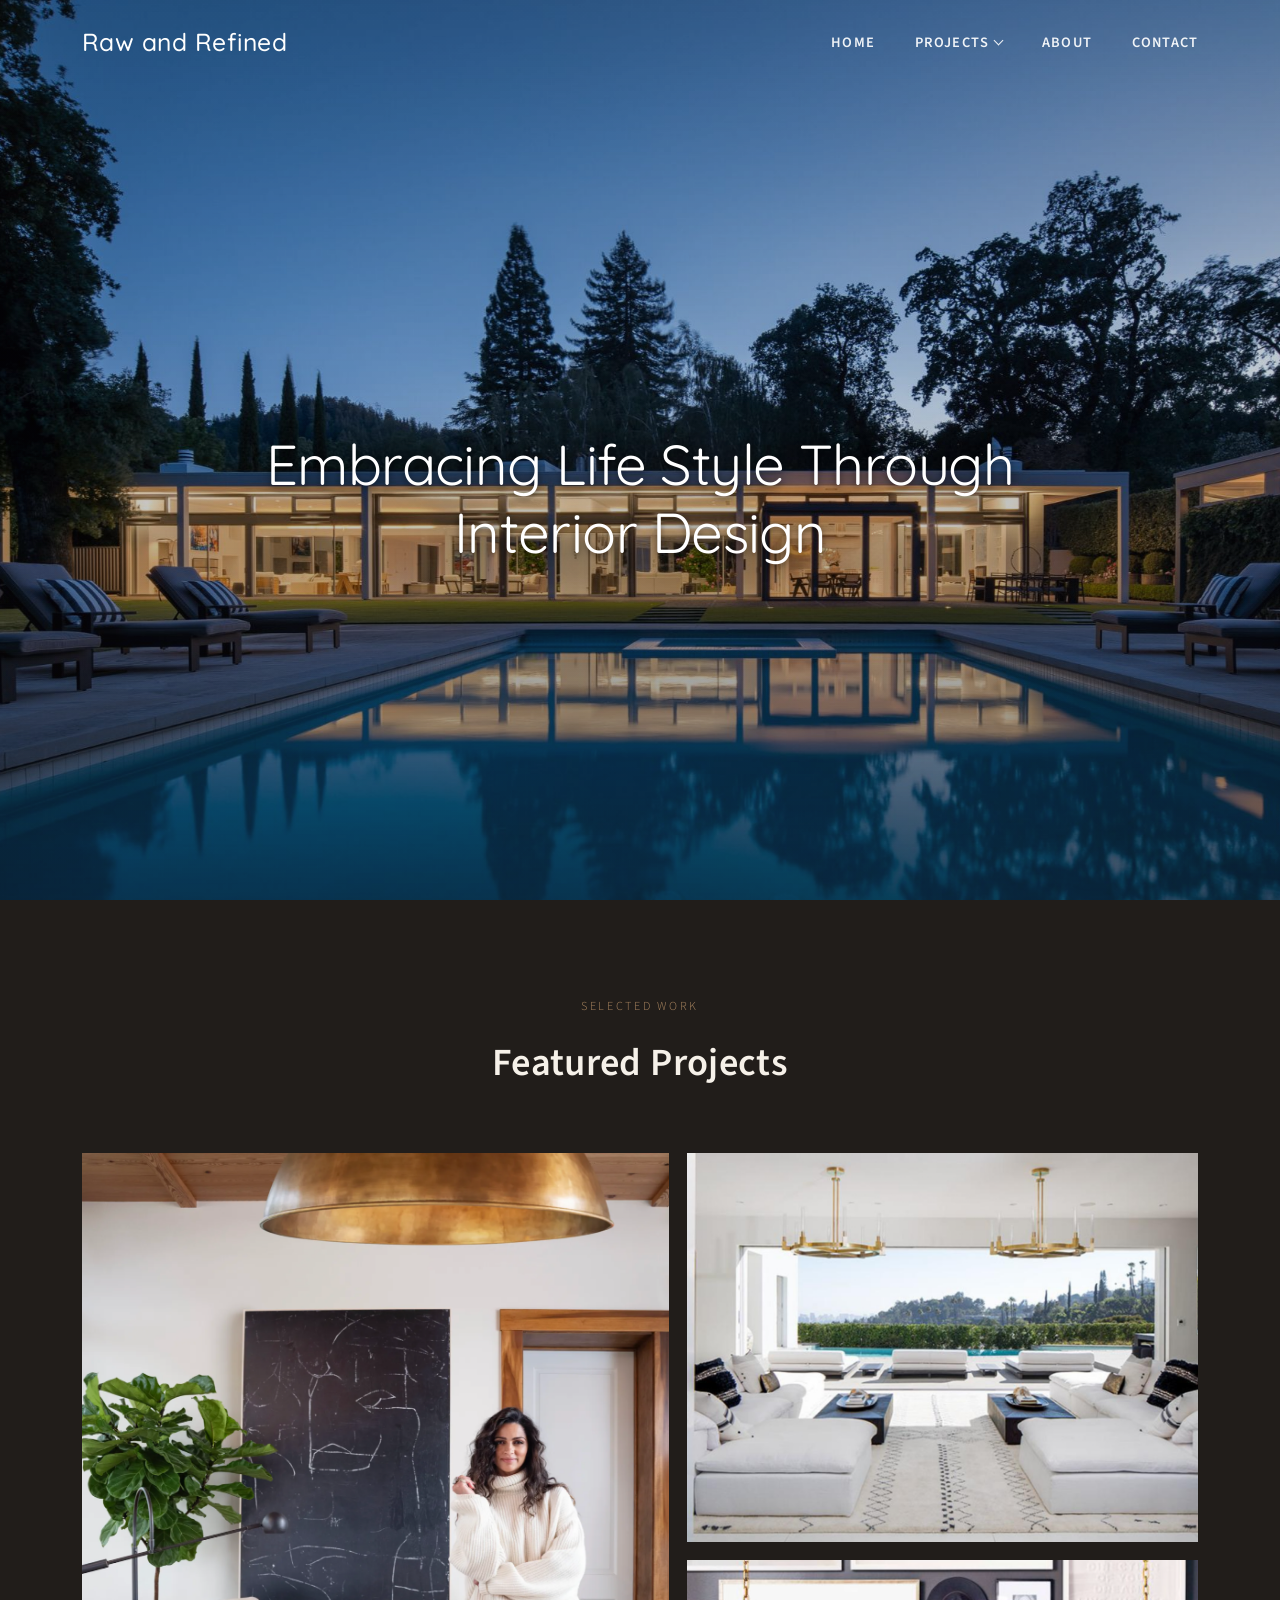
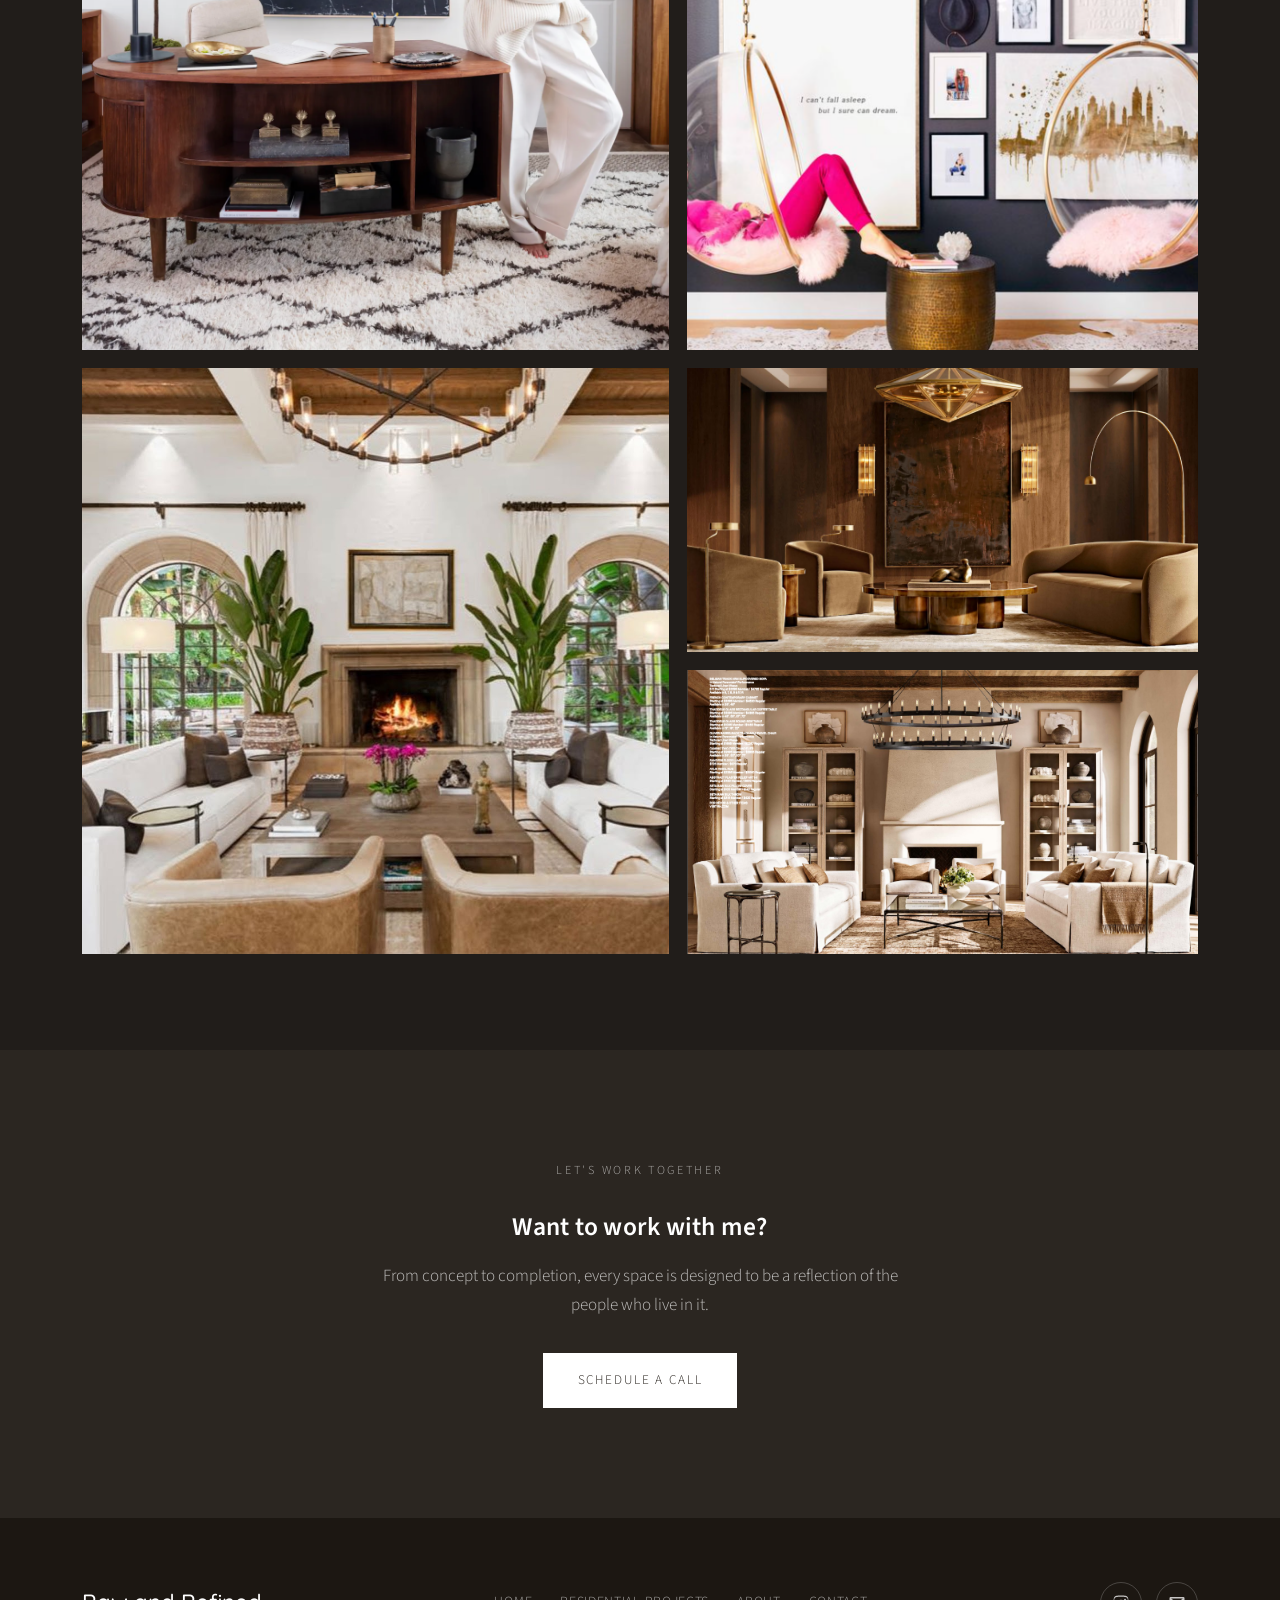
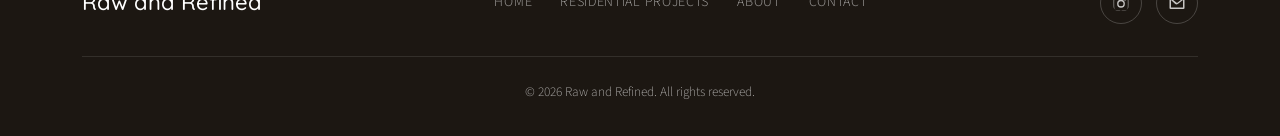
<file: index.html>
<!DOCTYPE html>
<html lang="en">
<head>
<meta charset="UTF-8">
<meta name="viewport" content="width=device-width, initial-scale=1.0">
<title>Raw and Refined | Interior Design</title>
<meta name="description" content="Raw and Refined — interior design studio creating homes worth celebrating. Residential design, styling, and set design.">
<link rel="icon" type="image/png" href="assets/img/favicon.png">
<link rel="stylesheet" href="assets/css/style.css?v=1788717525">
</head>
<body class="home-page">

<header class="site-header">
  <div class="container nav-inner">
    <a href="index.html" class="brand">Raw and Refined</a>
    <button class="menu-btn" aria-label="Toggle menu"><span></span></button>
    <nav>
      <ul class="nav-links">
        <li><a href="index.html">Home</a></li>
        <li class="nav-item-has-children">
          <a href="projects/index.html">Projects</a>
          <ul class="submenu">
            <li><a href="projects/villa-mariposa.html">Villa Mariposa</a></li>
            <li><a href="projects/anderson-residence.html">Anderson Residence</a></li>
            <li><a href="projects/camila-mcconaughey.html">Camila McConaughey</a></li>
            <li><a href="projects/casa-bella.html">Casa Bella</a></li>
            <li><a href="projects/catalogue-set-design.html">Catalogue Set Design</a></li>
          </ul>
        </li>
        <li><a href="about.html">About</a></li>
        <li><a href="contact.html">Contact</a></li>
      </ul>
    </nav>
  </div>
</header>

<section class="hero">
  <div class="hero-bg" style="background-image:url('assets/img/home/hero.jpg');"></div>
  <div class="container hero-inner">
    <h1 class="reveal-line reveal-h1">Embracing Life Style Through Interior Design</h1>
    <p class="hero-sub reveal-line reveal-sub">Creating A Home Worth Celebrate</p>
    <a href="contact.html" class="btn btn-light reveal-line reveal-cta">Want to work with me? Schedule a call</a>
  </div>
  <div class="hero-scroll" aria-hidden="true">&darr;</div>
</section>

<section>
  <div class="container">
    <div class="section-head">
      <p class="eyebrow">Selected Work</p>
      <h2>Featured Projects</h2>
    </div>
    <div class="grid-gallery">
      <div class="gg-row">
        <a class="gg-tall" href="projects/camila-mcconaughey.html"><img src="assets/img/gallery/home-1.jpg" alt="Camila McConaughey"></a>
        <div class="gg-stack">
          <a href="projects/casa-bella.html"><img src="assets/img/gallery/home-2.jpg" alt="Casa Bella"></a>
          <a href="projects/index.html"><img src="assets/img/gallery/home-3.jpg" alt="All Residential Projects"></a>
        </div>
      </div>
      <div class="gg-row">
        <div class="gg-stack">
          <a href="projects/catalogue-set-design.html"><img src="assets/img/gallery/home-4.jpg" alt="Catalogue Set Design"></a>
          <a href="projects/catalogue-set-design.html"><img src="assets/img/gallery/home-5.jpg" alt="Catalogue Set Design"></a>
        </div>
        <a class="gg-tall" href="projects/villa-mariposa.html"><img src="assets/img/gallery/home-6.jpg" alt="Villa Mariposa"></a>
      </div>
    </div>
  </div>
</section>

<section class="cta-band">
  <div class="container">
    <p class="eyebrow" style="color:rgba(255,255,255,0.6);">Let's Work Together</p>
    <h2>Want to work with me?</h2>
    <p>From concept to completion, every space is designed to be a reflection of the people who live in it.</p>
    <a href="contact.html" class="btn btn-light">Schedule a call</a>
  </div>
</section>

<footer class="site-footer">
  <div class="container">
    <div class="footer-inner">
      <div class="footer-brand">Raw and Refined</div>
      <ul class="footer-links">
        <li><a href="index.html">Home</a></li>
        <li><a href="projects/index.html">Residential Projects</a></li>
        <li><a href="about.html">About</a></li>
        <li><a href="contact.html">Contact</a></li>
      </ul>
      <div class="footer-social">
        <a class="icon-link" href="https://www.instagram.com/fabglamiedputri/" target="_blank" rel="noopener" aria-label="Instagram">
          <svg viewBox="0 0 24 24"><path d="M12 2.16c3.2 0 3.58.01 4.85.07 1.17.05 1.8.25 2.23.41.56.22.96.48 1.38.9.42.42.68.82.9 1.38.16.42.36 1.06.41 2.23.06 1.27.07 1.65.07 4.85s-.01 3.58-.07 4.85c-.05 1.17-.25 1.8-.41 2.23-.22.56-.48.96-.9 1.38-.42.42-.82.68-1.38.9-.42.16-1.06.36-2.23.41-1.27.06-1.65.07-4.85.07s-3.58-.01-4.85-.07c-1.17-.05-1.8-.25-2.23-.41-.56-.22-.96-.48-1.38-.9-.42-.42-.68-.82-.9-1.38-.16-.42-.36-1.06-.41-2.23-.06-1.27-.07-1.65-.07-4.85s.01-3.58.07-4.85c.05-1.17.25-1.8.41-2.23.22-.56.48-.96.9-1.38.42-.42.82-.68 1.38-.9.42-.16 1.06-.36 2.23-.41C8.42 2.17 8.8 2.16 12 2.16zm0 1.62c-3.14 0-3.5.01-4.74.07-1.03.05-1.6.22-1.97.36-.5.19-.85.42-1.22.8-.38.37-.6.72-.8 1.22-.14.37-.3.94-.36 1.97-.06 1.24-.07 1.6-.07 4.74s.01 3.5.07 4.74c.05 1.03.22 1.6.36 1.97.19.5.42.85.8 1.22.37.38.72.6 1.22.8.37.14.94.3 1.97.36 1.24.06 1.6.07 4.74.07s3.5-.01 4.74-.07c1.03-.05 1.6-.22 1.97-.36.5-.19.85-.42 1.22-.8.38-.37.6-.72.8-1.22.14-.37.3-.94.36-1.97.06-1.24.07-1.6.07-4.74s-.01-3.5-.07-4.74c-.05-1.03-.22-1.6-.36-1.97-.19-.5-.42-.85-.8-1.22a3.27 3.27 0 0 0-1.22-.8c-.37-.14-.94-.3-1.97-.36-1.24-.06-1.6-.07-4.74-.07zm0 4.05a5.17 5.17 0 1 1 0 10.34 5.17 5.17 0 0 1 0-10.34zm0 8.53a3.36 3.36 0 1 0 0-6.72 3.36 3.36 0 0 0 0 6.72zm6.58-8.74a1.21 1.21 0 1 1-2.42 0 1.21 1.21 0 0 1 2.42 0z"/></svg>
        </a>
        <a class="icon-link" href="mailto:putri@rawandrefinedco.com" aria-label="Email">
          <svg viewBox="0 0 24 24"><path d="M2 5.5A1.5 1.5 0 0 1 3.5 4h17A1.5 1.5 0 0 1 22 5.5v13a1.5 1.5 0 0 1-1.5 1.5h-17A1.5 1.5 0 0 1 2 18.5v-13zm2.2.5 7.36 5.75a.7.7 0 0 0 .88 0L19.8 6H4.2zM20 7.9l-6.98 5.46a2.7 2.7 0 0 1-3.34 0L4 7.9V18h16V7.9z"/></svg>
        </a>
      </div>
    </div>
    <div class="footer-bottom">&copy; 2026 Raw and Refined. All rights reserved.</div>
  </div>
</footer>

<script src="assets/js/main.js?v=1788717525"></script>
</body>
</html>
</file>
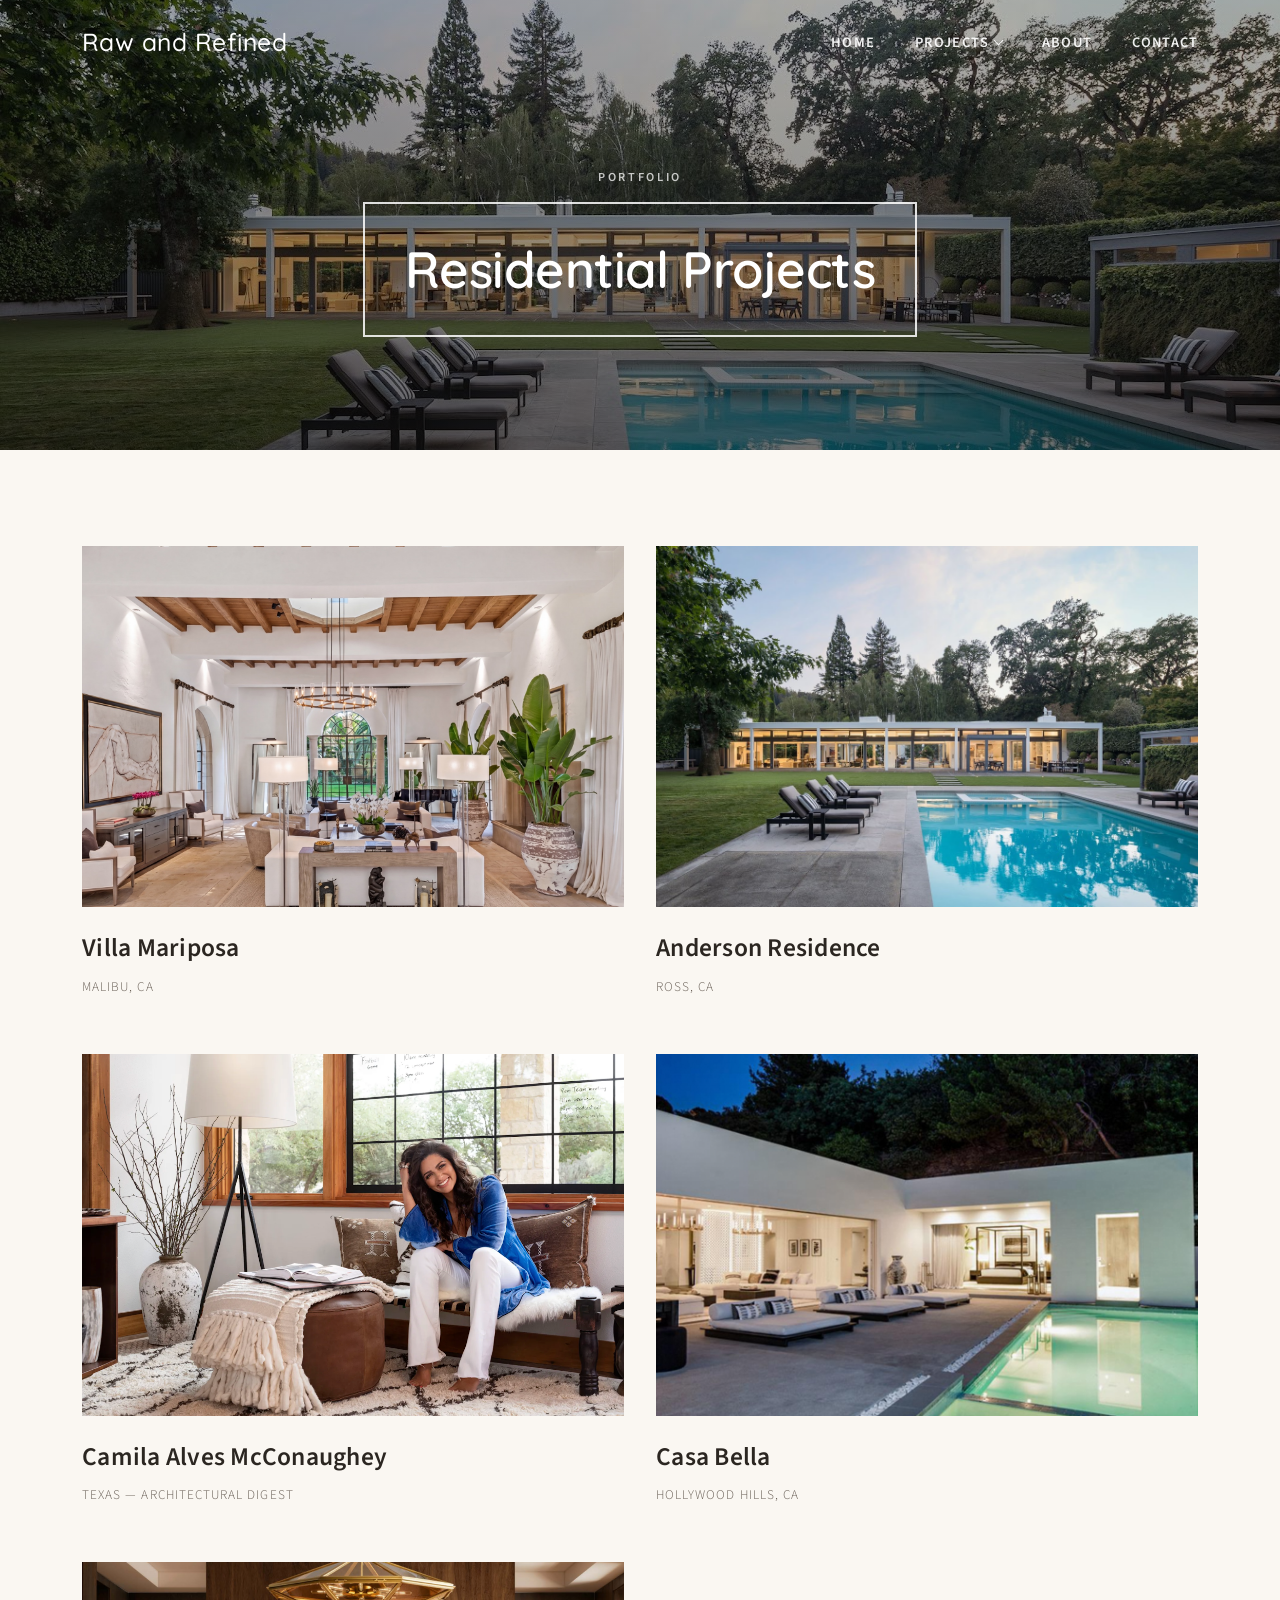
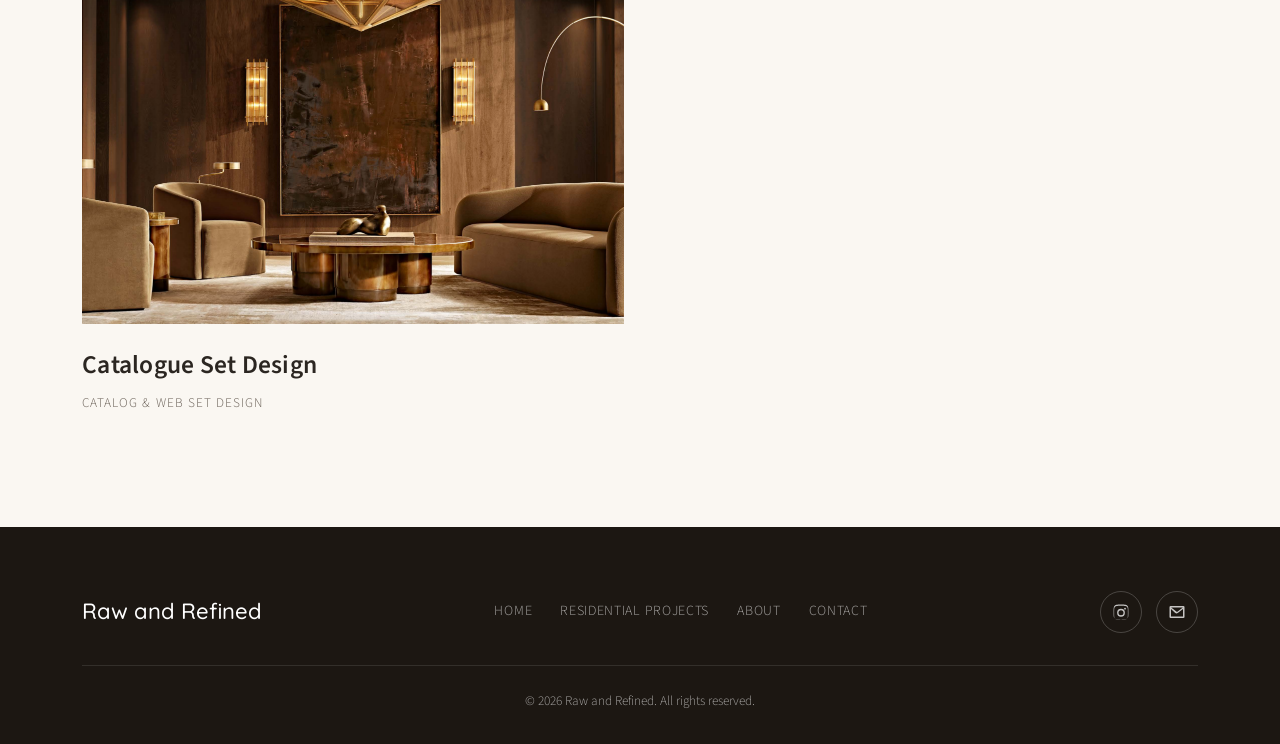
<file: projects/index.html>
<!DOCTYPE html>
<html lang="en">
<head>
<meta charset="UTF-8">
<meta name="viewport" content="width=device-width, initial-scale=1.0">
<title>Residential Projects | Raw and Refined</title>
<meta name="description" content="A selection of residential interior design projects by Raw and Refined.">
<link rel="icon" type="image/png" href="../assets/img/favicon.png">
<link rel="stylesheet" href="../assets/css/style.css?v=1788717525">
</head>
<body>

<header class="site-header">
  <div class="container nav-inner">
    <a href="../index.html" class="brand">Raw and Refined</a>
    <button class="menu-btn" aria-label="Toggle menu"><span></span></button>
    <nav>
      <ul class="nav-links">
        <li><a href="../index.html">Home</a></li>
        <li class="nav-item-has-children">
          <a href="index.html">Projects</a>
          <ul class="submenu">
            <li><a href="villa-mariposa.html">Villa Mariposa</a></li>
            <li><a href="anderson-residence.html">Anderson Residence</a></li>
            <li><a href="camila-mcconaughey.html">Camila McConaughey</a></li>
            <li><a href="casa-bella.html">Casa Bella</a></li>
            <li><a href="catalogue-set-design.html">Catalogue Set Design</a></li>
          </ul>
        </li>
        <li><a href="../about.html">About</a></li>
        <li><a href="../contact.html">Contact</a></li>
      </ul>
    </nav>
  </div>
</header>

<section class="page-banner" style="background-image:url('../assets/img/projects/anderson-residence/anderson-residence-1.jpg');">
  <div class="container page-banner-inner">
    <p class="eyebrow">Portfolio</p>
    <h1>Residential Projects</h1>
  </div>
</section>

<section>
  <div class="container">
    <div class="project-grid">
      <a class="project-card" href="villa-mariposa.html">
        <div class="thumb"><img src="../assets/img/projects/villa-mariposa/villa-mariposa-1.jpeg" alt="Villa Mariposa"></div>
        <h3>Villa Mariposa</h3>
        <p class="loc">Malibu, CA</p>
      </a>
      <a class="project-card" href="anderson-residence.html">
        <div class="thumb"><img src="../assets/img/projects/anderson-residence/anderson-residence-1.jpg" alt="Anderson Residence"></div>
        <h3>Anderson Residence</h3>
        <p class="loc">Ross, CA</p>
      </a>
      <a class="project-card" href="camila-mcconaughey.html">
        <div class="thumb"><img src="../assets/img/projects/camila-mcconaughey/camila-mcconaughey-2.jpg" alt="Camila McConaughey"></div>
        <h3>Camila Alves McConaughey</h3>
        <p class="loc">Texas &mdash; Architectural Digest</p>
      </a>
      <a class="project-card" href="casa-bella.html">
        <div class="thumb"><img src="../assets/img/projects/casa-bella/casa-bella-1.jpg" alt="Casa Bella"></div>
        <h3>Casa Bella</h3>
        <p class="loc">Hollywood Hills, CA</p>
      </a>
      <a class="project-card" href="catalogue-set-design.html">
        <div class="thumb"><img src="../assets/img/projects/catalogue-set-design/catalogue-set-design-1.jpg" alt="Catalogue Set Design"></div>
        <h3>Catalogue Set Design</h3>
        <p class="loc">Catalog &amp; Web Set Design</p>
      </a>
    </div>
  </div>
</section>

<footer class="site-footer">
  <div class="container">
    <div class="footer-inner">
      <div class="footer-brand">Raw and Refined</div>
      <ul class="footer-links">
        <li><a href="../index.html">Home</a></li>
        <li><a href="index.html">Residential Projects</a></li>
        <li><a href="../about.html">About</a></li>
        <li><a href="../contact.html">Contact</a></li>
      </ul>
      <div class="footer-social">
        <a class="icon-link" href="https://www.instagram.com/fabglamiedputri/" target="_blank" rel="noopener" aria-label="Instagram">
          <svg viewBox="0 0 24 24"><path d="M12 2.16c3.2 0 3.58.01 4.85.07 1.17.05 1.8.25 2.23.41.56.22.96.48 1.38.9.42.42.68.82.9 1.38.16.42.36 1.06.41 2.23.06 1.27.07 1.65.07 4.85s-.01 3.58-.07 4.85c-.05 1.17-.25 1.8-.41 2.23-.22.56-.48.96-.9 1.38-.42.42-.82.68-1.38.9-.42.16-1.06.36-2.23.41-1.27.06-1.65.07-4.85.07s-3.58-.01-4.85-.07c-1.17-.05-1.8-.25-2.23-.41-.56-.22-.96-.48-1.38-.9-.42-.42-.68-.82-.9-1.38-.16-.42-.36-1.06-.41-2.23-.06-1.27-.07-1.65-.07-4.85s.01-3.58.07-4.85c.05-1.17.25-1.8.41-2.23.22-.56.48-.96.9-1.38.42-.42.82-.68 1.38-.9.42-.16 1.06-.36 2.23-.41C8.42 2.17 8.8 2.16 12 2.16zm0 1.62c-3.14 0-3.5.01-4.74.07-1.03.05-1.6.22-1.97.36-.5.19-.85.42-1.22.8-.38.37-.6.72-.8 1.22-.14.37-.3.94-.36 1.97-.06 1.24-.07 1.6-.07 4.74s.01 3.5.07 4.74c.05 1.03.22 1.6.36 1.97.19.5.42.85.8 1.22.37.38.72.6 1.22.8.37.14.94.3 1.97.36 1.24.06 1.6.07 4.74.07s3.5-.01 4.74-.07c1.03-.05 1.6-.22 1.97-.36.5-.19.85-.42 1.22-.8.38-.37.6-.72.8-1.22.14-.37.3-.94.36-1.97.06-1.24.07-1.6.07-4.74s-.01-3.5-.07-4.74c-.05-1.03-.22-1.6-.36-1.97-.19-.5-.42-.85-.8-1.22a3.27 3.27 0 0 0-1.22-.8c-.37-.14-.94-.3-1.97-.36-1.24-.06-1.6-.07-4.74-.07zm0 4.05a5.17 5.17 0 1 1 0 10.34 5.17 5.17 0 0 1 0-10.34zm0 8.53a3.36 3.36 0 1 0 0-6.72 3.36 3.36 0 0 0 0 6.72zm6.58-8.74a1.21 1.21 0 1 1-2.42 0 1.21 1.21 0 0 1 2.42 0z"/></svg>
        </a>
        <a class="icon-link" href="mailto:putri@rawandrefinedco.com" aria-label="Email">
          <svg viewBox="0 0 24 24"><path d="M2 5.5A1.5 1.5 0 0 1 3.5 4h17A1.5 1.5 0 0 1 22 5.5v13a1.5 1.5 0 0 1-1.5 1.5h-17A1.5 1.5 0 0 1 2 18.5v-13zm2.2.5 7.36 5.75a.7.7 0 0 0 .88 0L19.8 6H4.2zM20 7.9l-6.98 5.46a2.7 2.7 0 0 1-3.34 0L4 7.9V18h16V7.9z"/></svg>
        </a>
      </div>
    </div>
    <div class="footer-bottom">&copy; 2026 Raw and Refined. All rights reserved.</div>
  </div>
</footer>

<script src="../assets/js/main.js?v=1788717525"></script>
</body>
</html>
</file>
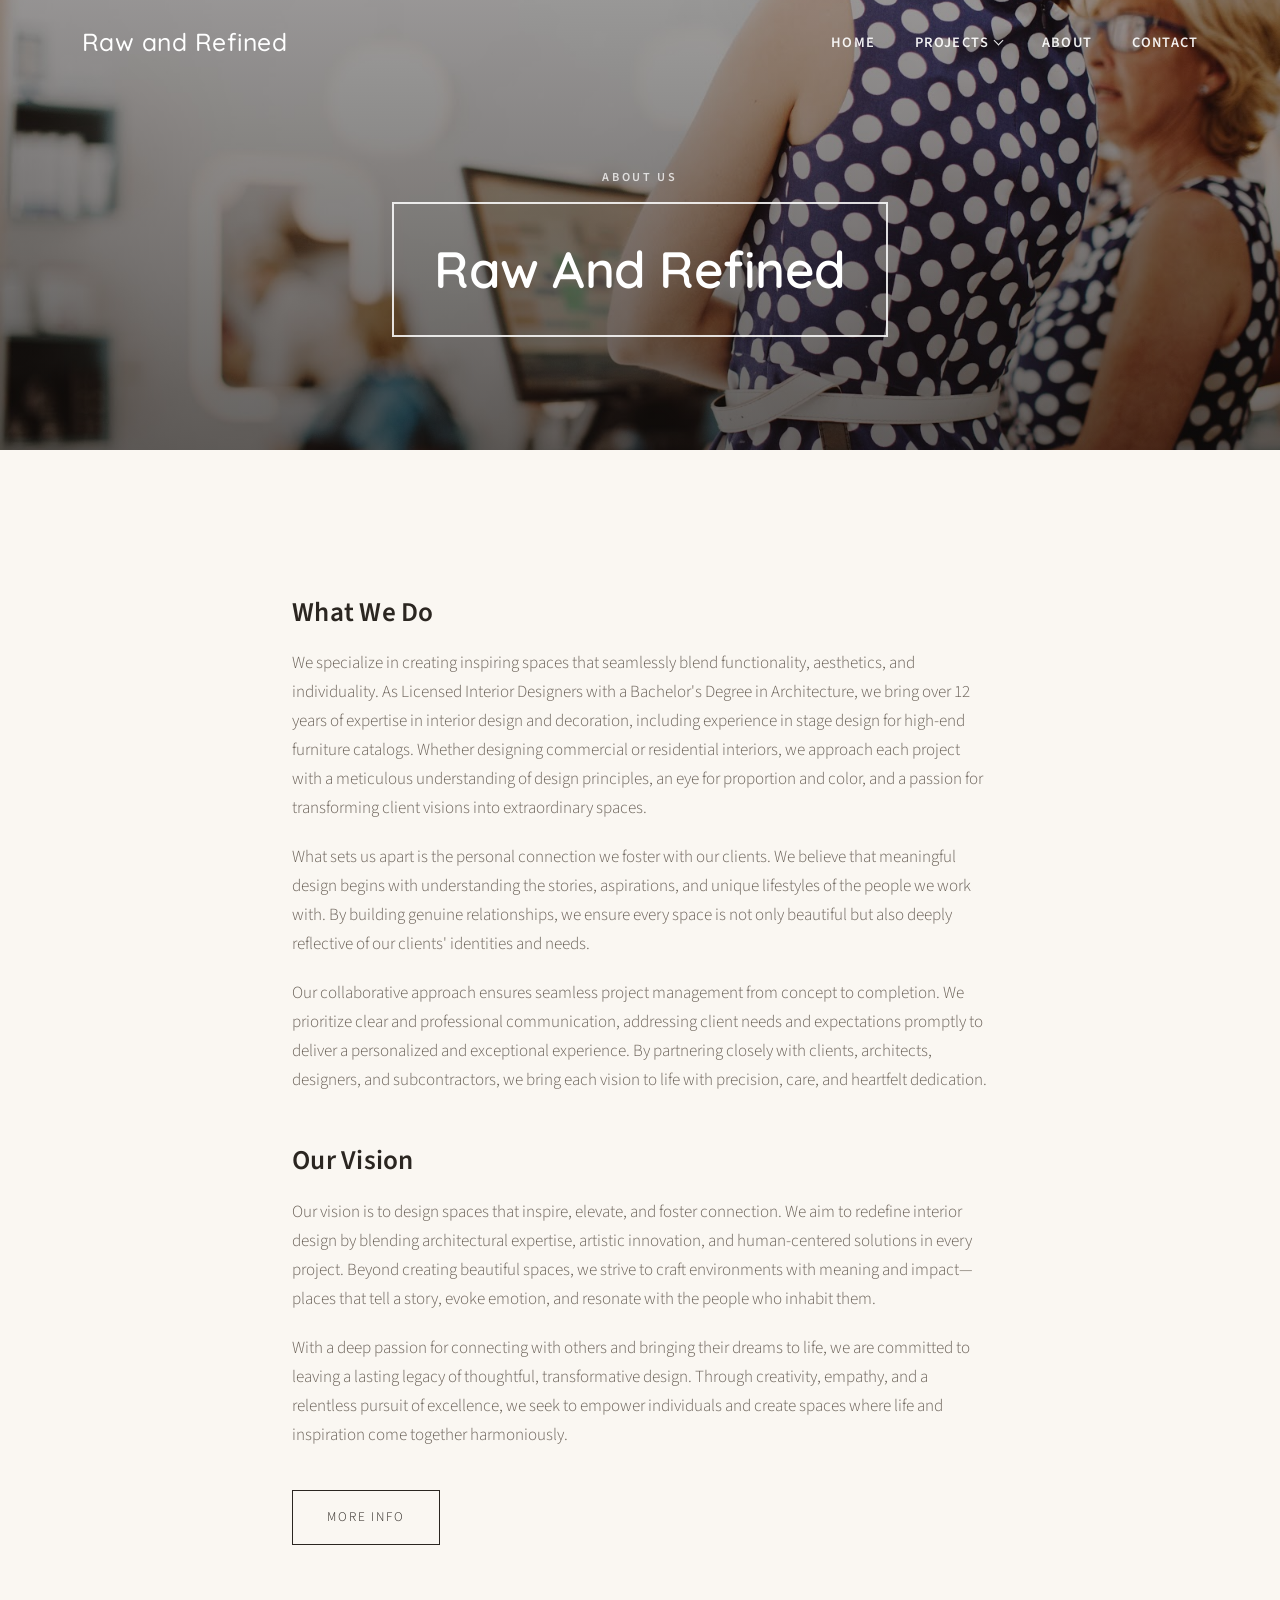
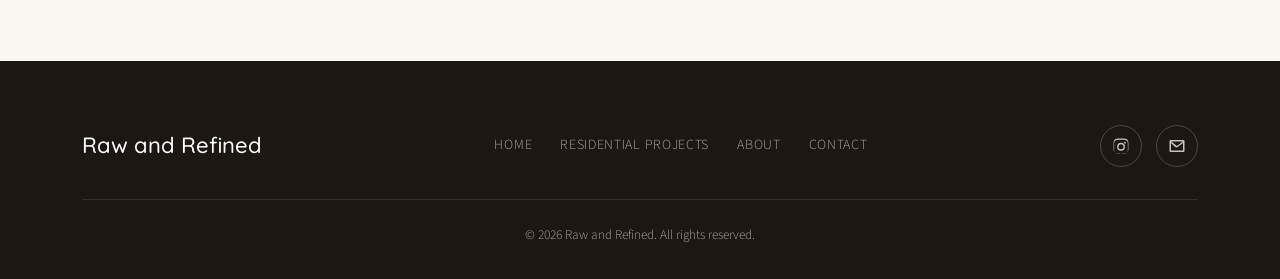
<file: about.html>
<!DOCTYPE html>
<html lang="en">
<head>
<meta charset="UTF-8">
<meta name="viewport" content="width=device-width, initial-scale=1.0">
<title>About | Raw and Refined</title>
<meta name="description" content="Raw and Refined is led by licensed interior designers with 12+ years of experience creating inspiring, personal spaces.">
<link rel="icon" type="image/png" href="assets/img/favicon.png">
<link rel="stylesheet" href="assets/css/style.css?v=1788717525">
</head>
<body>

<header class="site-header">
  <div class="container nav-inner">
    <a href="index.html" class="brand">Raw and Refined</a>
    <button class="menu-btn" aria-label="Toggle menu"><span></span></button>
    <nav>
      <ul class="nav-links">
        <li><a href="index.html">Home</a></li>
        <li class="nav-item-has-children">
          <a href="projects/index.html">Projects</a>
          <ul class="submenu">
            <li><a href="projects/villa-mariposa.html">Villa Mariposa</a></li>
            <li><a href="projects/anderson-residence.html">Anderson Residence</a></li>
            <li><a href="projects/camila-mcconaughey.html">Camila McConaughey</a></li>
            <li><a href="projects/casa-bella.html">Casa Bella</a></li>
            <li><a href="projects/catalogue-set-design.html">Catalogue Set Design</a></li>
          </ul>
        </li>
        <li><a href="about.html">About</a></li>
        <li><a href="contact.html">Contact</a></li>
      </ul>
    </nav>
  </div>
</header>

<section class="page-banner" style="background-image:url('assets/img/about/hero.jpg');">
  <div class="container page-banner-inner">
    <p class="eyebrow">About Us</p>
    <h1>Raw And Refined</h1>
  </div>
</section>

<section>
  <div class="container about-block">
    <h3>What We Do</h3>
    <p>We specialize in creating inspiring spaces that seamlessly blend functionality, aesthetics, and individuality. As Licensed Interior Designers with a Bachelor's Degree in Architecture, we bring over 12 years of expertise in interior design and decoration, including experience in stage design for high-end furniture catalogs. Whether designing commercial or residential interiors, we approach each project with a meticulous understanding of design principles, an eye for proportion and color, and a passion for transforming client visions into extraordinary spaces.</p>
    <p>What sets us apart is the personal connection we foster with our clients. We believe that meaningful design begins with understanding the stories, aspirations, and unique lifestyles of the people we work with. By building genuine relationships, we ensure every space is not only beautiful but also deeply reflective of our clients' identities and needs.</p>
    <p>Our collaborative approach ensures seamless project management from concept to completion. We prioritize clear and professional communication, addressing client needs and expectations promptly to deliver a personalized and exceptional experience. By partnering closely with clients, architects, designers, and subcontractors, we bring each vision to life with precision, care, and heartfelt dedication.</p>

    <h3>Our Vision</h3>
    <p>Our vision is to design spaces that inspire, elevate, and foster connection. We aim to redefine interior design by blending architectural expertise, artistic innovation, and human-centered solutions in every project. Beyond creating beautiful spaces, we strive to craft environments with meaning and impact&mdash;places that tell a story, evoke emotion, and resonate with the people who inhabit them.</p>
    <p>With a deep passion for connecting with others and bringing their dreams to life, we are committed to leaving a lasting legacy of thoughtful, transformative design. Through creativity, empathy, and a relentless pursuit of excellence, we seek to empower individuals and create spaces where life and inspiration come together harmoniously.</p>

    <p style="margin-top:2.4em;"><a href="contact.html" class="btn btn-dark">More Info</a></p>
  </div>
</section>

<footer class="site-footer">
  <div class="container">
    <div class="footer-inner">
      <div class="footer-brand">Raw and Refined</div>
      <ul class="footer-links">
        <li><a href="index.html">Home</a></li>
        <li><a href="projects/index.html">Residential Projects</a></li>
        <li><a href="about.html">About</a></li>
        <li><a href="contact.html">Contact</a></li>
      </ul>
      <div class="footer-social">
        <a class="icon-link" href="https://www.instagram.com/fabglamiedputri/" target="_blank" rel="noopener" aria-label="Instagram">
          <svg viewBox="0 0 24 24"><path d="M12 2.16c3.2 0 3.58.01 4.85.07 1.17.05 1.8.25 2.23.41.56.22.96.48 1.38.9.42.42.68.82.9 1.38.16.42.36 1.06.41 2.23.06 1.27.07 1.65.07 4.85s-.01 3.58-.07 4.85c-.05 1.17-.25 1.8-.41 2.23-.22.56-.48.96-.9 1.38-.42.42-.82.68-1.38.9-.42.16-1.06.36-2.23.41-1.27.06-1.65.07-4.85.07s-3.58-.01-4.85-.07c-1.17-.05-1.8-.25-2.23-.41-.56-.22-.96-.48-1.38-.9-.42-.42-.68-.82-.9-1.38-.16-.42-.36-1.06-.41-2.23-.06-1.27-.07-1.65-.07-4.85s.01-3.58.07-4.85c.05-1.17.25-1.8.41-2.23.22-.56.48-.96.9-1.38.42-.42.82-.68 1.38-.9.42-.16 1.06-.36 2.23-.41C8.42 2.17 8.8 2.16 12 2.16zm0 1.62c-3.14 0-3.5.01-4.74.07-1.03.05-1.6.22-1.97.36-.5.19-.85.42-1.22.8-.38.37-.6.72-.8 1.22-.14.37-.3.94-.36 1.97-.06 1.24-.07 1.6-.07 4.74s.01 3.5.07 4.74c.05 1.03.22 1.6.36 1.97.19.5.42.85.8 1.22.37.38.72.6 1.22.8.37.14.94.3 1.97.36 1.24.06 1.6.07 4.74.07s3.5-.01 4.74-.07c1.03-.05 1.6-.22 1.97-.36.5-.19.85-.42 1.22-.8.38-.37.6-.72.8-1.22.14-.37.3-.94.36-1.97.06-1.24.07-1.6.07-4.74s-.01-3.5-.07-4.74c-.05-1.03-.22-1.6-.36-1.97-.19-.5-.42-.85-.8-1.22a3.27 3.27 0 0 0-1.22-.8c-.37-.14-.94-.3-1.97-.36-1.24-.06-1.6-.07-4.74-.07zm0 4.05a5.17 5.17 0 1 1 0 10.34 5.17 5.17 0 0 1 0-10.34zm0 8.53a3.36 3.36 0 1 0 0-6.72 3.36 3.36 0 0 0 0 6.72zm6.58-8.74a1.21 1.21 0 1 1-2.42 0 1.21 1.21 0 0 1 2.42 0z"/></svg>
        </a>
        <a class="icon-link" href="mailto:putri@rawandrefinedco.com" aria-label="Email">
          <svg viewBox="0 0 24 24"><path d="M2 5.5A1.5 1.5 0 0 1 3.5 4h17A1.5 1.5 0 0 1 22 5.5v13a1.5 1.5 0 0 1-1.5 1.5h-17A1.5 1.5 0 0 1 2 18.5v-13zm2.2.5 7.36 5.75a.7.7 0 0 0 .88 0L19.8 6H4.2zM20 7.9l-6.98 5.46a2.7 2.7 0 0 1-3.34 0L4 7.9V18h16V7.9z"/></svg>
        </a>
      </div>
    </div>
    <div class="footer-bottom">&copy; 2026 Raw and Refined. All rights reserved.</div>
  </div>
</footer>

<script src="assets/js/main.js?v=1788717525"></script>
</body>
</html>
</file>
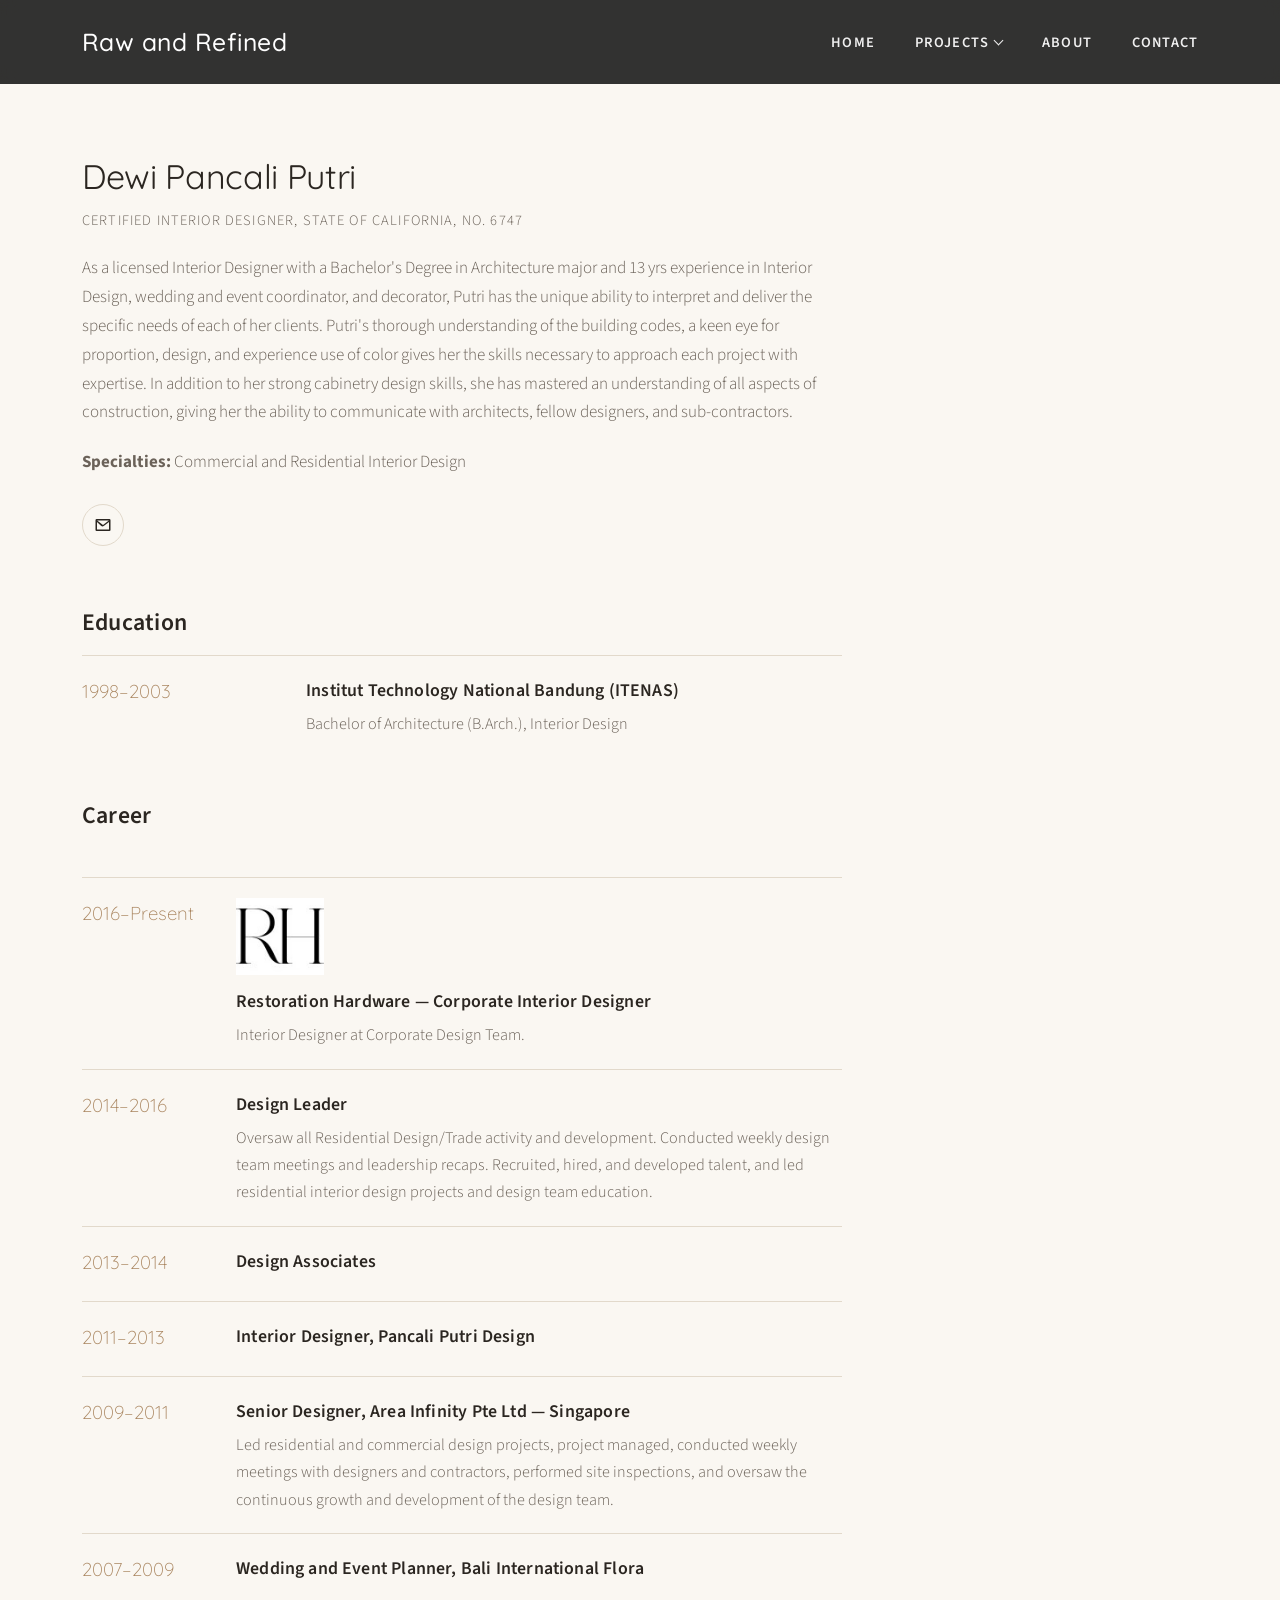
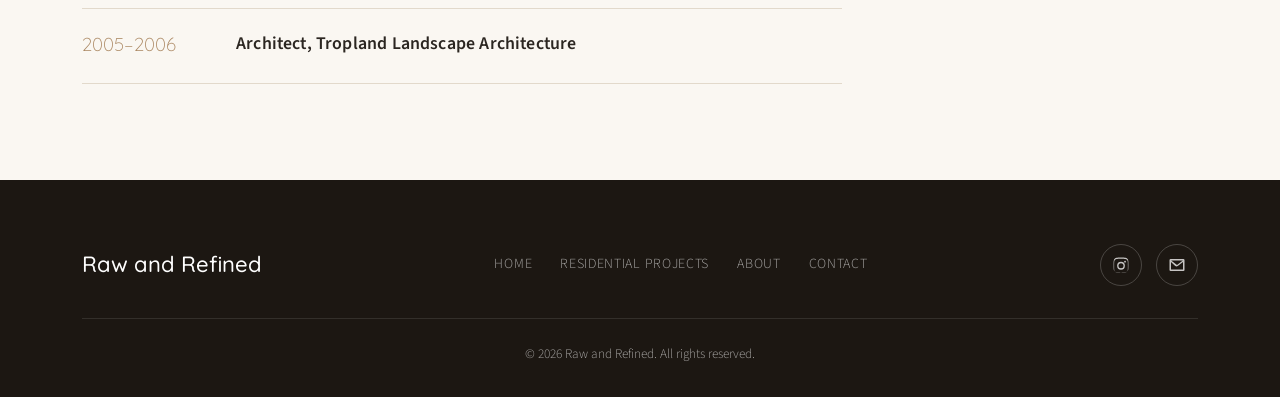
<file: contact.html>
<!DOCTYPE html>
<html lang="en">
<head>
<meta charset="UTF-8">
<meta name="viewport" content="width=device-width, initial-scale=1.0">
<title>Contact | Raw and Refined</title>
<meta name="description" content="Meet Dewi Pancali Putri, Certified Interior Designer, State of California No. 6747.">
<link rel="icon" type="image/png" href="assets/img/favicon.png">
<link rel="stylesheet" href="assets/css/style.css?v=1788717525">
</head>
<body>

<header class="site-header">
  <div class="container nav-inner">
    <a href="index.html" class="brand">Raw and Refined</a>
    <button class="menu-btn" aria-label="Toggle menu"><span></span></button>
    <nav>
      <ul class="nav-links">
        <li><a href="index.html">Home</a></li>
        <li class="nav-item-has-children">
          <a href="projects/index.html">Projects</a>
          <ul class="submenu">
            <li><a href="projects/villa-mariposa.html">Villa Mariposa</a></li>
            <li><a href="projects/anderson-residence.html">Anderson Residence</a></li>
            <li><a href="projects/camila-mcconaughey.html">Camila McConaughey</a></li>
            <li><a href="projects/casa-bella.html">Casa Bella</a></li>
            <li><a href="projects/catalogue-set-design.html">Catalogue Set Design</a></li>
          </ul>
        </li>
        <li><a href="about.html">About</a></li>
        <li><a href="contact.html">Contact</a></li>
      </ul>
    </nav>
  </div>
</header>

<section style="padding-top: calc(var(--nav-height) + 64px);">
  <div class="container">
    <div class="bio-layout bio-layout-single">
      <div class="bio-block">
        <h1 class="bio-name">Dewi Pancali Putri</h1>
        <p class="bio-title">Certified Interior Designer, State of California, No. 6747</p>
        <p>As a licensed Interior Designer with a Bachelor's Degree in Architecture major and 13 yrs experience in Interior Design, wedding and event coordinator, and decorator, Putri has the unique ability to interpret and deliver the specific needs of each of her clients. Putri's thorough understanding of the building codes, a keen eye for proportion, design, and experience use of color gives her the skills necessary to approach each project with expertise. In addition to her strong cabinetry design skills, she has mastered an understanding of all aspects of construction, giving her the ability to communicate with architects, fellow designers, and sub-contractors.</p>
        <p><strong>Specialties:</strong> Commercial and Residential Interior Design</p>

        <div class="contact-links">
          <a class="icon-link" href="mailto:putri@rawandrefinedco.com" aria-label="Email">
            <svg viewBox="0 0 24 24"><path d="M2 5.5A1.5 1.5 0 0 1 3.5 4h17A1.5 1.5 0 0 1 22 5.5v13a1.5 1.5 0 0 1-1.5 1.5h-17A1.5 1.5 0 0 1 2 18.5v-13zm2.2.5 7.36 5.75a.7.7 0 0 0 .88 0L19.8 6H4.2zM20 7.9l-6.98 5.46a2.7 2.7 0 0 1-3.34 0L4 7.9V18h16V7.9z"/></svg>
          </a>
        </div>

        <h3 style="margin-top:2.4em; font-size:1.4rem;">Education</h3>
        <div class="timeline-row" style="grid-template-columns: 200px 1fr;">
          <div class="timeline-year">1998&ndash;2003</div>
          <div>
            <h4>Institut Technology National Bandung (ITENAS)</h4>
            <p>Bachelor of Architecture (B.Arch.), Interior Design</p>
          </div>
        </div>

        <h3 style="margin-top:1.6em; font-size:1.4rem;">Career</h3>
        <div class="timeline">
          <div class="timeline-row">
            <div class="timeline-year">2016&ndash;Present</div>
            <div>
              <img class="career-logo" src="assets/img/contact/rh-logo.jpg" alt="Restoration Hardware">
              <h4>Restoration Hardware &mdash; Corporate Interior Designer</h4>
              <p>Interior Designer at Corporate Design Team.</p>
            </div>
          </div>
          <div class="timeline-row">
            <div class="timeline-year">2014&ndash;2016</div>
            <div>
              <h4>Design Leader</h4>
              <p>Oversaw all Residential Design/Trade activity and development. Conducted weekly design team meetings and leadership recaps. Recruited, hired, and developed talent, and led residential interior design projects and design team education.</p>
            </div>
          </div>
          <div class="timeline-row">
            <div class="timeline-year">2013&ndash;2014</div>
            <div>
              <h4>Design Associates</h4>
            </div>
          </div>
          <div class="timeline-row">
            <div class="timeline-year">2011&ndash;2013</div>
            <div>
              <h4>Interior Designer, Pancali Putri Design</h4>
            </div>
          </div>
          <div class="timeline-row">
            <div class="timeline-year">2009&ndash;2011</div>
            <div>
              <h4>Senior Designer, Area Infinity Pte Ltd &mdash; Singapore</h4>
              <p>Led residential and commercial design projects, project managed, conducted weekly meetings with designers and contractors, performed site inspections, and oversaw the continuous growth and development of the design team.</p>
            </div>
          </div>
          <div class="timeline-row">
            <div class="timeline-year">2007&ndash;2009</div>
            <div>
              <h4>Wedding and Event Planner, Bali International Flora</h4>
            </div>
          </div>
          <div class="timeline-row">
            <div class="timeline-year">2005&ndash;2006</div>
            <div>
              <h4>Architect, Tropland Landscape Architecture</h4>
            </div>
          </div>
        </div>
      </div>
    </div>
  </div>
</section>

<footer class="site-footer">
  <div class="container">
    <div class="footer-inner">
      <div class="footer-brand">Raw and Refined</div>
      <ul class="footer-links">
        <li><a href="index.html">Home</a></li>
        <li><a href="projects/index.html">Residential Projects</a></li>
        <li><a href="about.html">About</a></li>
        <li><a href="contact.html">Contact</a></li>
      </ul>
      <div class="footer-social">
        <a class="icon-link" href="https://www.instagram.com/fabglamiedputri/" target="_blank" rel="noopener" aria-label="Instagram">
          <svg viewBox="0 0 24 24"><path d="M12 2.16c3.2 0 3.58.01 4.85.07 1.17.05 1.8.25 2.23.41.56.22.96.48 1.38.9.42.42.68.82.9 1.38.16.42.36 1.06.41 2.23.06 1.27.07 1.65.07 4.85s-.01 3.58-.07 4.85c-.05 1.17-.25 1.8-.41 2.23-.22.56-.48.96-.9 1.38-.42.42-.82.68-1.38.9-.42.16-1.06.36-2.23.41-1.27.06-1.65.07-4.85.07s-3.58-.01-4.85-.07c-1.17-.05-1.8-.25-2.23-.41-.56-.22-.96-.48-1.38-.9-.42-.42-.68-.82-.9-1.38-.16-.42-.36-1.06-.41-2.23-.06-1.27-.07-1.65-.07-4.85s.01-3.58.07-4.85c.05-1.17.25-1.8.41-2.23.22-.56.48-.96.9-1.38.42-.42.82-.68 1.38-.9.42-.16 1.06-.36 2.23-.41C8.42 2.17 8.8 2.16 12 2.16zm0 1.62c-3.14 0-3.5.01-4.74.07-1.03.05-1.6.22-1.97.36-.5.19-.85.42-1.22.8-.38.37-.6.72-.8 1.22-.14.37-.3.94-.36 1.97-.06 1.24-.07 1.6-.07 4.74s.01 3.5.07 4.74c.05 1.03.22 1.6.36 1.97.19.5.42.85.8 1.22.37.38.72.6 1.22.8.37.14.94.3 1.97.36 1.24.06 1.6.07 4.74.07s3.5-.01 4.74-.07c1.03-.05 1.6-.22 1.97-.36.5-.19.85-.42 1.22-.8.38-.37.6-.72.8-1.22.14-.37.3-.94.36-1.97.06-1.24.07-1.6.07-4.74s-.01-3.5-.07-4.74c-.05-1.03-.22-1.6-.36-1.97-.19-.5-.42-.85-.8-1.22a3.27 3.27 0 0 0-1.22-.8c-.37-.14-.94-.3-1.97-.36-1.24-.06-1.6-.07-4.74-.07zm0 4.05a5.17 5.17 0 1 1 0 10.34 5.17 5.17 0 0 1 0-10.34zm0 8.53a3.36 3.36 0 1 0 0-6.72 3.36 3.36 0 0 0 0 6.72zm6.58-8.74a1.21 1.21 0 1 1-2.42 0 1.21 1.21 0 0 1 2.42 0z"/></svg>
        </a>
        <a class="icon-link" href="mailto:putri@rawandrefinedco.com" aria-label="Email">
          <svg viewBox="0 0 24 24"><path d="M2 5.5A1.5 1.5 0 0 1 3.5 4h17A1.5 1.5 0 0 1 22 5.5v13a1.5 1.5 0 0 1-1.5 1.5h-17A1.5 1.5 0 0 1 2 18.5v-13zm2.2.5 7.36 5.75a.7.7 0 0 0 .88 0L19.8 6H4.2zM20 7.9l-6.98 5.46a2.7 2.7 0 0 1-3.34 0L4 7.9V18h16V7.9z"/></svg>
        </a>
      </div>
    </div>
    <div class="footer-bottom">&copy; 2026 Raw and Refined. All rights reserved.</div>
  </div>
</footer>

<script src="assets/js/main.js?v=1788717525"></script>
</body>
</html>
</file>
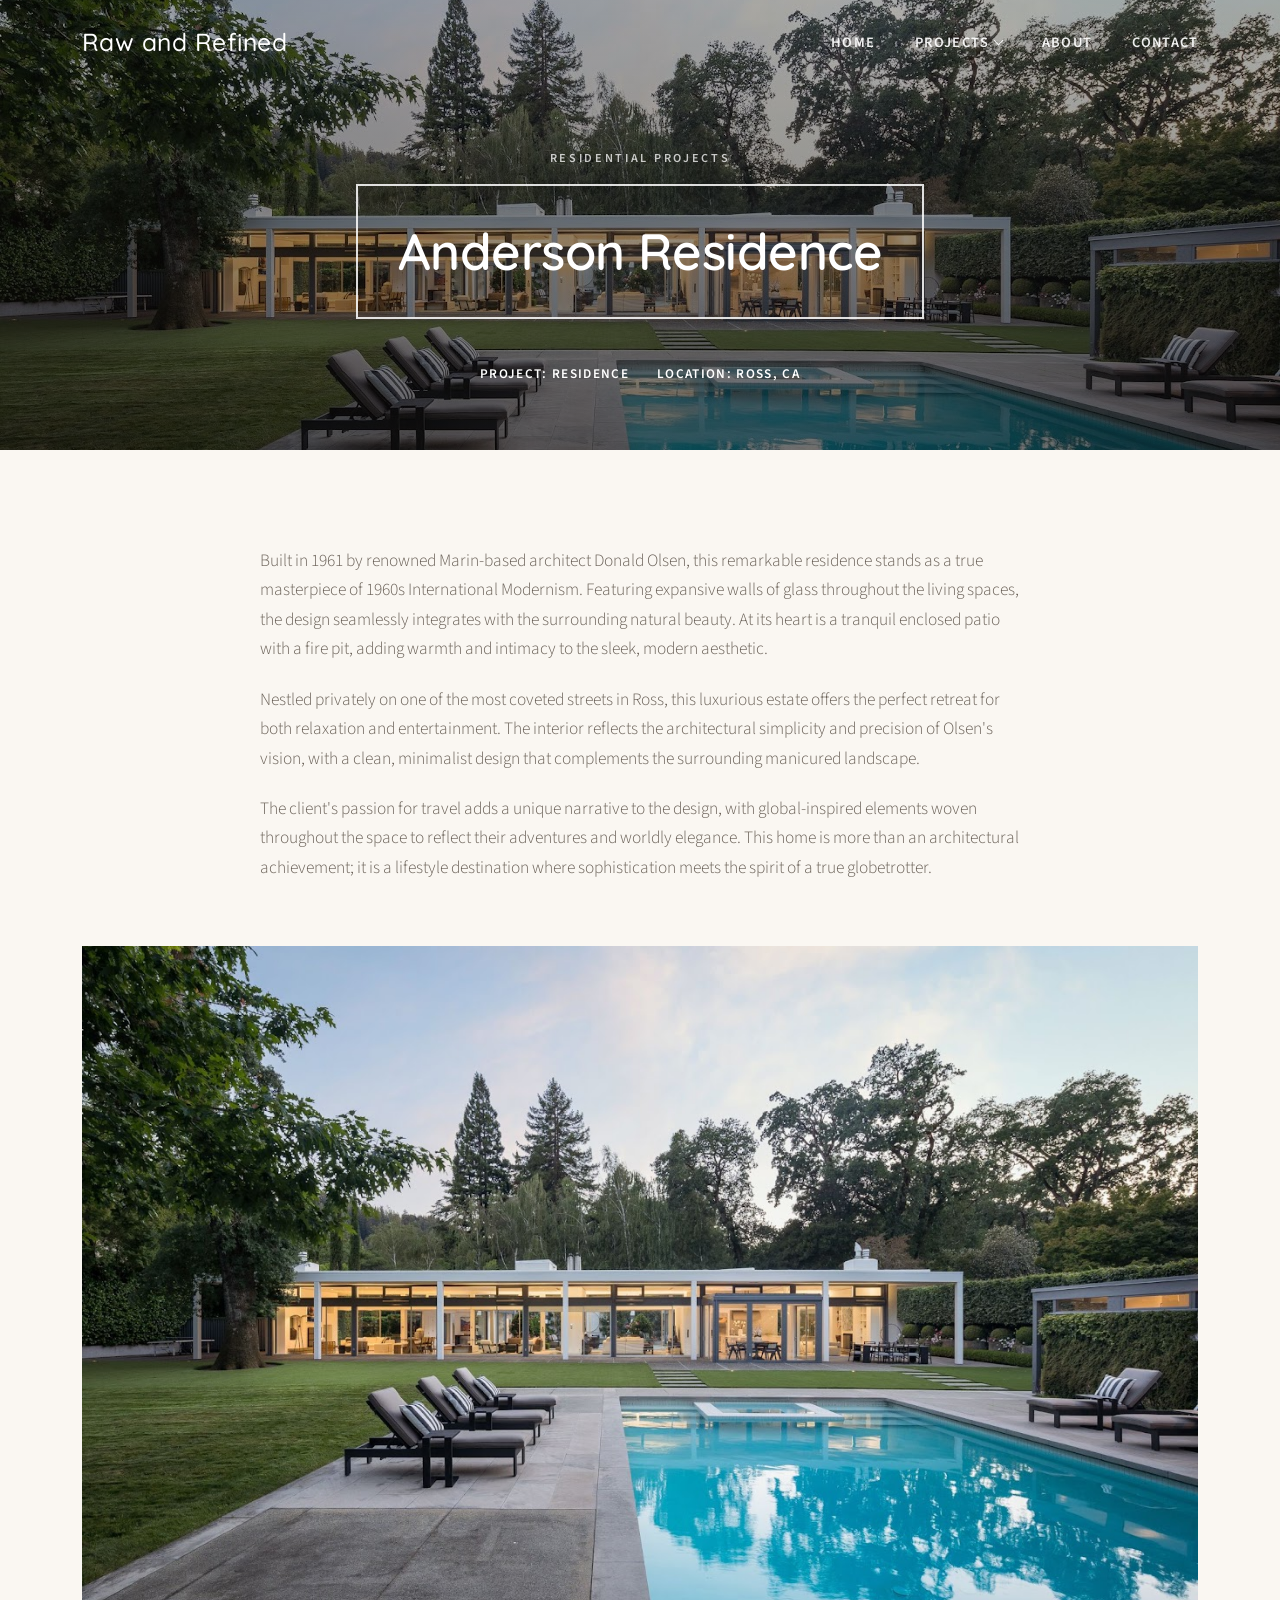
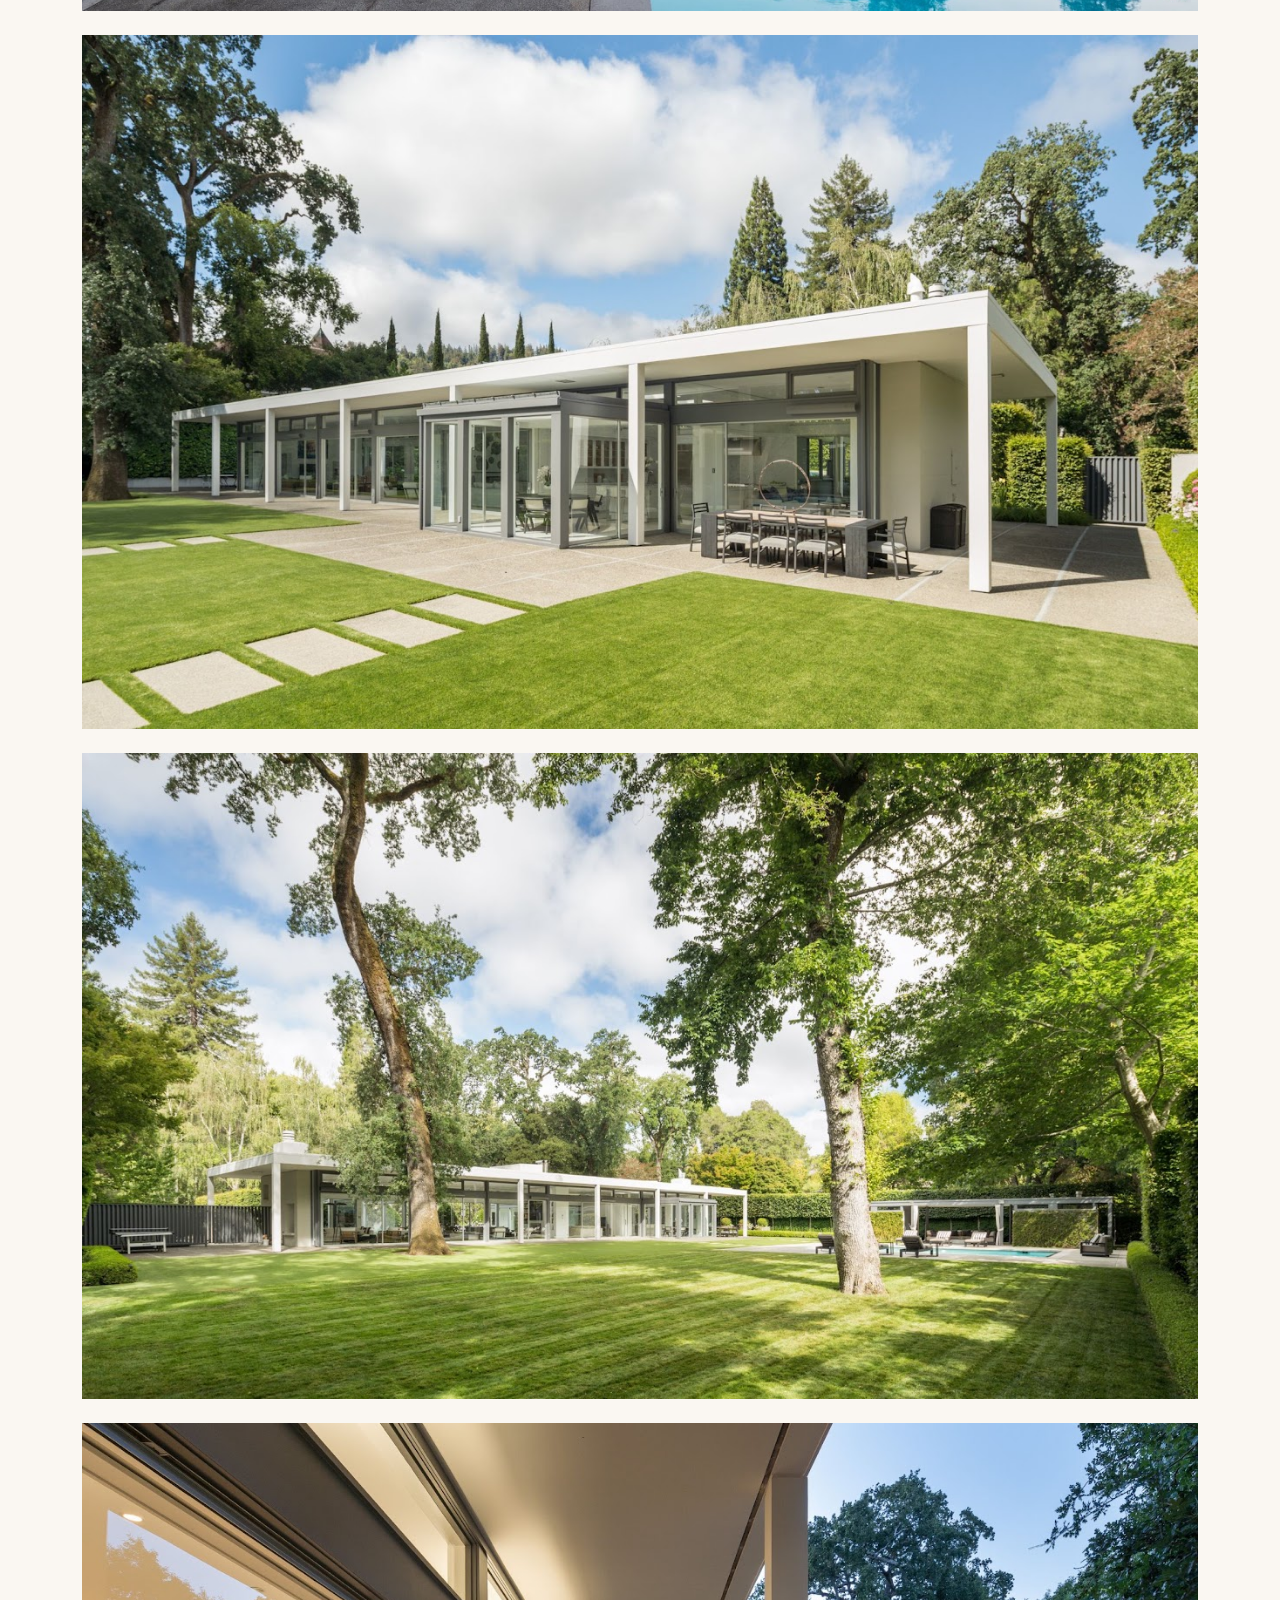
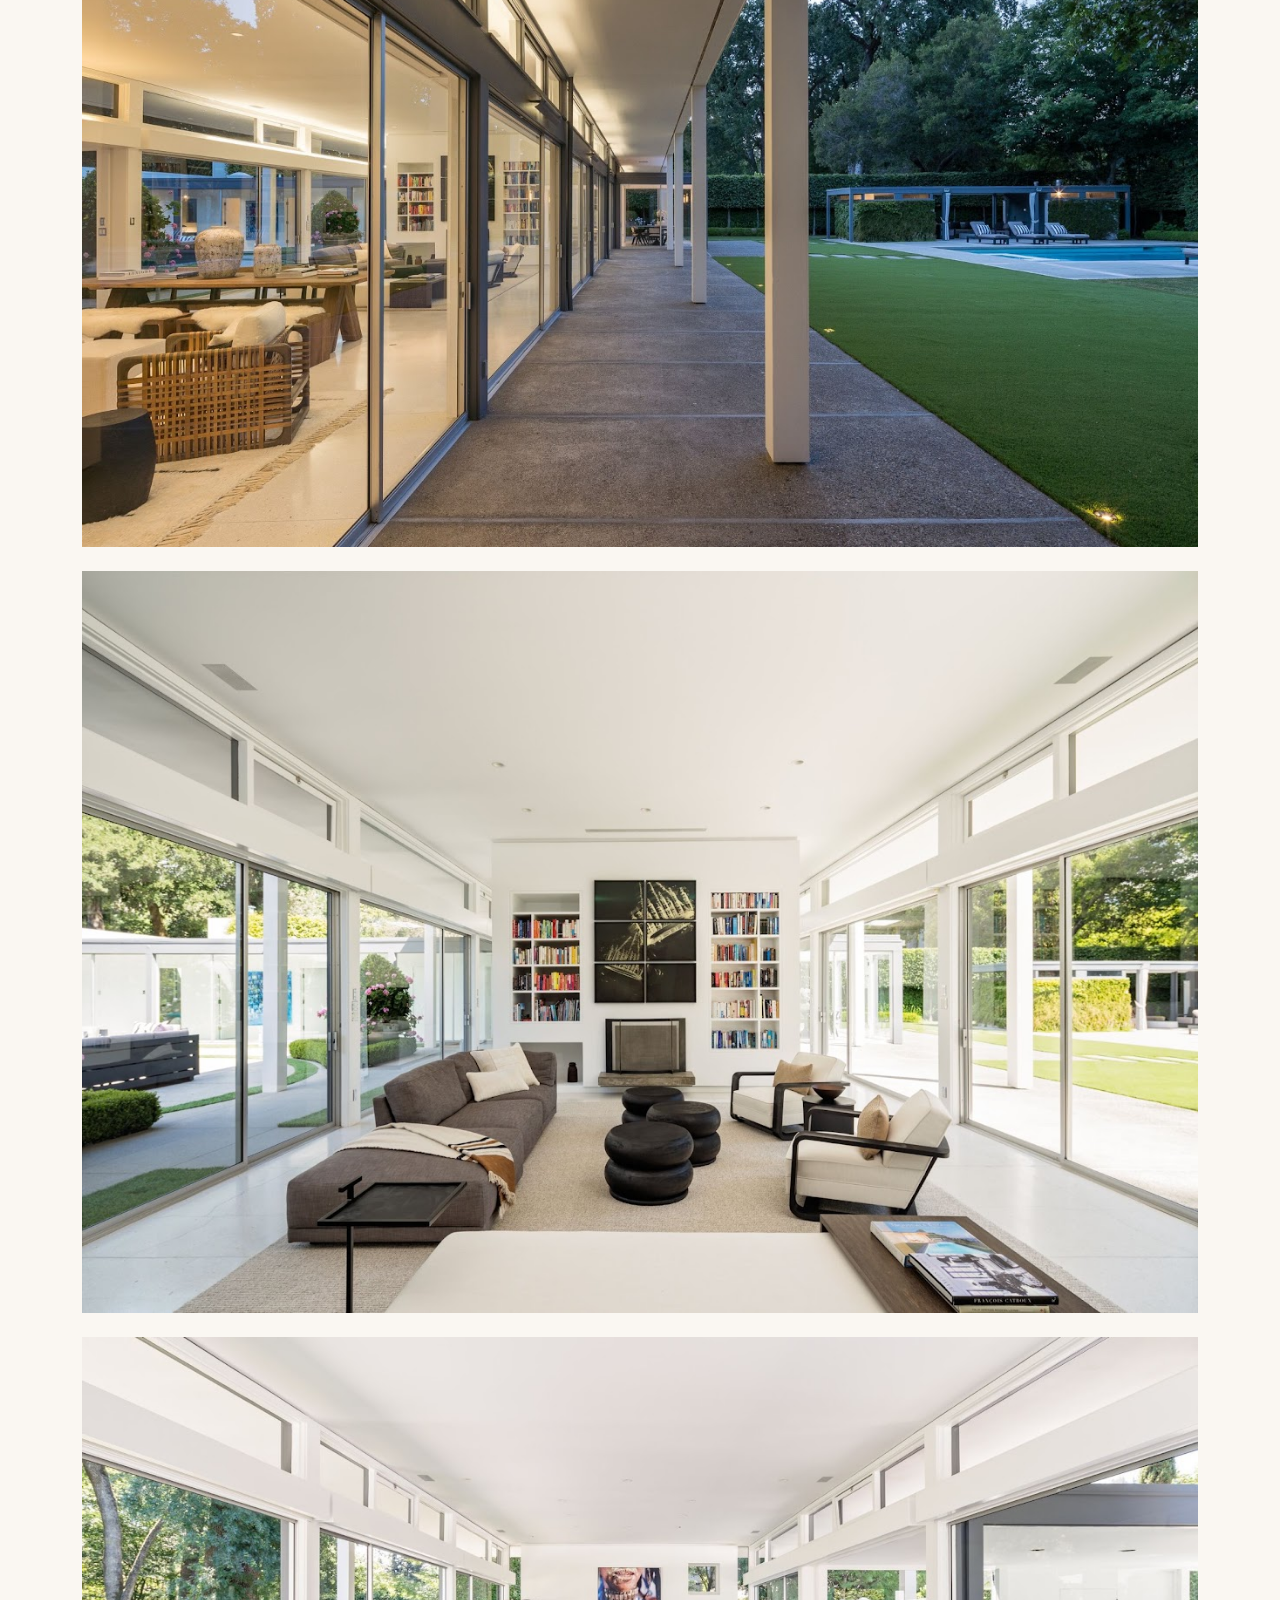
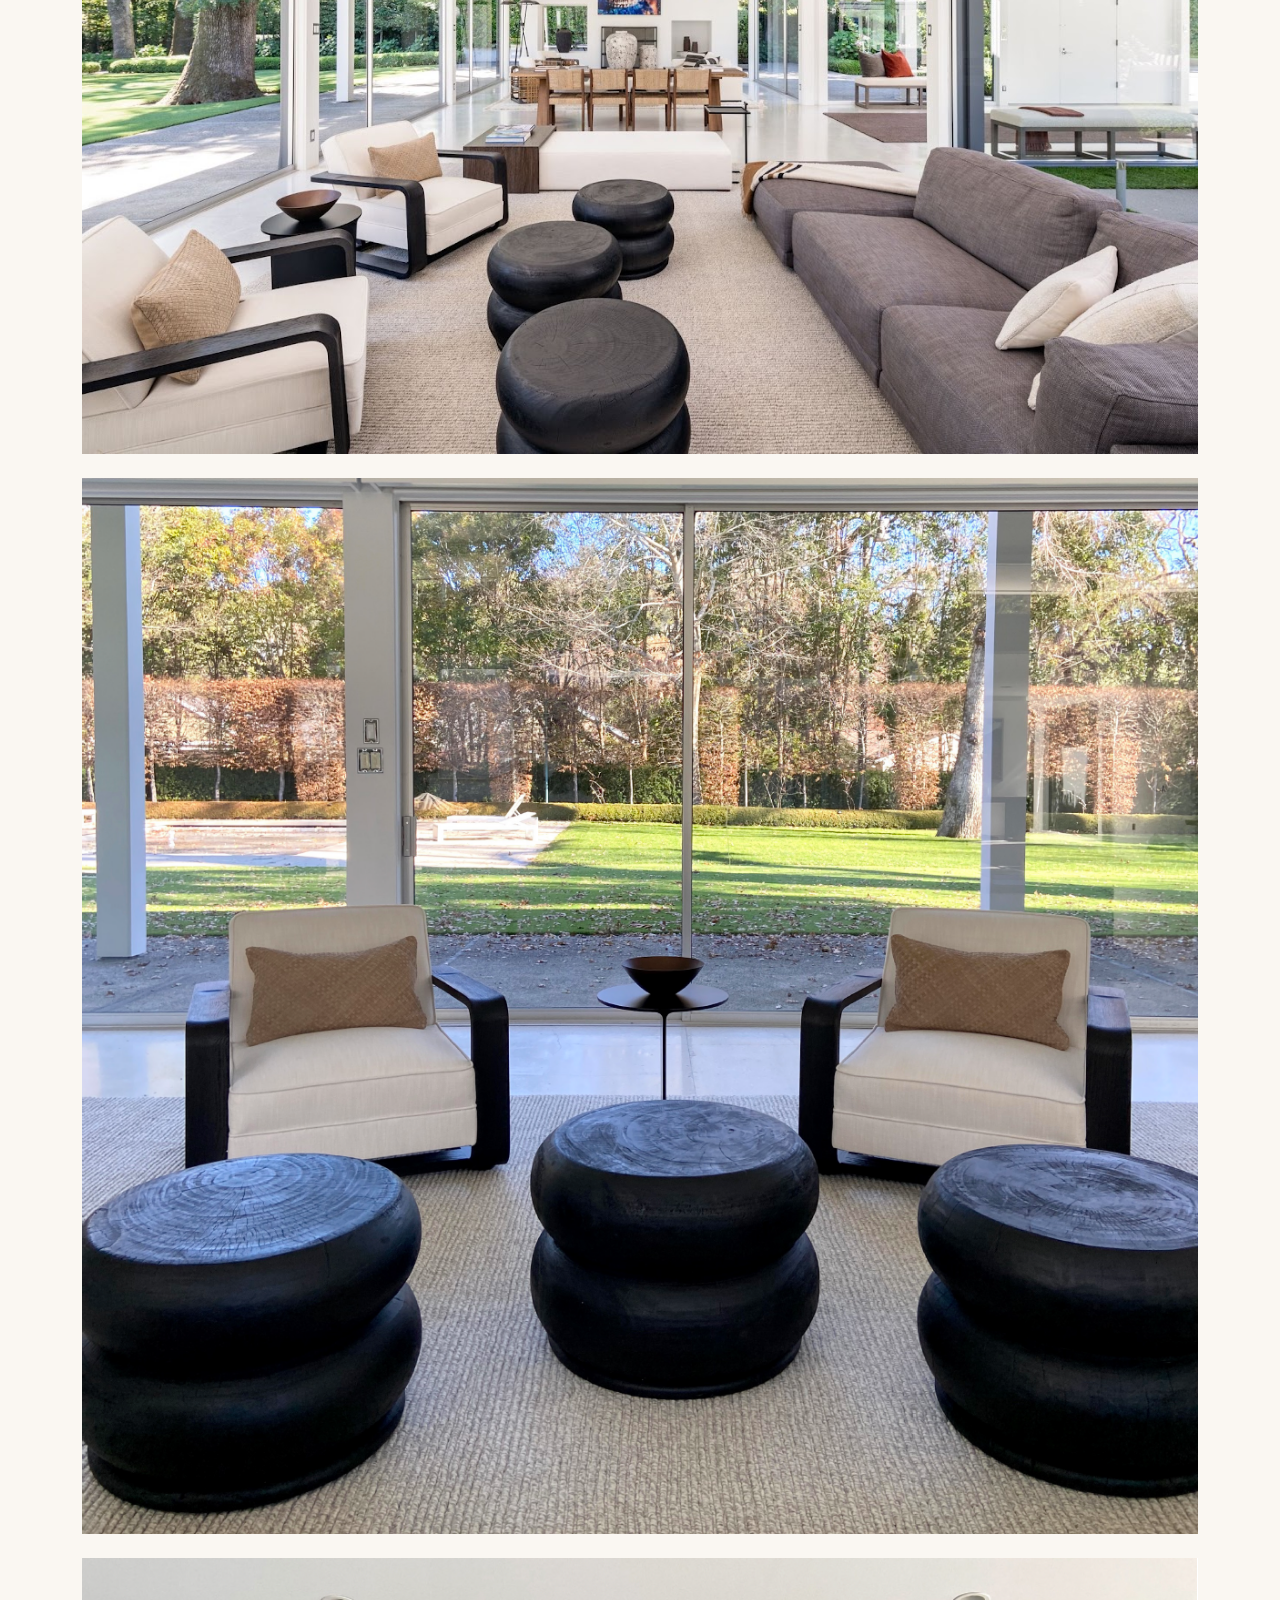
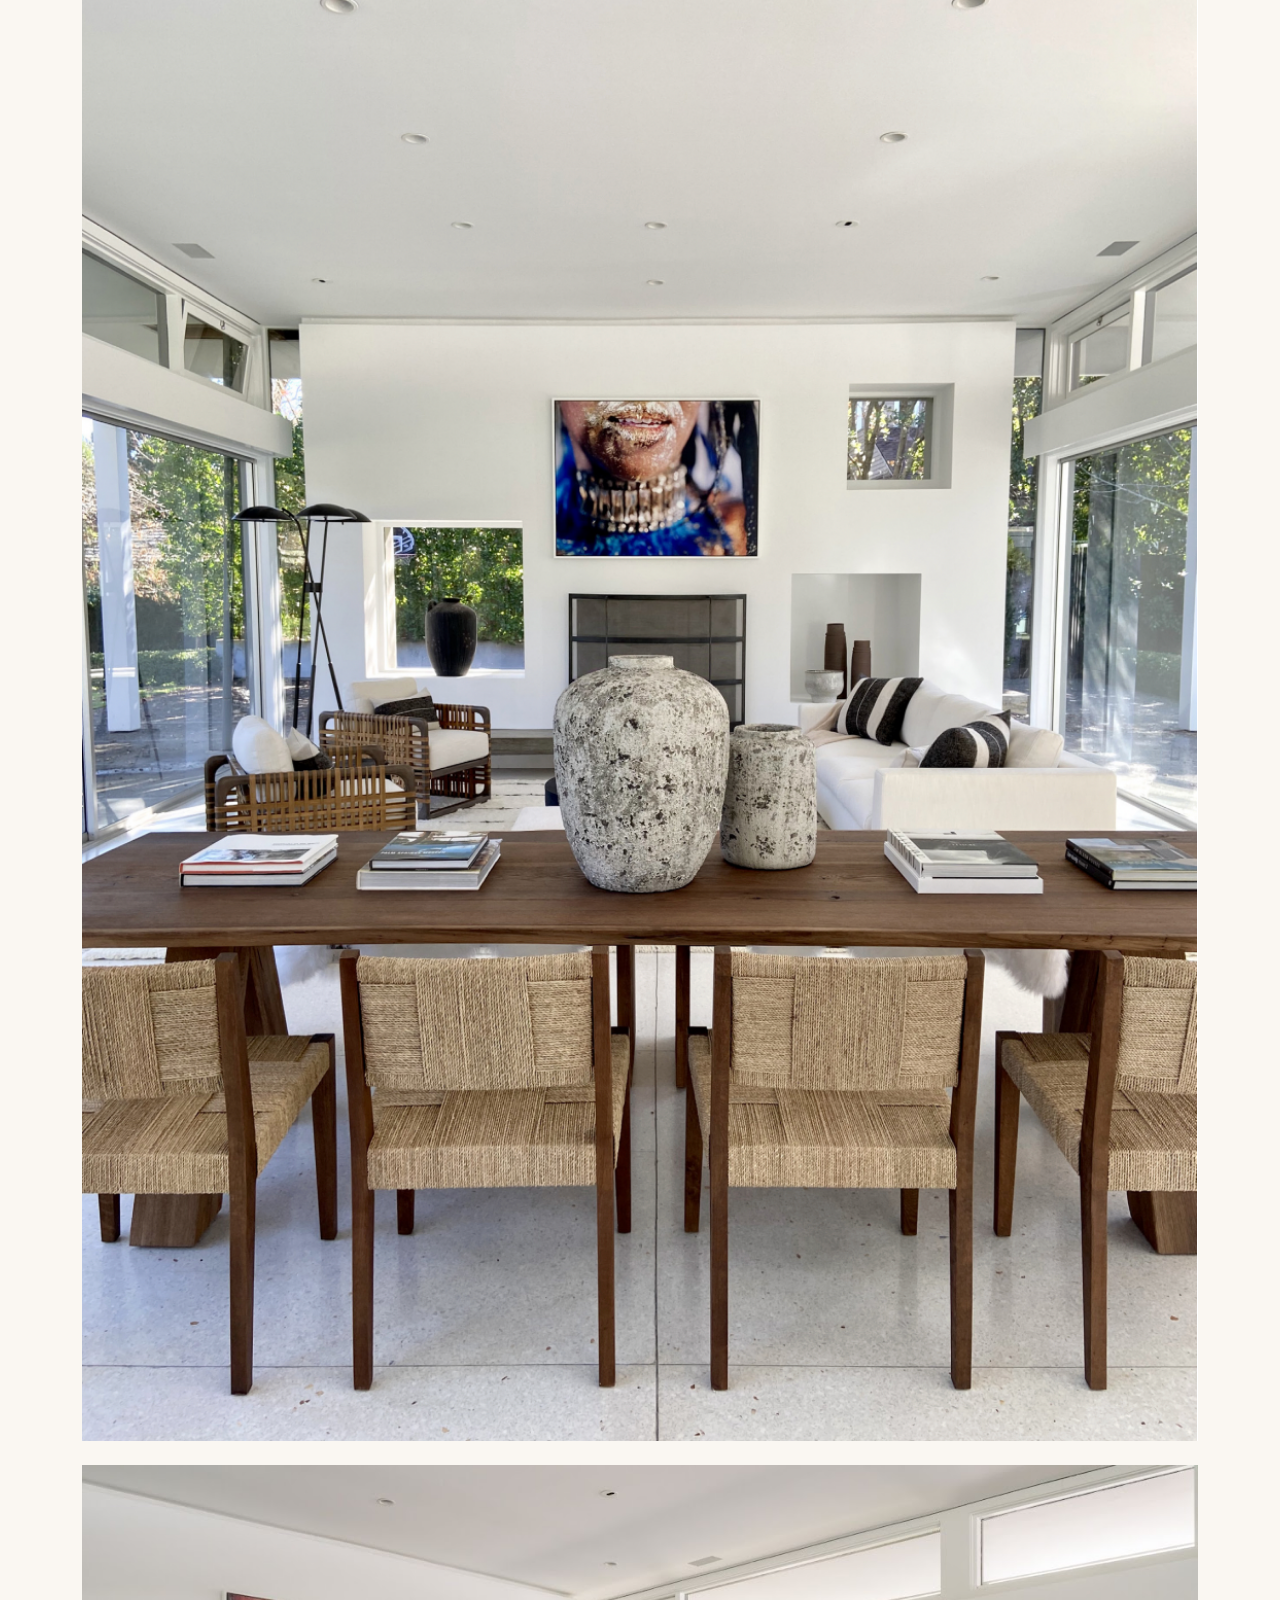
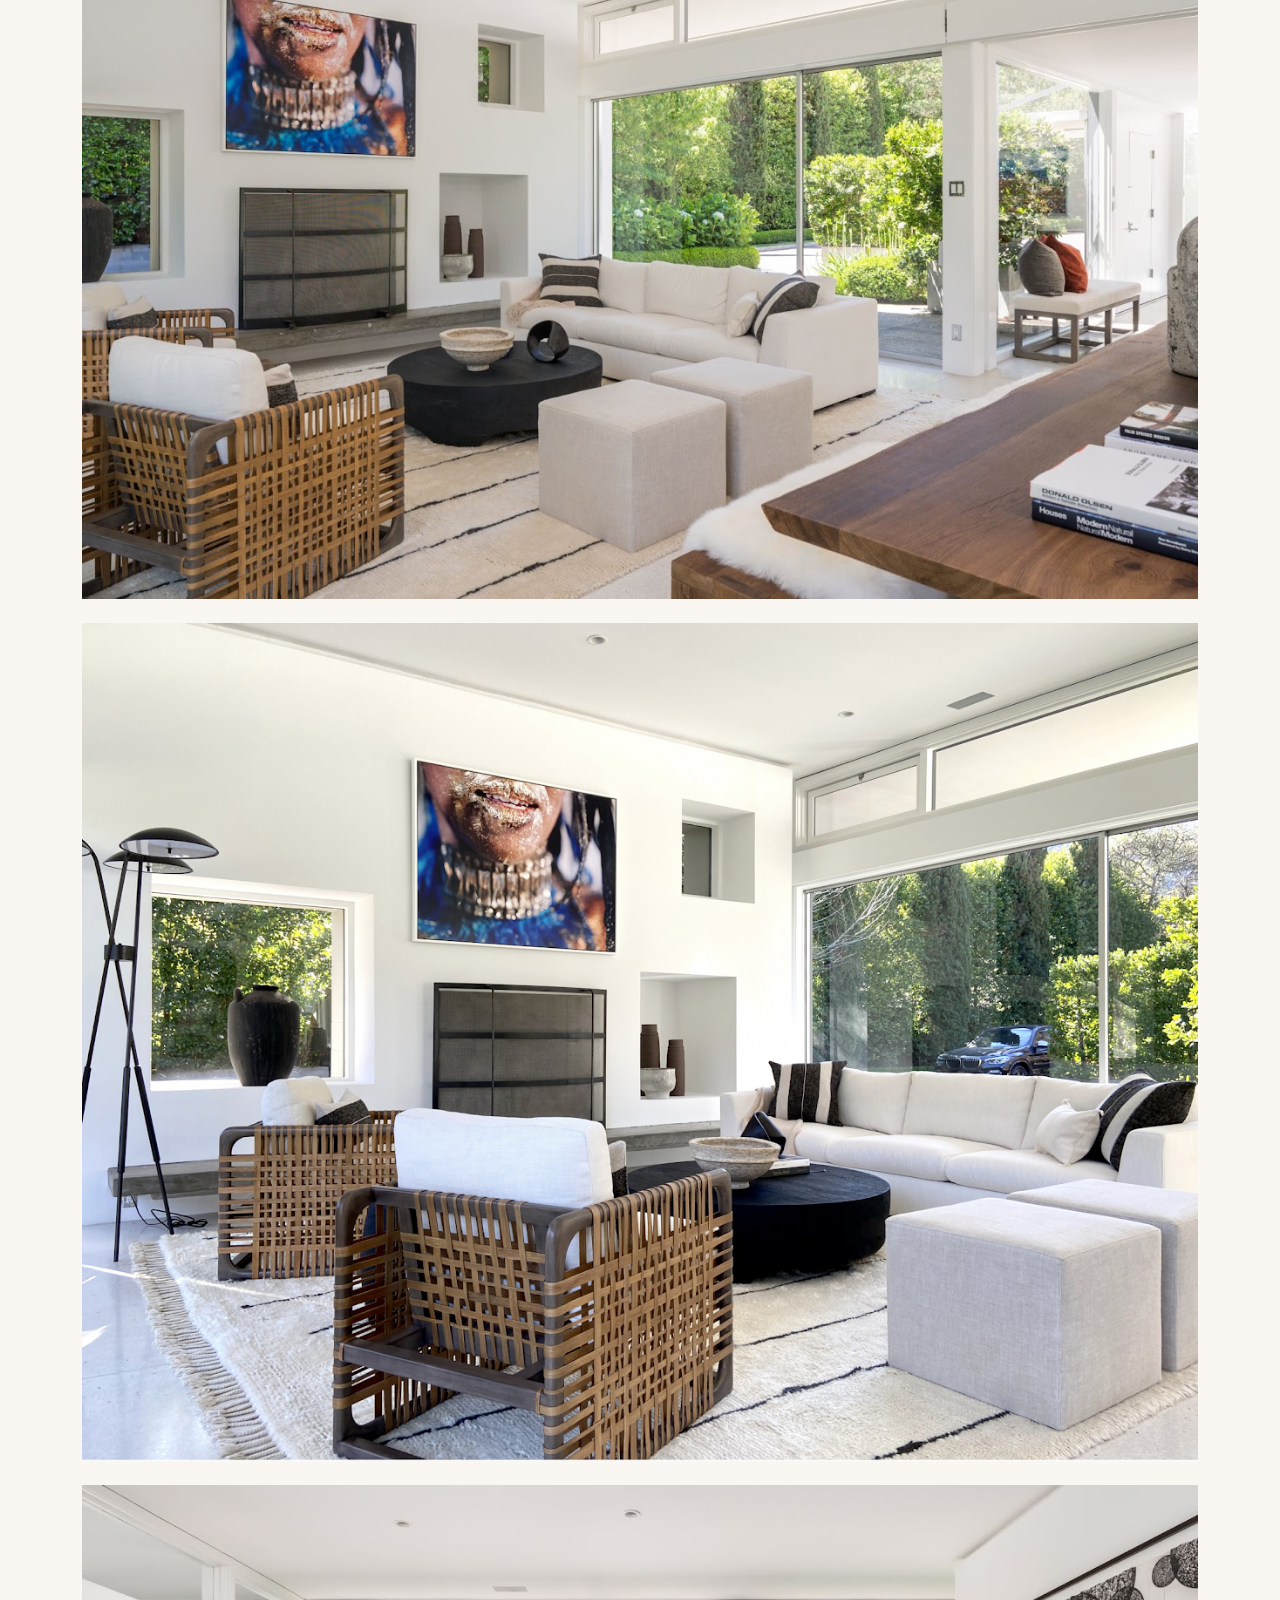
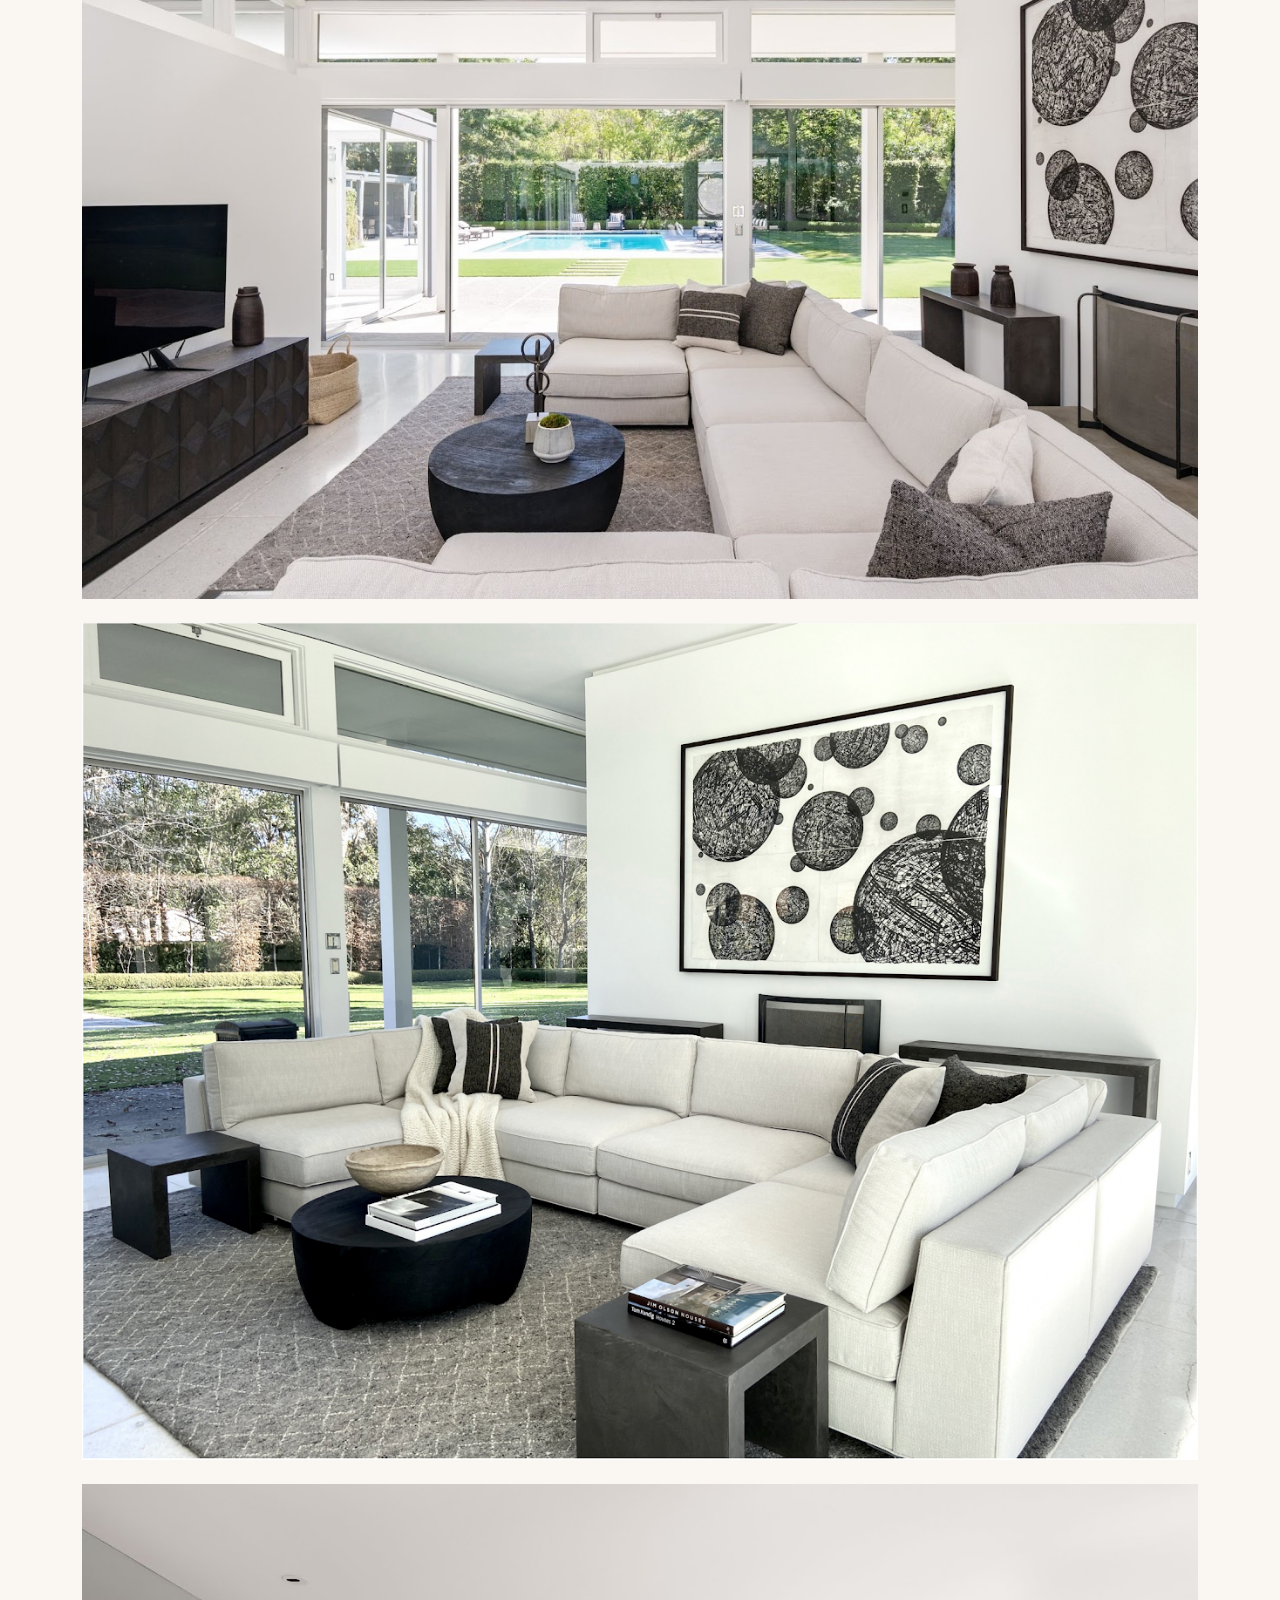
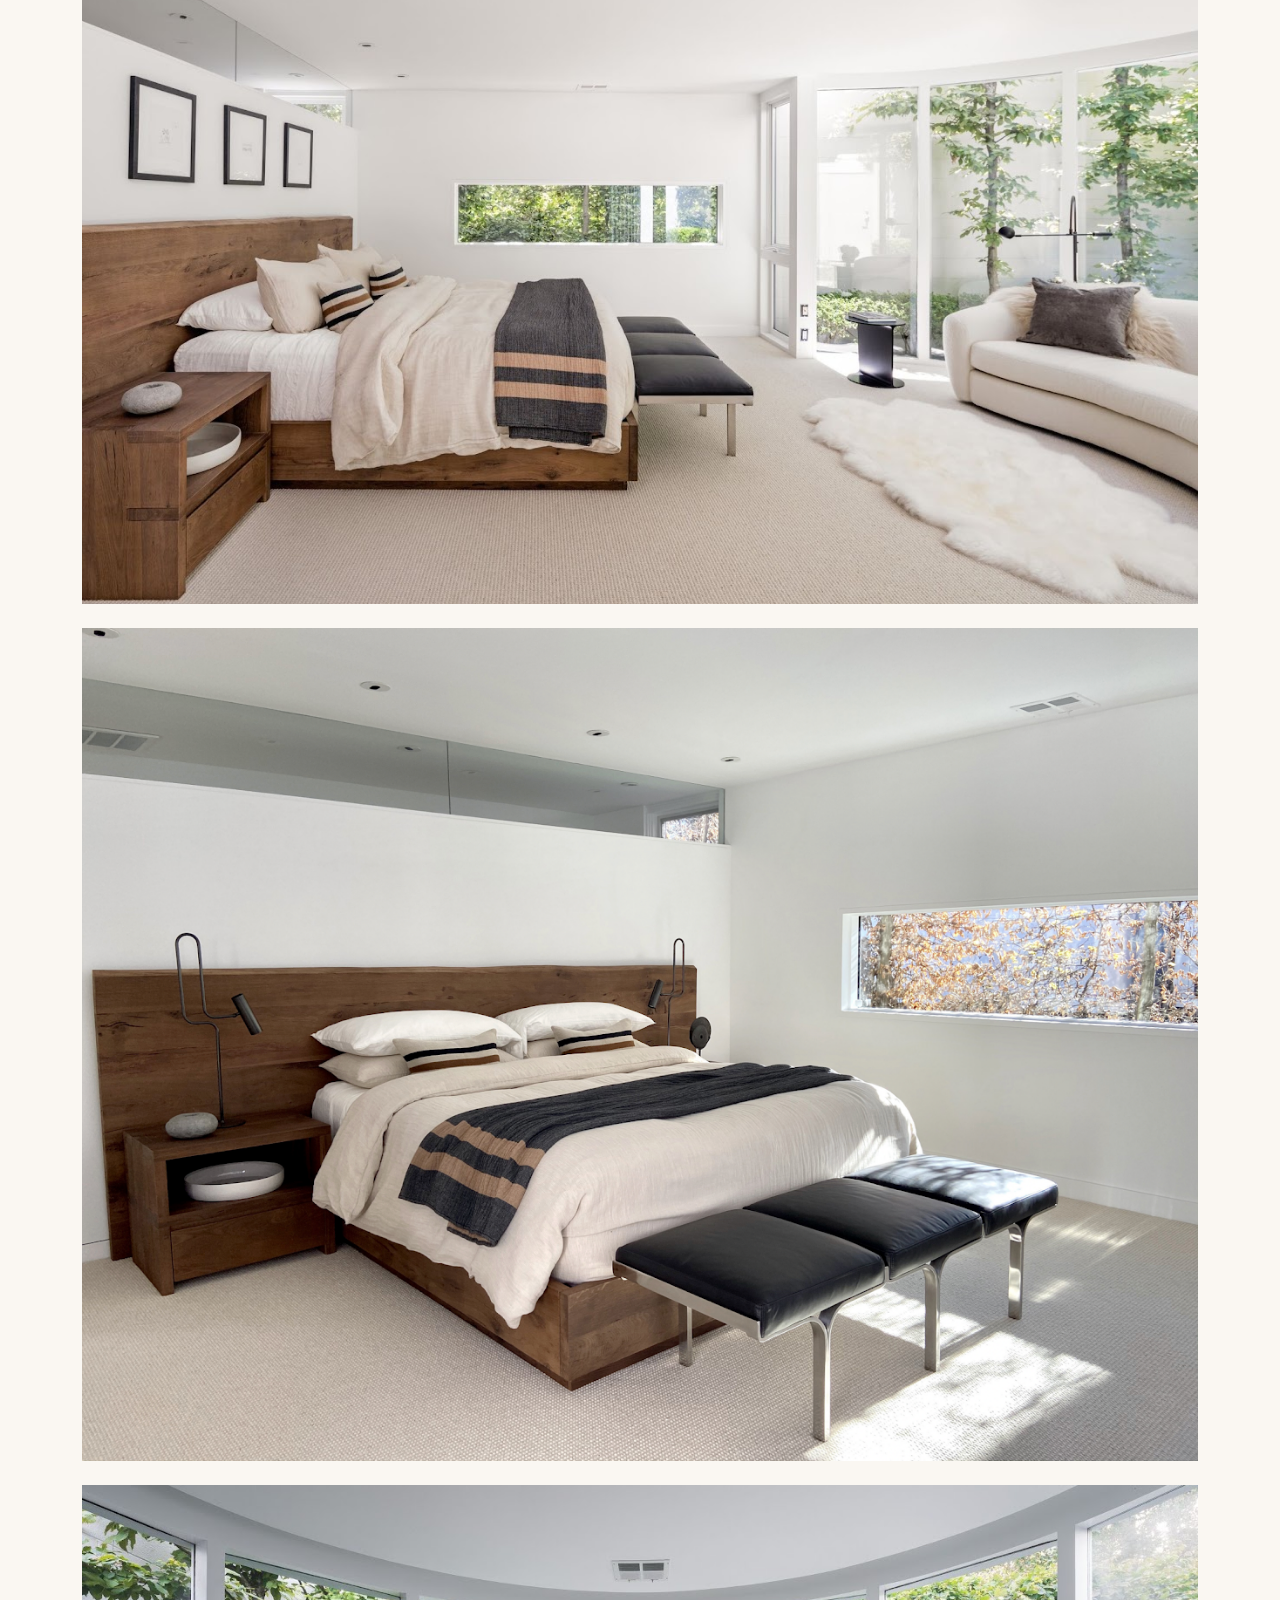
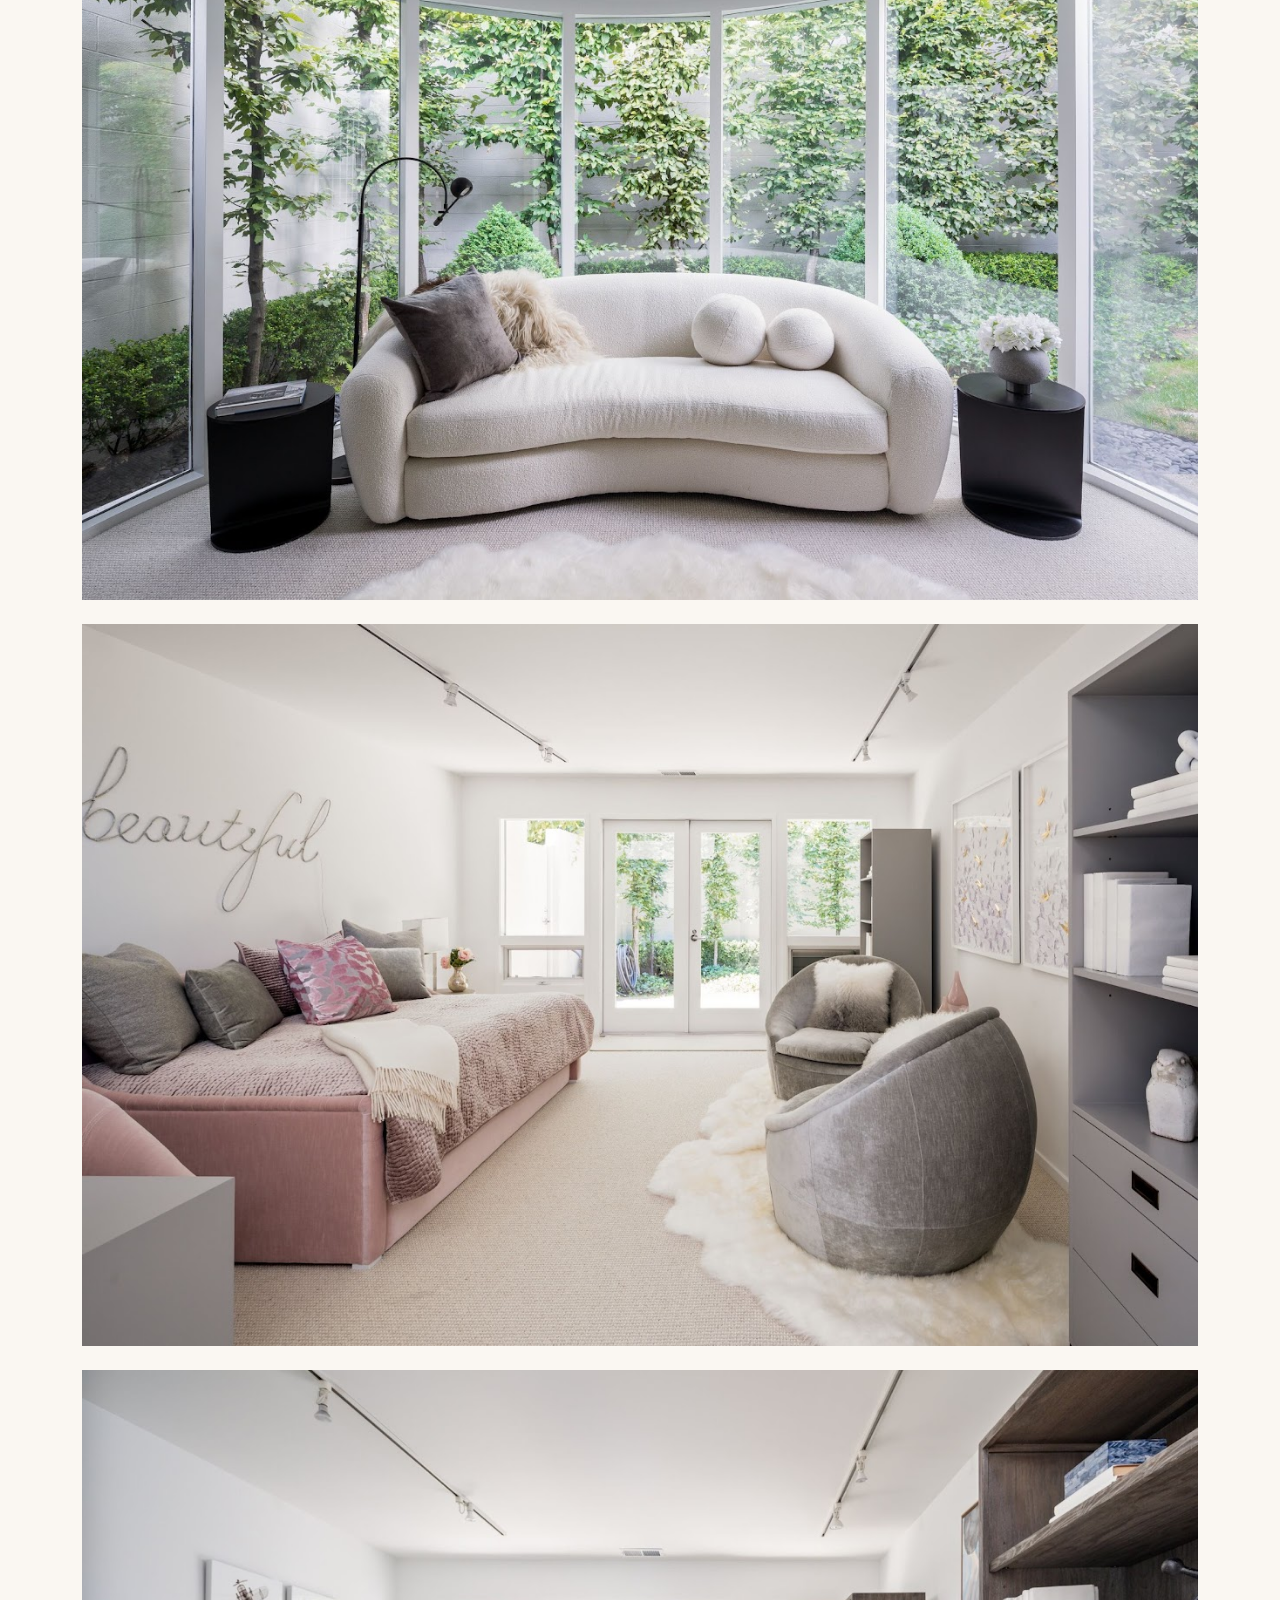
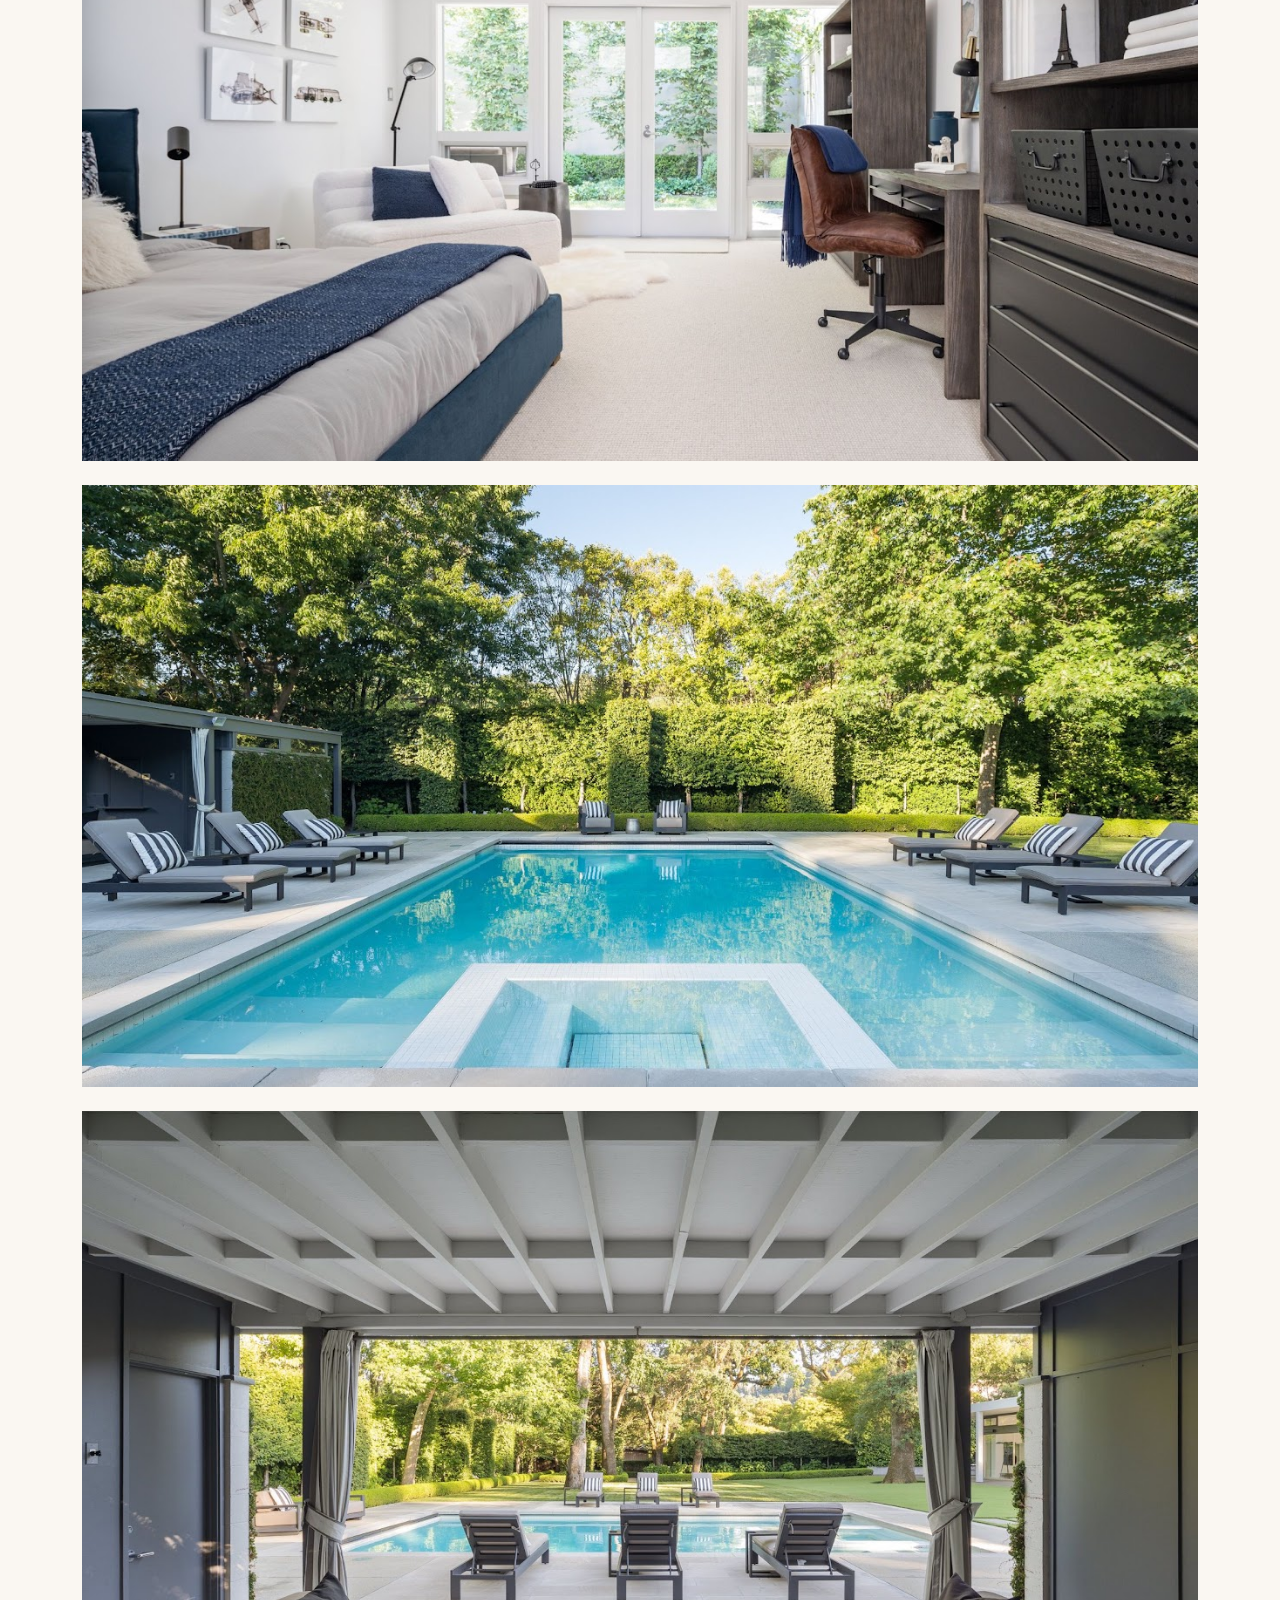
<file: projects/anderson-residence.html>
<!DOCTYPE html>
<html lang="en">
<head>
<meta charset="UTF-8">
<meta name="viewport" content="width=device-width, initial-scale=1.0">
<title>Anderson Residence | Raw and Refined</title>
<meta name="description" content="Anderson Residence — a residential interior design project by Raw and Refined.">
<link rel="icon" type="image/png" href="../assets/img/favicon.png">
<link rel="stylesheet" href="../assets/css/style.css?v=1788717525">
</head>
<body>

<header class="site-header">
  <div class="container nav-inner">
    <a href="../index.html" class="brand">Raw and Refined</a>
    <button class="menu-btn" aria-label="Toggle menu"><span></span></button>
    <nav>
      <ul class="nav-links">
        <li><a href="../index.html">Home</a></li>
        <li class="nav-item-has-children">
          <a href="index.html">Projects</a>
          <ul class="submenu">
            <li><a href="villa-mariposa.html">Villa Mariposa</a></li>
            <li><a href="anderson-residence.html">Anderson Residence</a></li>
            <li><a href="camila-mcconaughey.html">Camila McConaughey</a></li>
            <li><a href="casa-bella.html">Casa Bella</a></li>
            <li><a href="catalogue-set-design.html">Catalogue Set Design</a></li>
          </ul>
        </li>
        <li><a href="../about.html">About</a></li>
        <li><a href="../contact.html">Contact</a></li>
      </ul>
    </nav>
  </div>
</header>

<section class="page-banner" style="background-image:url('../assets/img/projects/anderson-residence/anderson-residence-1.jpg');">
  <div class="container page-banner-inner">
    <p class="eyebrow">Residential Projects</p>
    <h1>Anderson Residence</h1>
    <div class="meta"><span>Project: Residence</span><span>Location: Ross, CA</span></div>
  </div>
</section>

<section>
  <div class="container">
    <div class="project-copy">
    <p class="reveal-on-scroll">Built in 1961 by renowned Marin-based architect Donald Olsen, this remarkable residence stands as a true masterpiece of 1960s International Modernism. Featuring expansive walls of glass throughout the living spaces, the design seamlessly integrates with the surrounding natural beauty. At its heart is a tranquil enclosed patio with a fire pit, adding warmth and intimacy to the sleek, modern aesthetic.</p>
    <p class="reveal-on-scroll">Nestled privately on one of the most coveted streets in Ross, this luxurious estate offers the perfect retreat for both relaxation and entertainment. The interior reflects the architectural simplicity and precision of Olsen's vision, with a clean, minimalist design that complements the surrounding manicured landscape.</p>
    <p class="reveal-on-scroll">The client's passion for travel adds a unique narrative to the design, with global-inspired elements woven throughout the space to reflect their adventures and worldly elegance. This home is more than an architectural achievement; it is a lifestyle destination where sophistication meets the spirit of a true globetrotter.</p>
    </div>

    <div class="project-photos">
      <img class="reveal-on-scroll" src="../assets/img/projects/anderson-residence/anderson-residence-1.jpg" alt="Anderson Residence photo 1">
      <img class="reveal-on-scroll" src="../assets/img/projects/anderson-residence/anderson-residence-2.jpg" alt="Anderson Residence photo 2">
      <img class="reveal-on-scroll" src="../assets/img/projects/anderson-residence/anderson-residence-3.jpg" alt="Anderson Residence photo 3">
      <img class="reveal-on-scroll" src="../assets/img/projects/anderson-residence/anderson-residence-4.jpg" alt="Anderson Residence photo 4">
      <img class="reveal-on-scroll" src="../assets/img/projects/anderson-residence/anderson-residence-5.jpg" alt="Anderson Residence photo 5">
      <img class="reveal-on-scroll" src="../assets/img/projects/anderson-residence/anderson-residence-6.jpg" alt="Anderson Residence photo 6">
      <img class="reveal-on-scroll" src="../assets/img/projects/anderson-residence/anderson-residence-7.jpg" alt="Anderson Residence photo 7">
      <img class="reveal-on-scroll" src="../assets/img/projects/anderson-residence/anderson-residence-8.jpg" alt="Anderson Residence photo 8">
      <img class="reveal-on-scroll" src="../assets/img/projects/anderson-residence/anderson-residence-9.jpg" alt="Anderson Residence photo 9">
      <img class="reveal-on-scroll" src="../assets/img/projects/anderson-residence/anderson-residence-10.jpg" alt="Anderson Residence photo 10">
      <img class="reveal-on-scroll" src="../assets/img/projects/anderson-residence/anderson-residence-11.jpg" alt="Anderson Residence photo 11">
      <img class="reveal-on-scroll" src="../assets/img/projects/anderson-residence/anderson-residence-12.jpg" alt="Anderson Residence photo 12">
      <img class="reveal-on-scroll" src="../assets/img/projects/anderson-residence/anderson-residence-13.jpg" alt="Anderson Residence photo 13">
      <img class="reveal-on-scroll" src="../assets/img/projects/anderson-residence/anderson-residence-14.jpg" alt="Anderson Residence photo 14">
      <img class="reveal-on-scroll" src="../assets/img/projects/anderson-residence/anderson-residence-15.jpg" alt="Anderson Residence photo 15">
      <img class="reveal-on-scroll" src="../assets/img/projects/anderson-residence/anderson-residence-16.jpg" alt="Anderson Residence photo 16">
      <img class="reveal-on-scroll" src="../assets/img/projects/anderson-residence/anderson-residence-17.jpg" alt="Anderson Residence photo 17">
      <img class="reveal-on-scroll" src="../assets/img/projects/anderson-residence/anderson-residence-18.jpg" alt="Anderson Residence photo 18">
      <img class="reveal-on-scroll" src="../assets/img/projects/anderson-residence/anderson-residence-19.jpg" alt="Anderson Residence photo 19">
      <img class="reveal-on-scroll" src="../assets/img/projects/anderson-residence/anderson-residence-20.jpg" alt="Anderson Residence photo 20">
    </div>
  </div>
</section>

<section class="cta-band">
  <div class="container">
    <h2>Want to work with me?</h2>
    <p>Let's create a space that tells your story.</p>
    <a href="../contact.html" class="btn btn-light">Schedule a call</a>
  </div>
</section>

<footer class="site-footer">
  <div class="container">
    <div class="footer-inner">
      <div class="footer-brand">Raw and Refined</div>
      <ul class="footer-links">
        <li><a href="../index.html">Home</a></li>
        <li><a href="index.html">Residential Projects</a></li>
        <li><a href="../about.html">About</a></li>
        <li><a href="../contact.html">Contact</a></li>
      </ul>
      <div class="footer-social">
        <a class="icon-link" href="https://www.instagram.com/fabglamiedputri/" target="_blank" rel="noopener" aria-label="Instagram">
          <svg viewBox="0 0 24 24"><path d="M12 2.16c3.2 0 3.58.01 4.85.07 1.17.05 1.8.25 2.23.41.56.22.96.48 1.38.9.42.42.68.82.9 1.38.16.42.36 1.06.41 2.23.06 1.27.07 1.65.07 4.85s-.01 3.58-.07 4.85c-.05 1.17-.25 1.8-.41 2.23-.22.56-.48.96-.9 1.38-.42.42-.82.68-1.38.9-.42.16-1.06.36-2.23.41-1.27.06-1.65.07-4.85.07s-3.58-.01-4.85-.07c-1.17-.05-1.8-.25-2.23-.41-.56-.22-.96-.48-1.38-.9-.42-.42-.68-.82-.9-1.38-.16-.42-.36-1.06-.41-2.23-.06-1.27-.07-1.65-.07-4.85s.01-3.58.07-4.85c.05-1.17.25-1.8.41-2.23.22-.56.48-.96.9-1.38.42-.42.82-.68 1.38-.9.42-.16 1.06-.36 2.23-.41C8.42 2.17 8.8 2.16 12 2.16zm0 1.62c-3.14 0-3.5.01-4.74.07-1.03.05-1.6.22-1.97.36-.5.19-.85.42-1.22.8-.38.37-.6.72-.8 1.22-.14.37-.3.94-.36 1.97-.06 1.24-.07 1.6-.07 4.74s.01 3.5.07 4.74c.05 1.03.22 1.6.36 1.97.19.5.42.85.8 1.22.37.38.72.6 1.22.8.37.14.94.3 1.97.36 1.24.06 1.6.07 4.74.07s3.5-.01 4.74-.07c1.03-.05 1.6-.22 1.97-.36.5-.19.85-.42 1.22-.8.38-.37.6-.72.8-1.22.14-.37.3-.94.36-1.97.06-1.24.07-1.6.07-4.74s-.01-3.5-.07-4.74c-.05-1.03-.22-1.6-.36-1.97-.19-.5-.42-.85-.8-1.22a3.27 3.27 0 0 0-1.22-.8c-.37-.14-.94-.3-1.97-.36-1.24-.06-1.6-.07-4.74-.07zm0 4.05a5.17 5.17 0 1 1 0 10.34 5.17 5.17 0 0 1 0-10.34zm0 8.53a3.36 3.36 0 1 0 0-6.72 3.36 3.36 0 0 0 0 6.72zm6.58-8.74a1.21 1.21 0 1 1-2.42 0 1.21 1.21 0 0 1 2.42 0z"/></svg>
        </a>
        <a class="icon-link" href="mailto:putri@rawandrefinedco.com" aria-label="Email">
          <svg viewBox="0 0 24 24"><path d="M2 5.5A1.5 1.5 0 0 1 3.5 4h17A1.5 1.5 0 0 1 22 5.5v13a1.5 1.5 0 0 1-1.5 1.5h-17A1.5 1.5 0 0 1 2 18.5v-13zm2.2.5 7.36 5.75a.7.7 0 0 0 .88 0L19.8 6H4.2zM20 7.9l-6.98 5.46a2.7 2.7 0 0 1-3.34 0L4 7.9V18h16V7.9z"/></svg>
        </a>
      </div>
    </div>
    <div class="footer-bottom">&copy; 2026 Raw and Refined. All rights reserved.</div>
  </div>
</footer>

<script src="../assets/js/main.js?v=1788717525"></script>
</body>
</html>
</file>
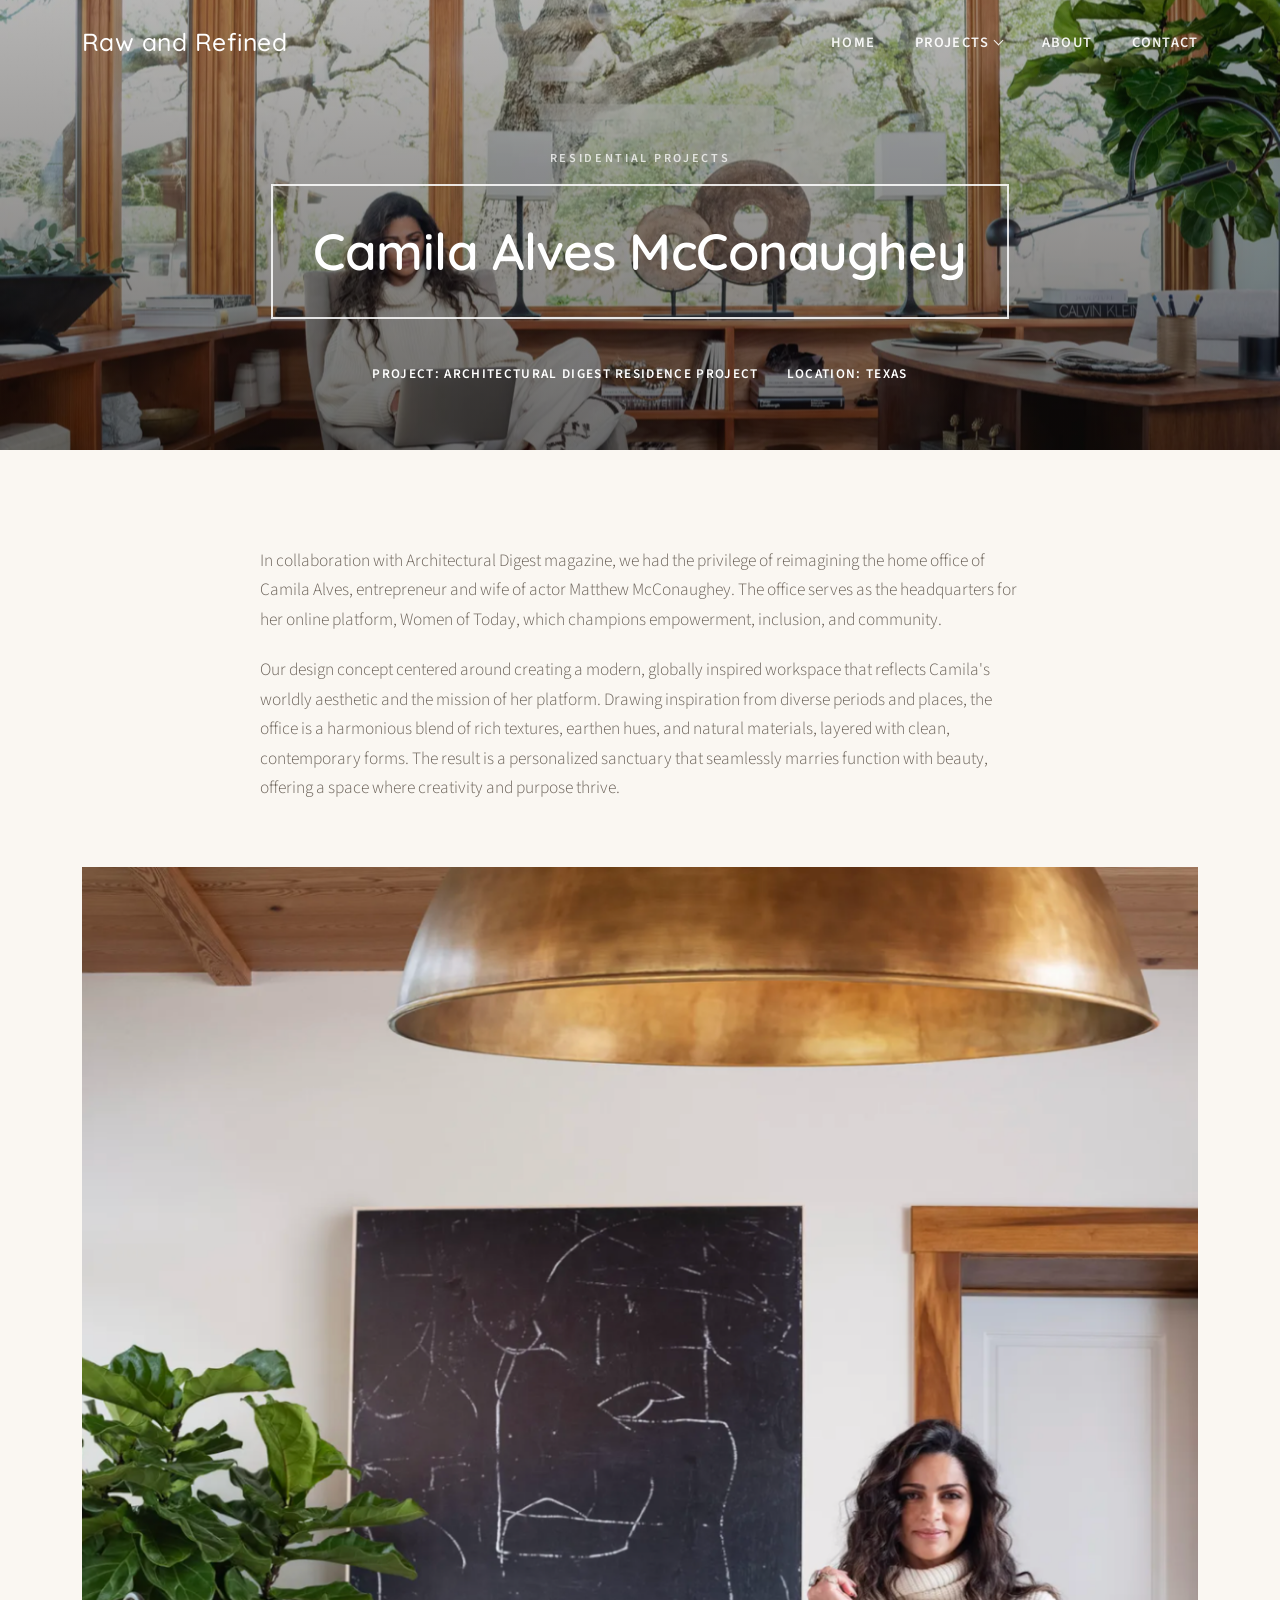
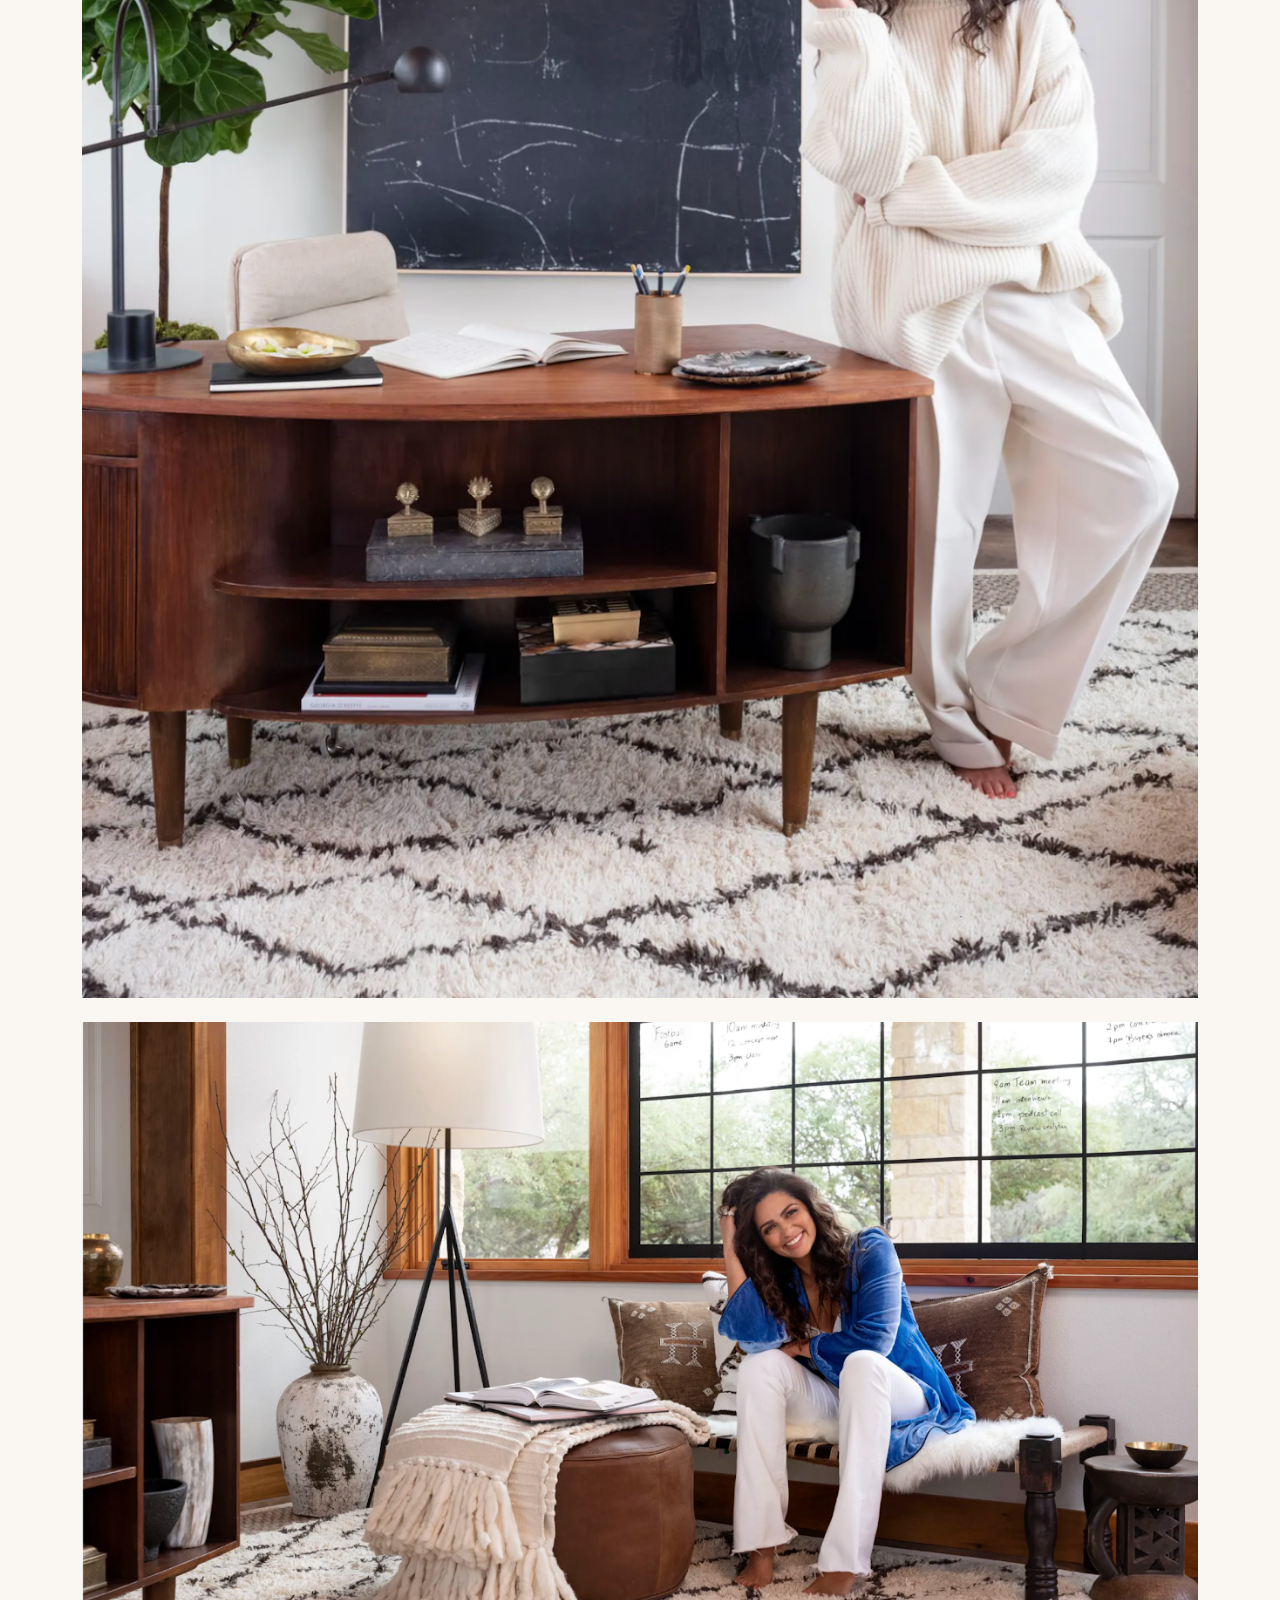
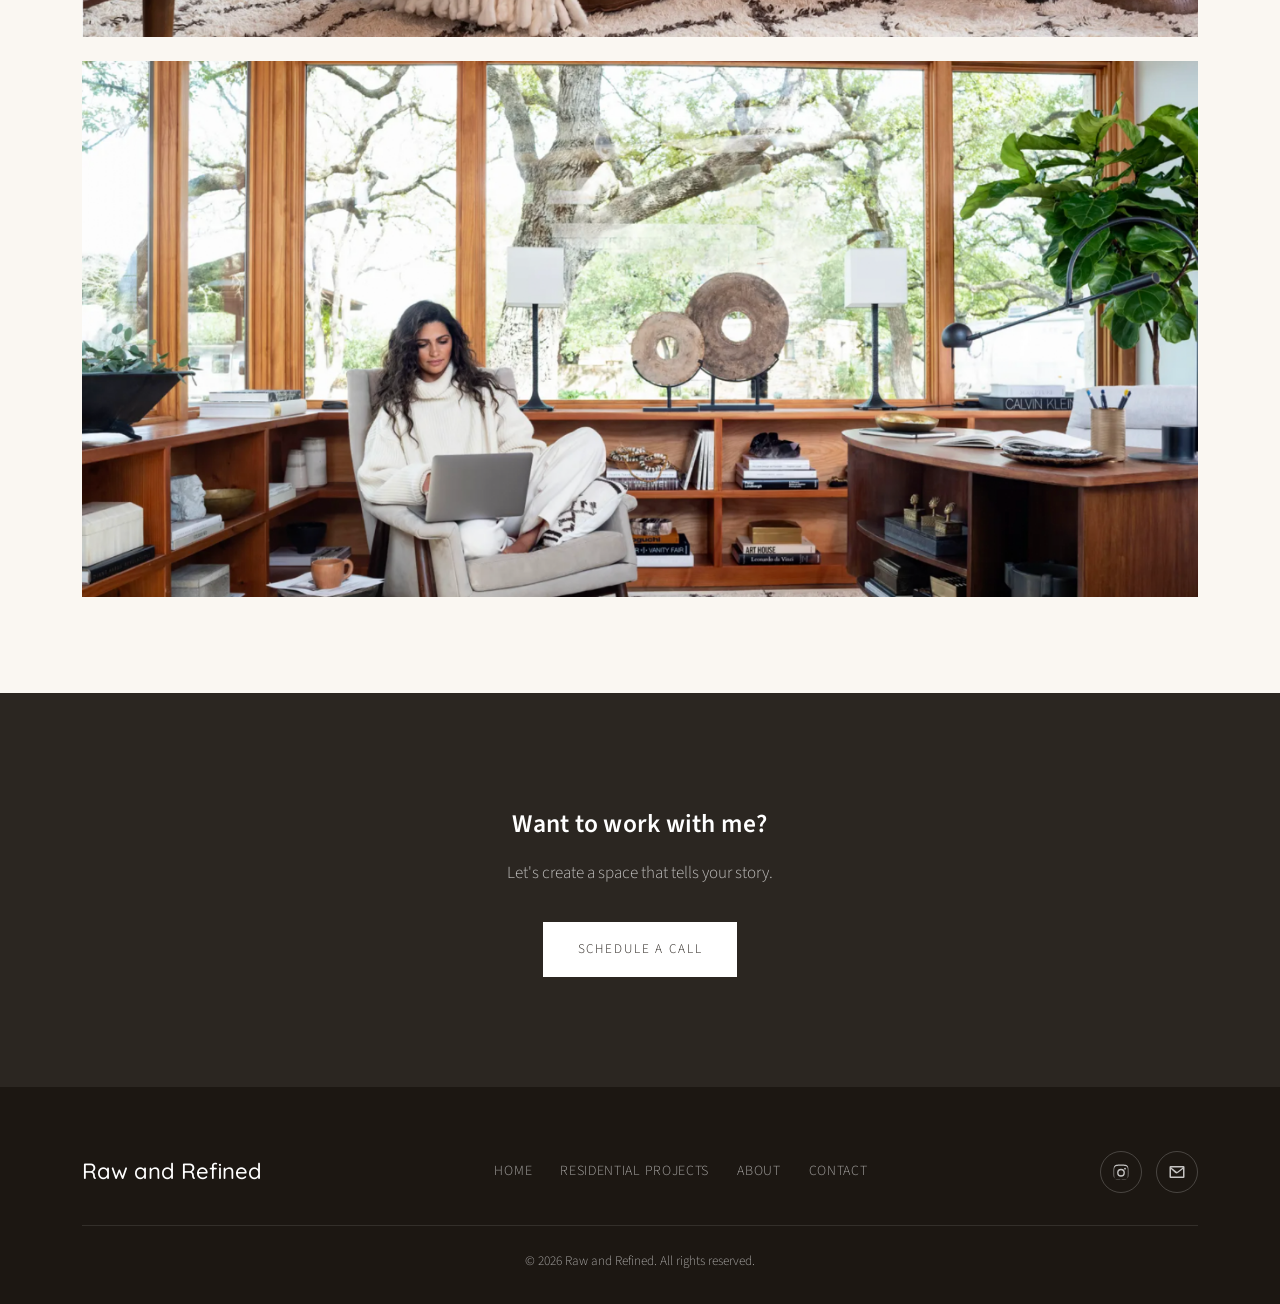
<file: projects/camila-mcconaughey.html>
<!DOCTYPE html>
<html lang="en">
<head>
<meta charset="UTF-8">
<meta name="viewport" content="width=device-width, initial-scale=1.0">
<title>Camila Alves McConaughey | Raw and Refined</title>
<meta name="description" content="Camila Alves McConaughey — a residential interior design project by Raw and Refined.">
<link rel="icon" type="image/png" href="../assets/img/favicon.png">
<link rel="stylesheet" href="../assets/css/style.css?v=1788717525">
</head>
<body>

<header class="site-header">
  <div class="container nav-inner">
    <a href="../index.html" class="brand">Raw and Refined</a>
    <button class="menu-btn" aria-label="Toggle menu"><span></span></button>
    <nav>
      <ul class="nav-links">
        <li><a href="../index.html">Home</a></li>
        <li class="nav-item-has-children">
          <a href="index.html">Projects</a>
          <ul class="submenu">
            <li><a href="villa-mariposa.html">Villa Mariposa</a></li>
            <li><a href="anderson-residence.html">Anderson Residence</a></li>
            <li><a href="camila-mcconaughey.html">Camila McConaughey</a></li>
            <li><a href="casa-bella.html">Casa Bella</a></li>
            <li><a href="catalogue-set-design.html">Catalogue Set Design</a></li>
          </ul>
        </li>
        <li><a href="../about.html">About</a></li>
        <li><a href="../contact.html">Contact</a></li>
      </ul>
    </nav>
  </div>
</header>

<section class="page-banner" style="background-image:url('../assets/img/projects/camila-mcconaughey/camila-mcconaughey-3.jpg');">
  <div class="container page-banner-inner">
    <p class="eyebrow">Residential Projects</p>
    <h1>Camila Alves McConaughey</h1>
    <div class="meta"><span>Project: Architectural Digest Residence Project</span><span>Location: Texas</span></div>
  </div>
</section>

<section>
  <div class="container">
    <div class="project-copy">
    <p class="reveal-on-scroll">In collaboration with Architectural Digest magazine, we had the privilege of reimagining the home office of Camila Alves, entrepreneur and wife of actor Matthew McConaughey. The office serves as the headquarters for her online platform, Women of Today, which champions empowerment, inclusion, and community.</p>
    <p class="reveal-on-scroll">Our design concept centered around creating a modern, globally inspired workspace that reflects Camila's worldly aesthetic and the mission of her platform. Drawing inspiration from diverse periods and places, the office is a harmonious blend of rich textures, earthen hues, and natural materials, layered with clean, contemporary forms. The result is a personalized sanctuary that seamlessly marries function with beauty, offering a space where creativity and purpose thrive.</p>
    </div>

    <div class="project-photos">
      <img class="reveal-on-scroll" src="../assets/img/projects/camila-mcconaughey/camila-mcconaughey-1.jpg" alt="Camila Mcconaughey photo 1">
      <img class="reveal-on-scroll" src="../assets/img/projects/camila-mcconaughey/camila-mcconaughey-2.jpg" alt="Camila Mcconaughey photo 2">
      <img class="reveal-on-scroll" src="../assets/img/projects/camila-mcconaughey/camila-mcconaughey-3.jpg" alt="Camila Mcconaughey photo 3">
    </div>
  </div>
</section>

<section class="cta-band">
  <div class="container">
    <h2>Want to work with me?</h2>
    <p>Let's create a space that tells your story.</p>
    <a href="../contact.html" class="btn btn-light">Schedule a call</a>
  </div>
</section>

<footer class="site-footer">
  <div class="container">
    <div class="footer-inner">
      <div class="footer-brand">Raw and Refined</div>
      <ul class="footer-links">
        <li><a href="../index.html">Home</a></li>
        <li><a href="index.html">Residential Projects</a></li>
        <li><a href="../about.html">About</a></li>
        <li><a href="../contact.html">Contact</a></li>
      </ul>
      <div class="footer-social">
        <a class="icon-link" href="https://www.instagram.com/fabglamiedputri/" target="_blank" rel="noopener" aria-label="Instagram">
          <svg viewBox="0 0 24 24"><path d="M12 2.16c3.2 0 3.58.01 4.85.07 1.17.05 1.8.25 2.23.41.56.22.96.48 1.38.9.42.42.68.82.9 1.38.16.42.36 1.06.41 2.23.06 1.27.07 1.65.07 4.85s-.01 3.58-.07 4.85c-.05 1.17-.25 1.8-.41 2.23-.22.56-.48.96-.9 1.38-.42.42-.82.68-1.38.9-.42.16-1.06.36-2.23.41-1.27.06-1.65.07-4.85.07s-3.58-.01-4.85-.07c-1.17-.05-1.8-.25-2.23-.41-.56-.22-.96-.48-1.38-.9-.42-.42-.68-.82-.9-1.38-.16-.42-.36-1.06-.41-2.23-.06-1.27-.07-1.65-.07-4.85s.01-3.58.07-4.85c.05-1.17.25-1.8.41-2.23.22-.56.48-.96.9-1.38.42-.42.82-.68 1.38-.9.42-.16 1.06-.36 2.23-.41C8.42 2.17 8.8 2.16 12 2.16zm0 1.62c-3.14 0-3.5.01-4.74.07-1.03.05-1.6.22-1.97.36-.5.19-.85.42-1.22.8-.38.37-.6.72-.8 1.22-.14.37-.3.94-.36 1.97-.06 1.24-.07 1.6-.07 4.74s.01 3.5.07 4.74c.05 1.03.22 1.6.36 1.97.19.5.42.85.8 1.22.37.38.72.6 1.22.8.37.14.94.3 1.97.36 1.24.06 1.6.07 4.74.07s3.5-.01 4.74-.07c1.03-.05 1.6-.22 1.97-.36.5-.19.85-.42 1.22-.8.38-.37.6-.72.8-1.22.14-.37.3-.94.36-1.97.06-1.24.07-1.6.07-4.74s-.01-3.5-.07-4.74c-.05-1.03-.22-1.6-.36-1.97-.19-.5-.42-.85-.8-1.22a3.27 3.27 0 0 0-1.22-.8c-.37-.14-.94-.3-1.97-.36-1.24-.06-1.6-.07-4.74-.07zm0 4.05a5.17 5.17 0 1 1 0 10.34 5.17 5.17 0 0 1 0-10.34zm0 8.53a3.36 3.36 0 1 0 0-6.72 3.36 3.36 0 0 0 0 6.72zm6.58-8.74a1.21 1.21 0 1 1-2.42 0 1.21 1.21 0 0 1 2.42 0z"/></svg>
        </a>
        <a class="icon-link" href="mailto:putri@rawandrefinedco.com" aria-label="Email">
          <svg viewBox="0 0 24 24"><path d="M2 5.5A1.5 1.5 0 0 1 3.5 4h17A1.5 1.5 0 0 1 22 5.5v13a1.5 1.5 0 0 1-1.5 1.5h-17A1.5 1.5 0 0 1 2 18.5v-13zm2.2.5 7.36 5.75a.7.7 0 0 0 .88 0L19.8 6H4.2zM20 7.9l-6.98 5.46a2.7 2.7 0 0 1-3.34 0L4 7.9V18h16V7.9z"/></svg>
        </a>
      </div>
    </div>
    <div class="footer-bottom">&copy; 2026 Raw and Refined. All rights reserved.</div>
  </div>
</footer>

<script src="../assets/js/main.js?v=1788717525"></script>
</body>
</html>
</file>
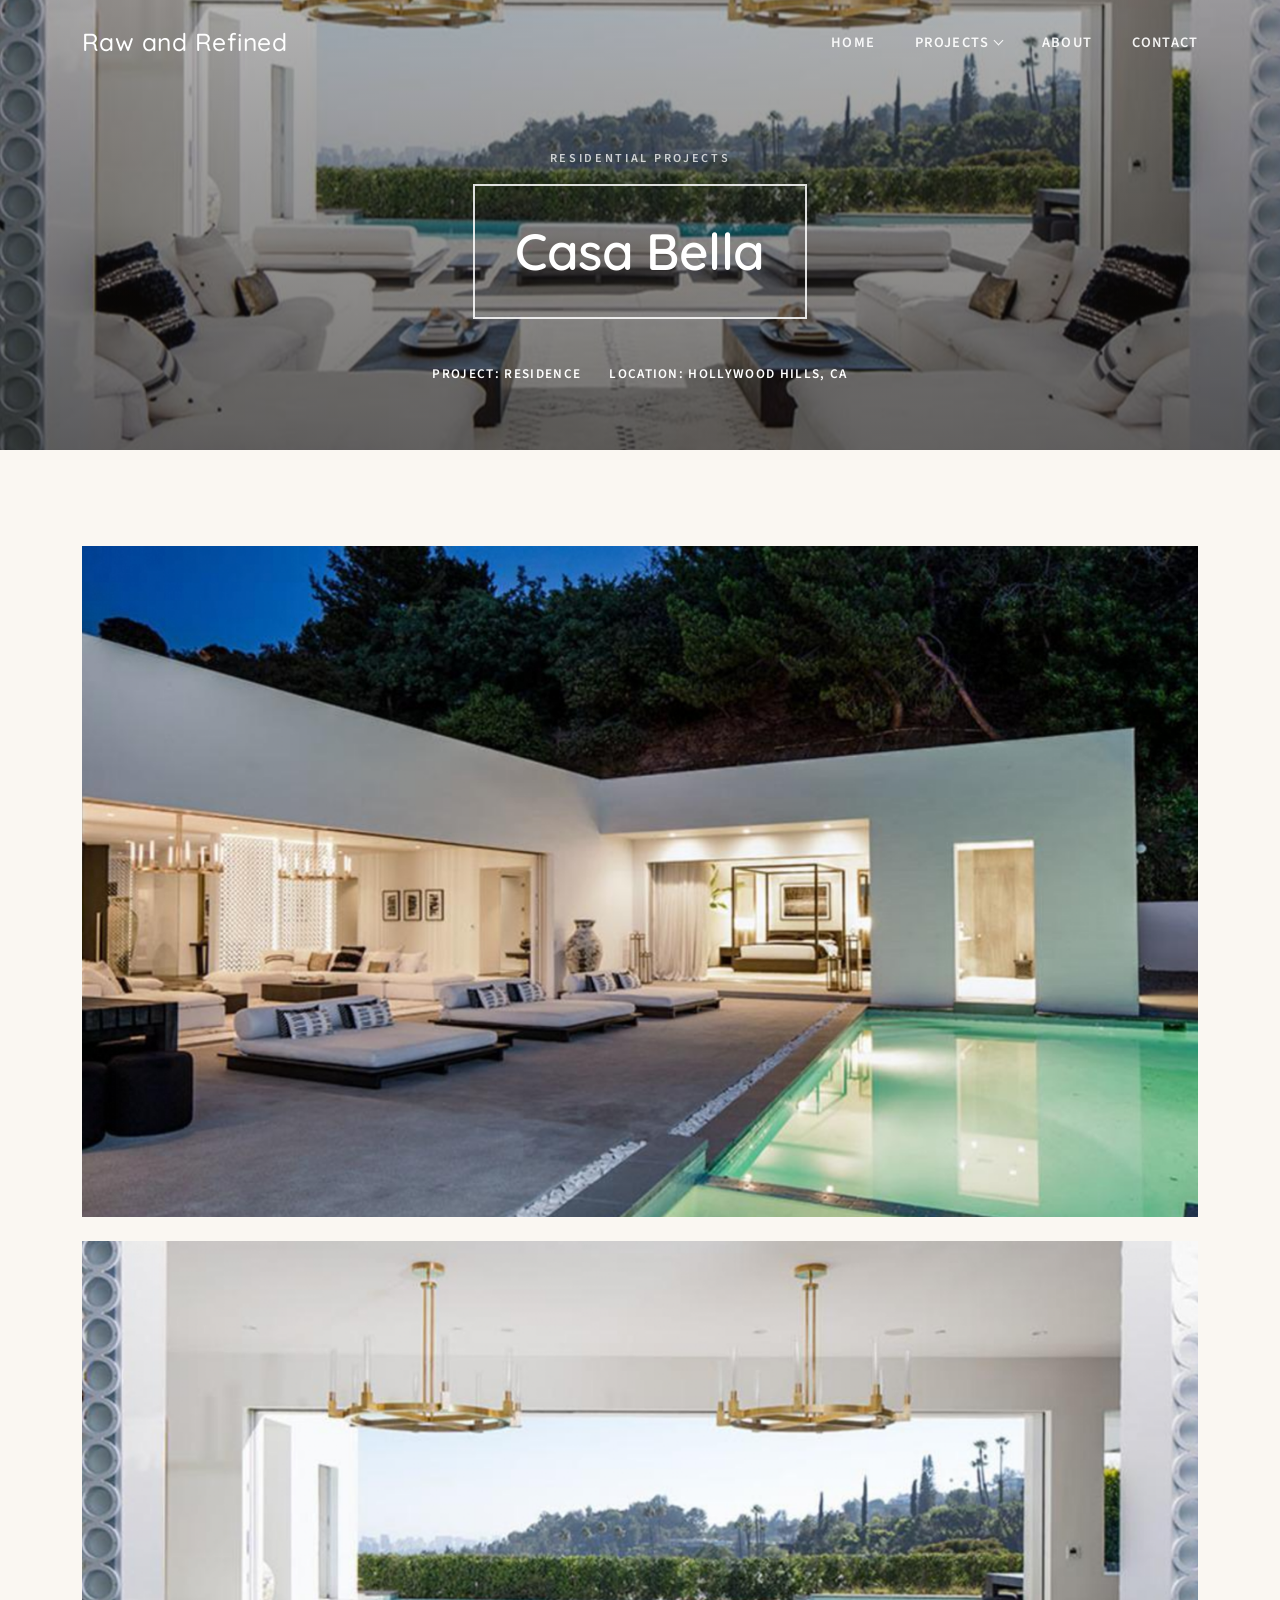
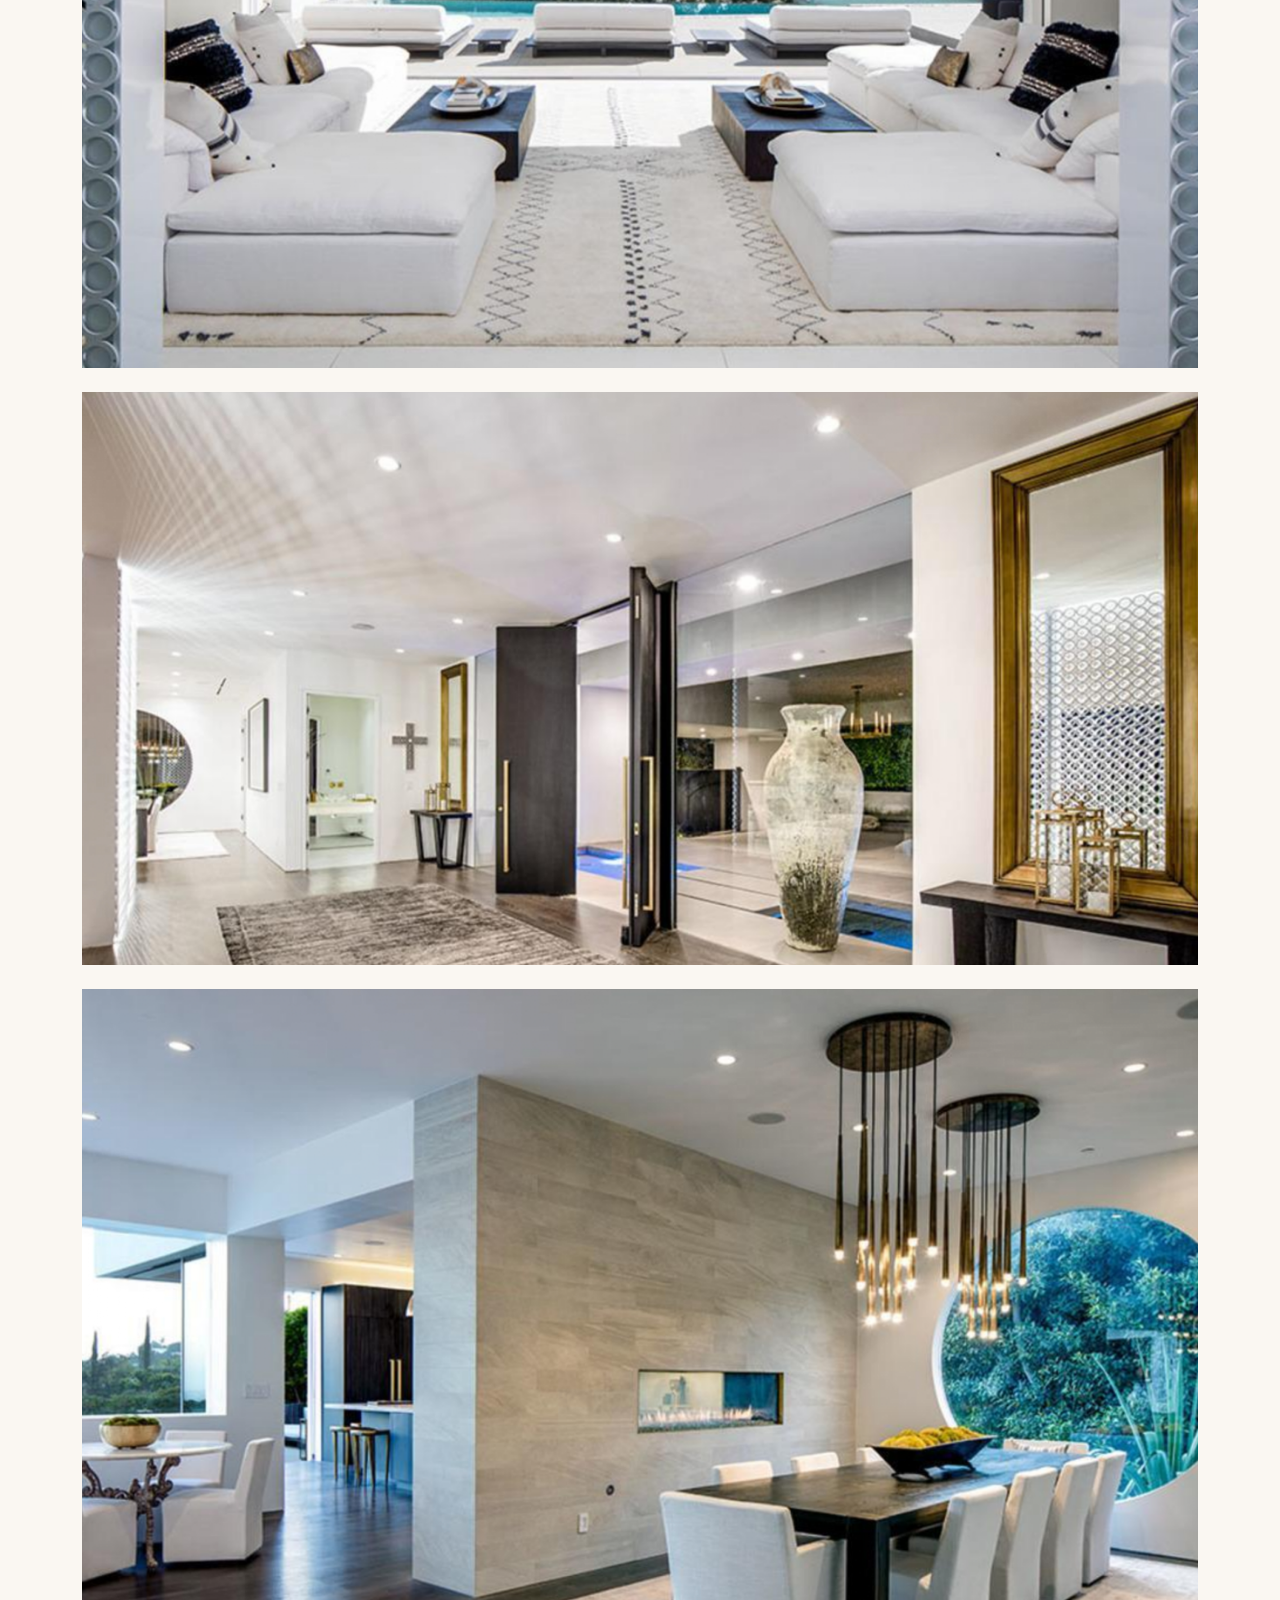
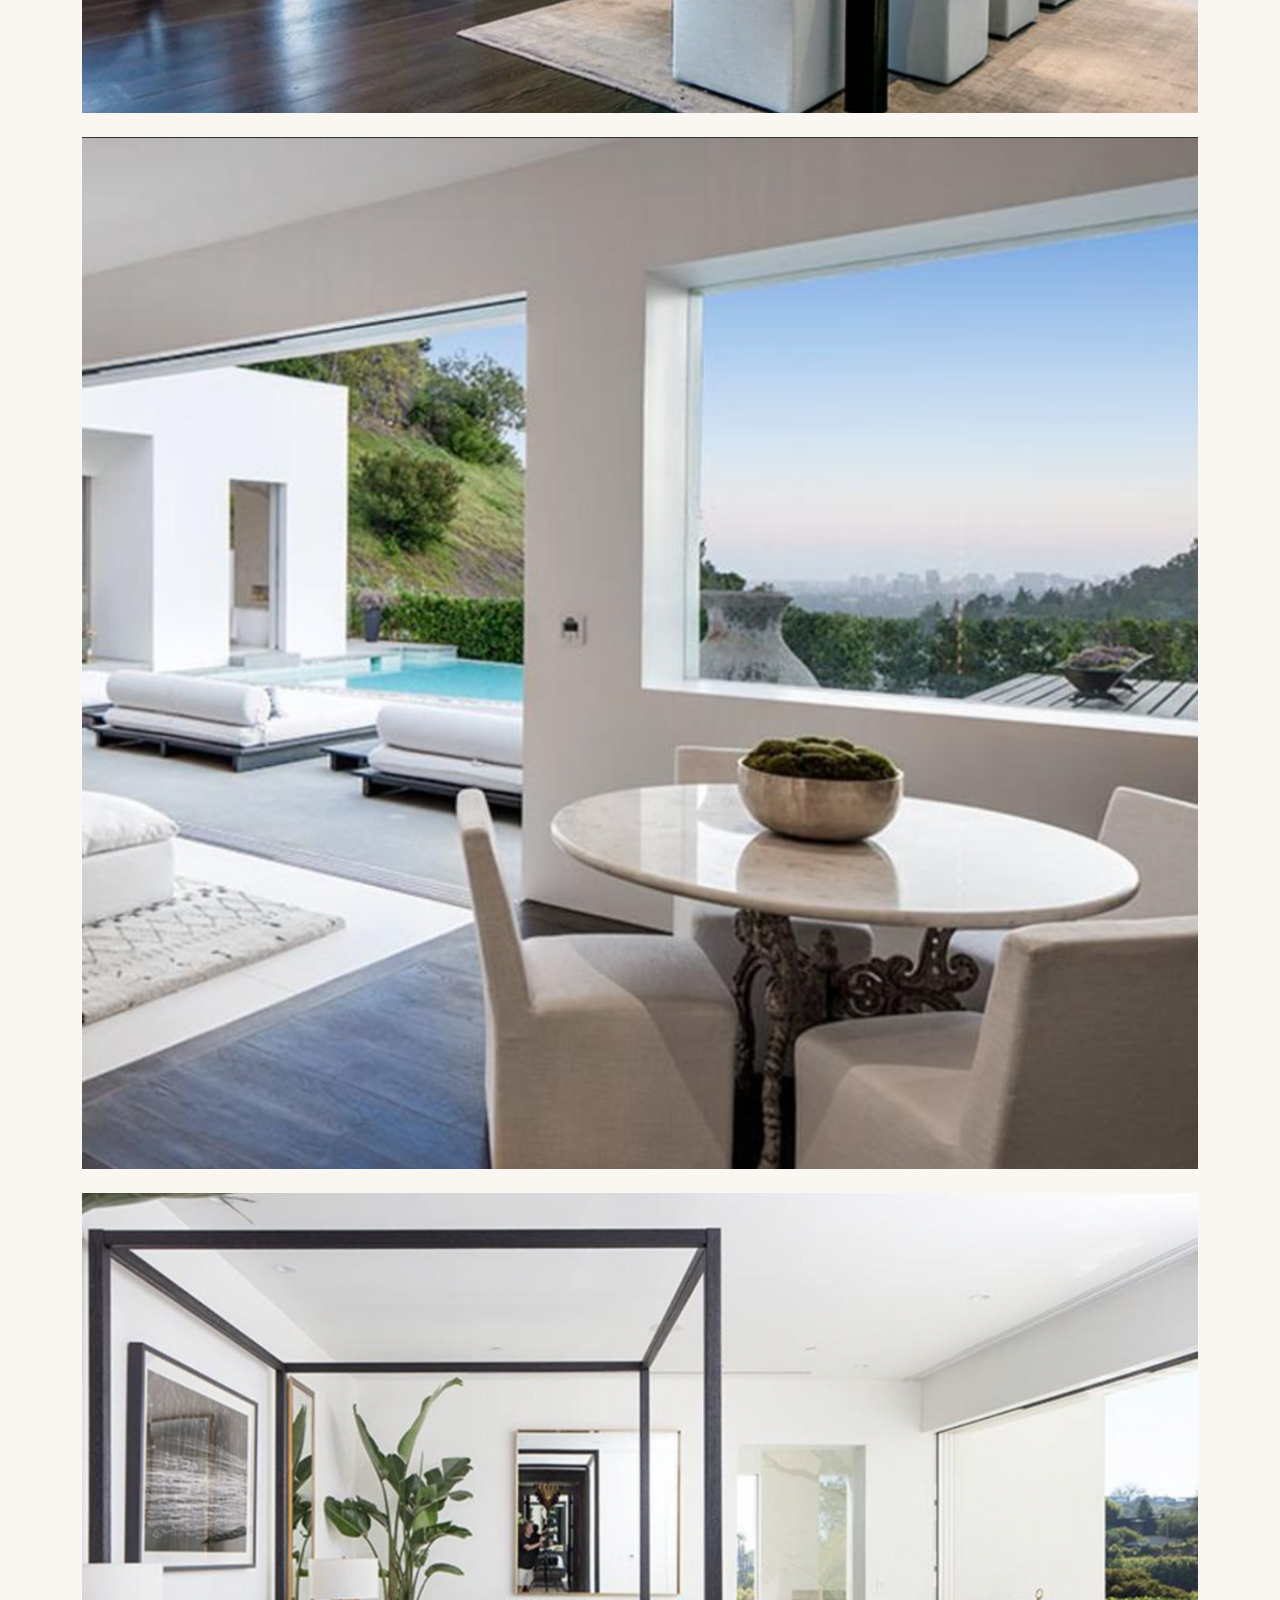
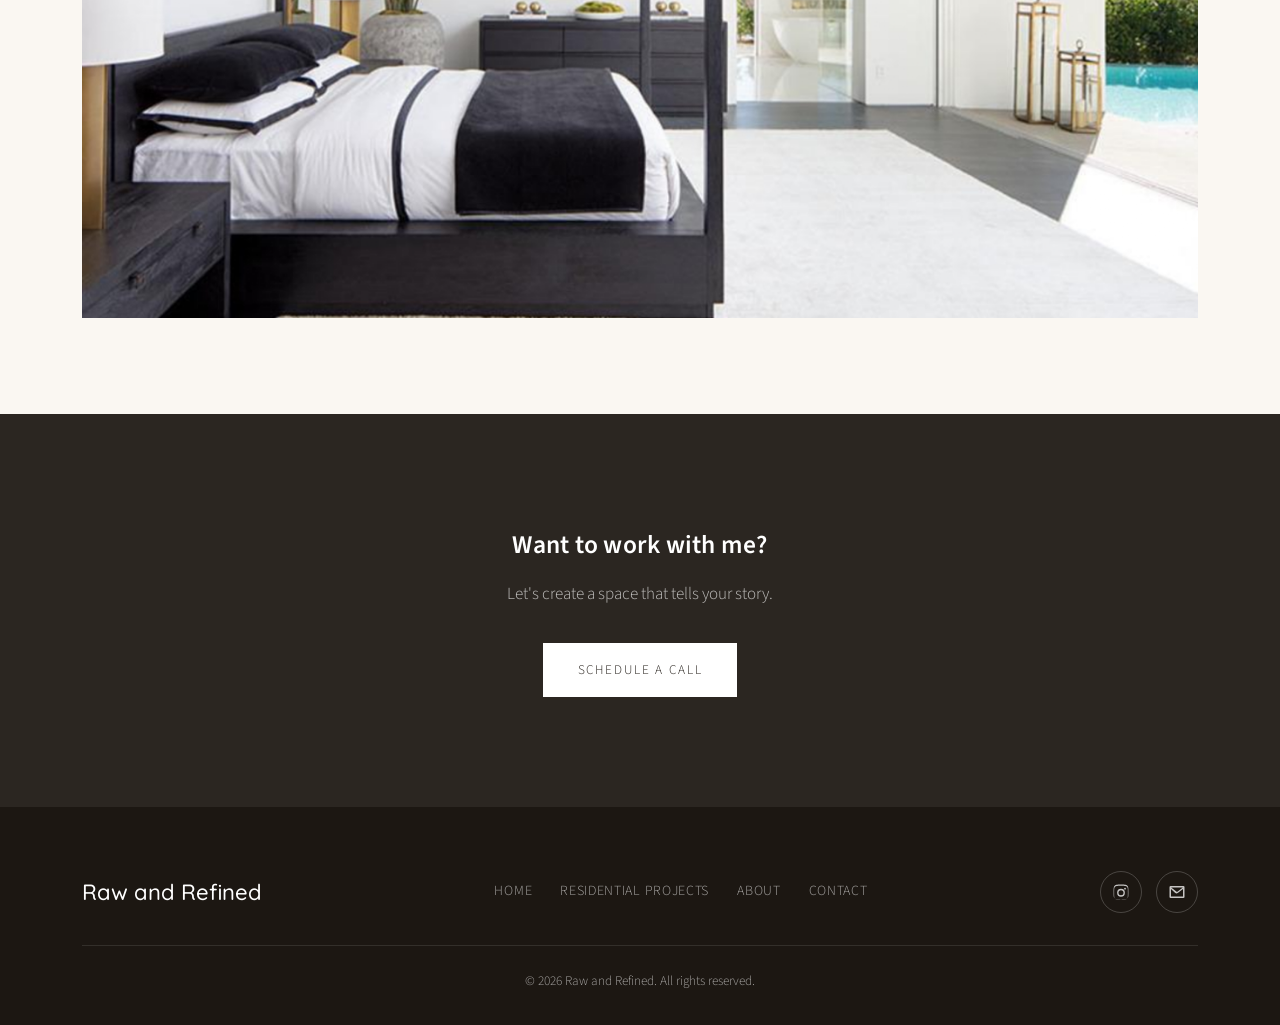
<file: projects/casa-bella.html>
<!DOCTYPE html>
<html lang="en">
<head>
<meta charset="UTF-8">
<meta name="viewport" content="width=device-width, initial-scale=1.0">
<title>Casa Bella | Raw and Refined</title>
<meta name="description" content="Casa Bella — a residential interior design project by Raw and Refined.">
<link rel="icon" type="image/png" href="../assets/img/favicon.png">
<link rel="stylesheet" href="../assets/css/style.css?v=1788717525">
</head>
<body>

<header class="site-header">
  <div class="container nav-inner">
    <a href="../index.html" class="brand">Raw and Refined</a>
    <button class="menu-btn" aria-label="Toggle menu"><span></span></button>
    <nav>
      <ul class="nav-links">
        <li><a href="../index.html">Home</a></li>
        <li class="nav-item-has-children">
          <a href="index.html">Projects</a>
          <ul class="submenu">
            <li><a href="villa-mariposa.html">Villa Mariposa</a></li>
            <li><a href="anderson-residence.html">Anderson Residence</a></li>
            <li><a href="camila-mcconaughey.html">Camila McConaughey</a></li>
            <li><a href="casa-bella.html">Casa Bella</a></li>
            <li><a href="catalogue-set-design.html">Catalogue Set Design</a></li>
          </ul>
        </li>
        <li><a href="../about.html">About</a></li>
        <li><a href="../contact.html">Contact</a></li>
      </ul>
    </nav>
  </div>
</header>

<section class="page-banner" style="background-image:url('../assets/img/projects/casa-bella/casa-bella-2.jpg');">
  <div class="container page-banner-inner">
    <p class="eyebrow">Residential Projects</p>
    <h1>Casa Bella</h1>
    <div class="meta"><span>Project: Residence</span><span>Location: Hollywood Hills, CA</span></div>
  </div>
</section>

<section>
  <div class="container">

    <div class="project-photos">
      <img class="reveal-on-scroll" src="../assets/img/projects/casa-bella/casa-bella-1.jpg" alt="Casa Bella photo 1">
      <img class="reveal-on-scroll" src="../assets/img/projects/casa-bella/casa-bella-2.jpg" alt="Casa Bella photo 2">
      <img class="reveal-on-scroll" src="../assets/img/projects/casa-bella/casa-bella-3.jpg" alt="Casa Bella photo 3">
      <img class="reveal-on-scroll" src="../assets/img/projects/casa-bella/casa-bella-4.jpg" alt="Casa Bella photo 4">
      <img class="reveal-on-scroll" src="../assets/img/projects/casa-bella/casa-bella-5.jpg" alt="Casa Bella photo 5">
      <img class="reveal-on-scroll" src="../assets/img/projects/casa-bella/casa-bella-6.jpg" alt="Casa Bella photo 6">
    </div>
  </div>
</section>

<section class="cta-band">
  <div class="container">
    <h2>Want to work with me?</h2>
    <p>Let's create a space that tells your story.</p>
    <a href="../contact.html" class="btn btn-light">Schedule a call</a>
  </div>
</section>

<footer class="site-footer">
  <div class="container">
    <div class="footer-inner">
      <div class="footer-brand">Raw and Refined</div>
      <ul class="footer-links">
        <li><a href="../index.html">Home</a></li>
        <li><a href="index.html">Residential Projects</a></li>
        <li><a href="../about.html">About</a></li>
        <li><a href="../contact.html">Contact</a></li>
      </ul>
      <div class="footer-social">
        <a class="icon-link" href="https://www.instagram.com/fabglamiedputri/" target="_blank" rel="noopener" aria-label="Instagram">
          <svg viewBox="0 0 24 24"><path d="M12 2.16c3.2 0 3.58.01 4.85.07 1.17.05 1.8.25 2.23.41.56.22.96.48 1.38.9.42.42.68.82.9 1.38.16.42.36 1.06.41 2.23.06 1.27.07 1.65.07 4.85s-.01 3.58-.07 4.85c-.05 1.17-.25 1.8-.41 2.23-.22.56-.48.96-.9 1.38-.42.42-.82.68-1.38.9-.42.16-1.06.36-2.23.41-1.27.06-1.65.07-4.85.07s-3.58-.01-4.85-.07c-1.17-.05-1.8-.25-2.23-.41-.56-.22-.96-.48-1.38-.9-.42-.42-.68-.82-.9-1.38-.16-.42-.36-1.06-.41-2.23-.06-1.27-.07-1.65-.07-4.85s.01-3.58.07-4.85c.05-1.17.25-1.8.41-2.23.22-.56.48-.96.9-1.38.42-.42.82-.68 1.38-.9.42-.16 1.06-.36 2.23-.41C8.42 2.17 8.8 2.16 12 2.16zm0 1.62c-3.14 0-3.5.01-4.74.07-1.03.05-1.6.22-1.97.36-.5.19-.85.42-1.22.8-.38.37-.6.72-.8 1.22-.14.37-.3.94-.36 1.97-.06 1.24-.07 1.6-.07 4.74s.01 3.5.07 4.74c.05 1.03.22 1.6.36 1.97.19.5.42.85.8 1.22.37.38.72.6 1.22.8.37.14.94.3 1.97.36 1.24.06 1.6.07 4.74.07s3.5-.01 4.74-.07c1.03-.05 1.6-.22 1.97-.36.5-.19.85-.42 1.22-.8.38-.37.6-.72.8-1.22.14-.37.3-.94.36-1.97.06-1.24.07-1.6.07-4.74s-.01-3.5-.07-4.74c-.05-1.03-.22-1.6-.36-1.97-.19-.5-.42-.85-.8-1.22a3.27 3.27 0 0 0-1.22-.8c-.37-.14-.94-.3-1.97-.36-1.24-.06-1.6-.07-4.74-.07zm0 4.05a5.17 5.17 0 1 1 0 10.34 5.17 5.17 0 0 1 0-10.34zm0 8.53a3.36 3.36 0 1 0 0-6.72 3.36 3.36 0 0 0 0 6.72zm6.58-8.74a1.21 1.21 0 1 1-2.42 0 1.21 1.21 0 0 1 2.42 0z"/></svg>
        </a>
        <a class="icon-link" href="mailto:putri@rawandrefinedco.com" aria-label="Email">
          <svg viewBox="0 0 24 24"><path d="M2 5.5A1.5 1.5 0 0 1 3.5 4h17A1.5 1.5 0 0 1 22 5.5v13a1.5 1.5 0 0 1-1.5 1.5h-17A1.5 1.5 0 0 1 2 18.5v-13zm2.2.5 7.36 5.75a.7.7 0 0 0 .88 0L19.8 6H4.2zM20 7.9l-6.98 5.46a2.7 2.7 0 0 1-3.34 0L4 7.9V18h16V7.9z"/></svg>
        </a>
      </div>
    </div>
    <div class="footer-bottom">&copy; 2026 Raw and Refined. All rights reserved.</div>
  </div>
</footer>

<script src="../assets/js/main.js?v=1788717525"></script>
</body>
</html>
</file>
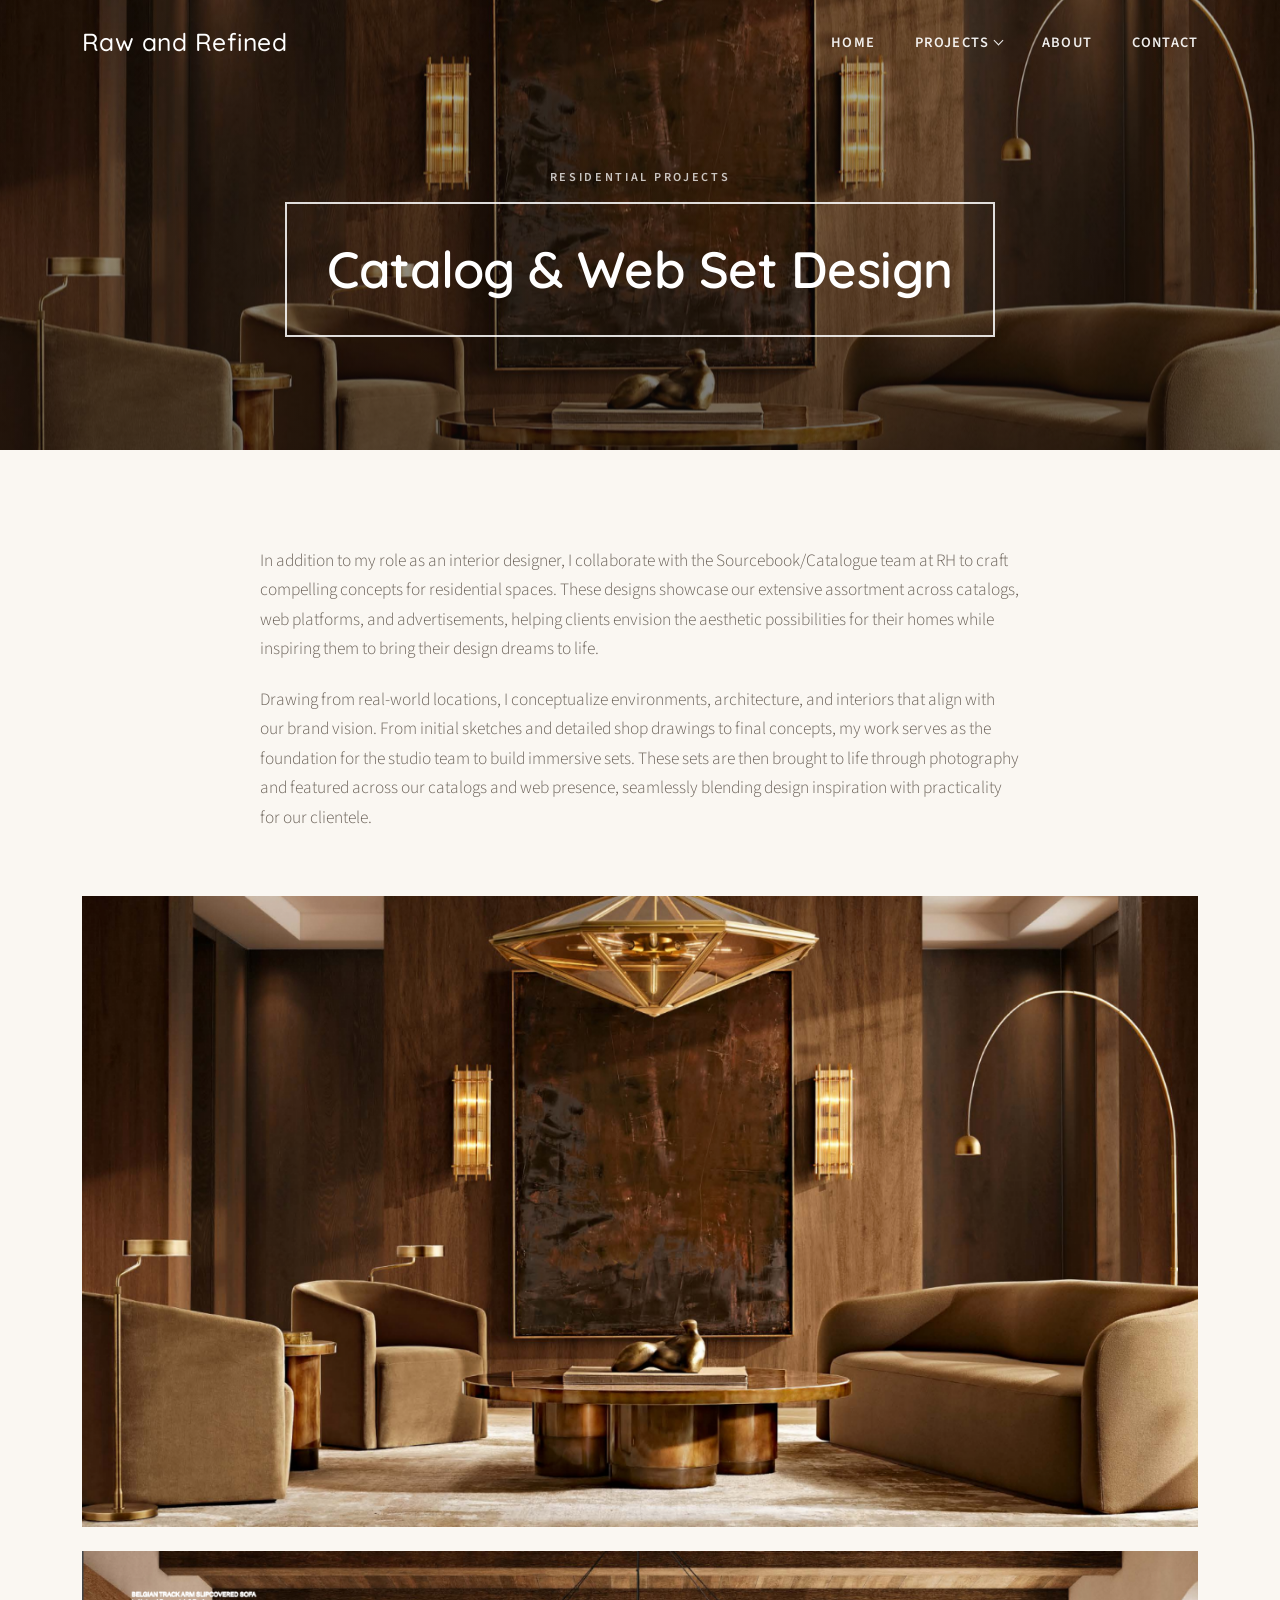
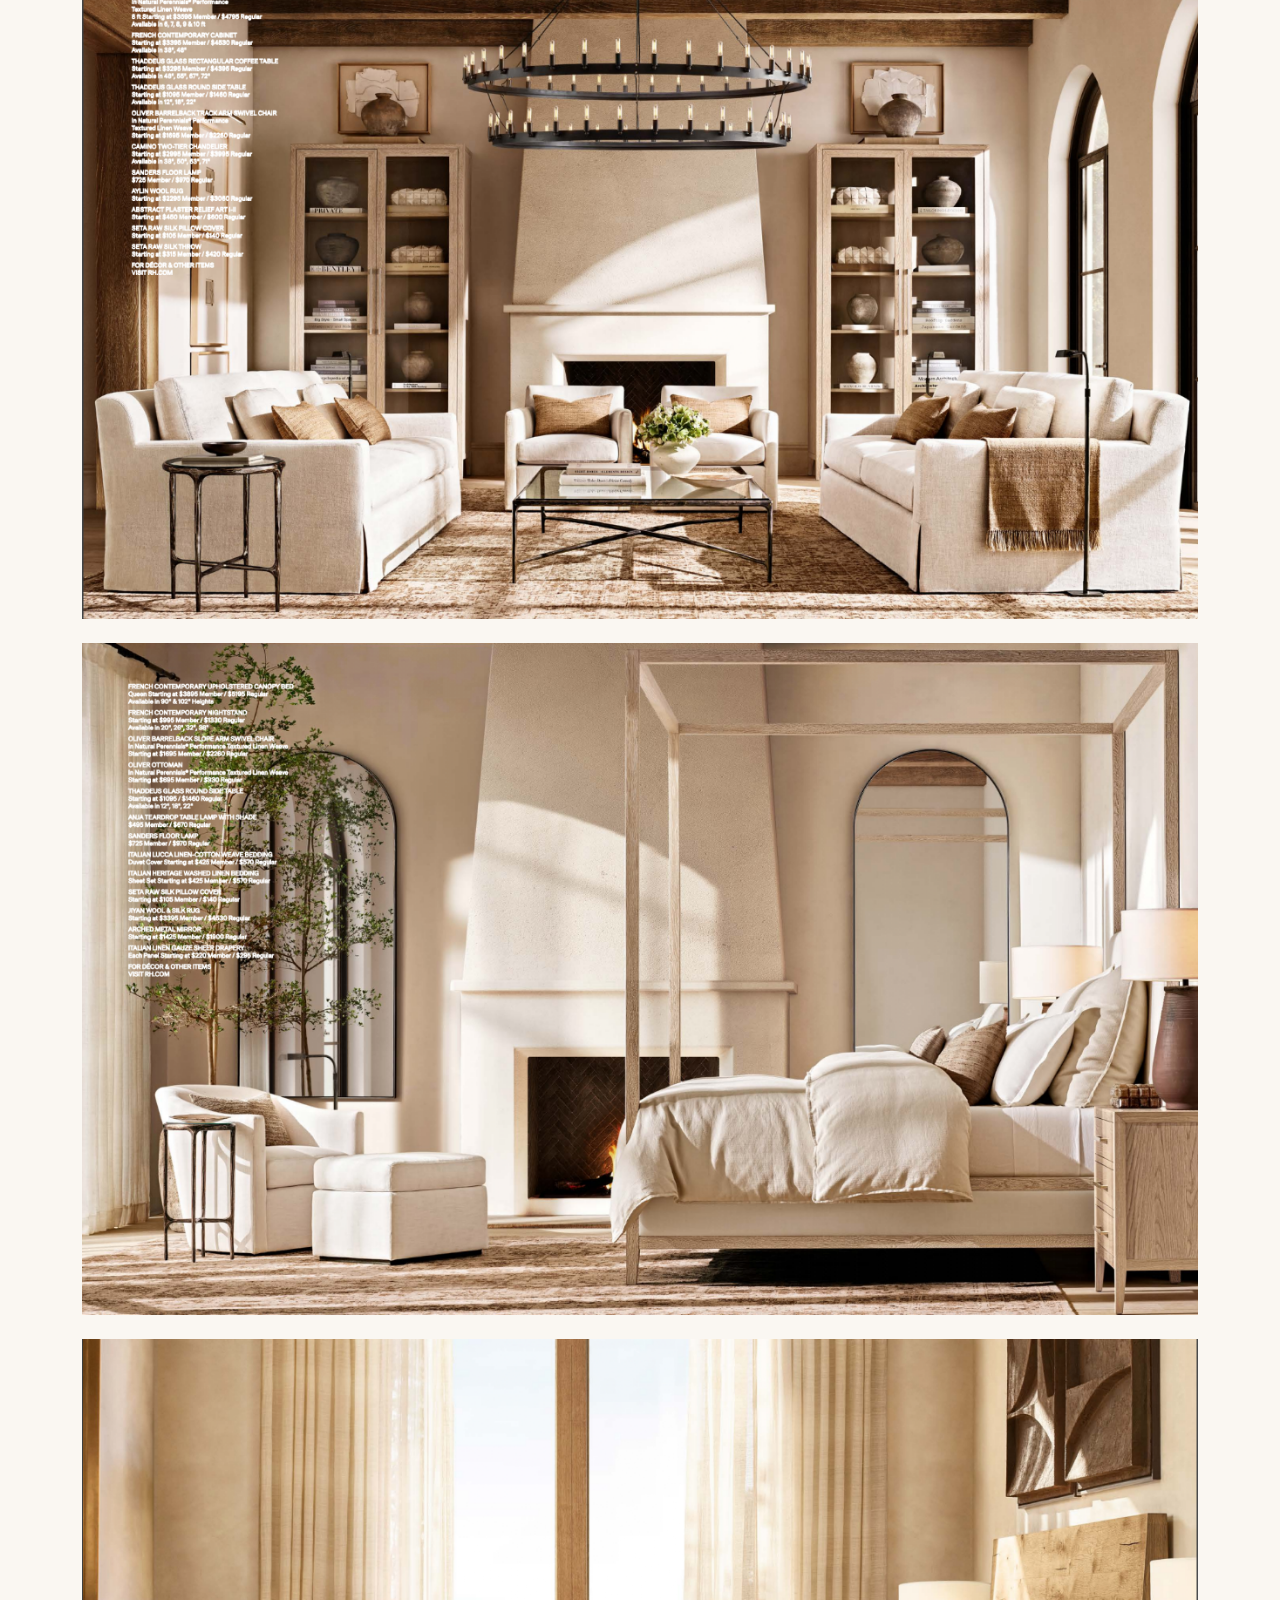
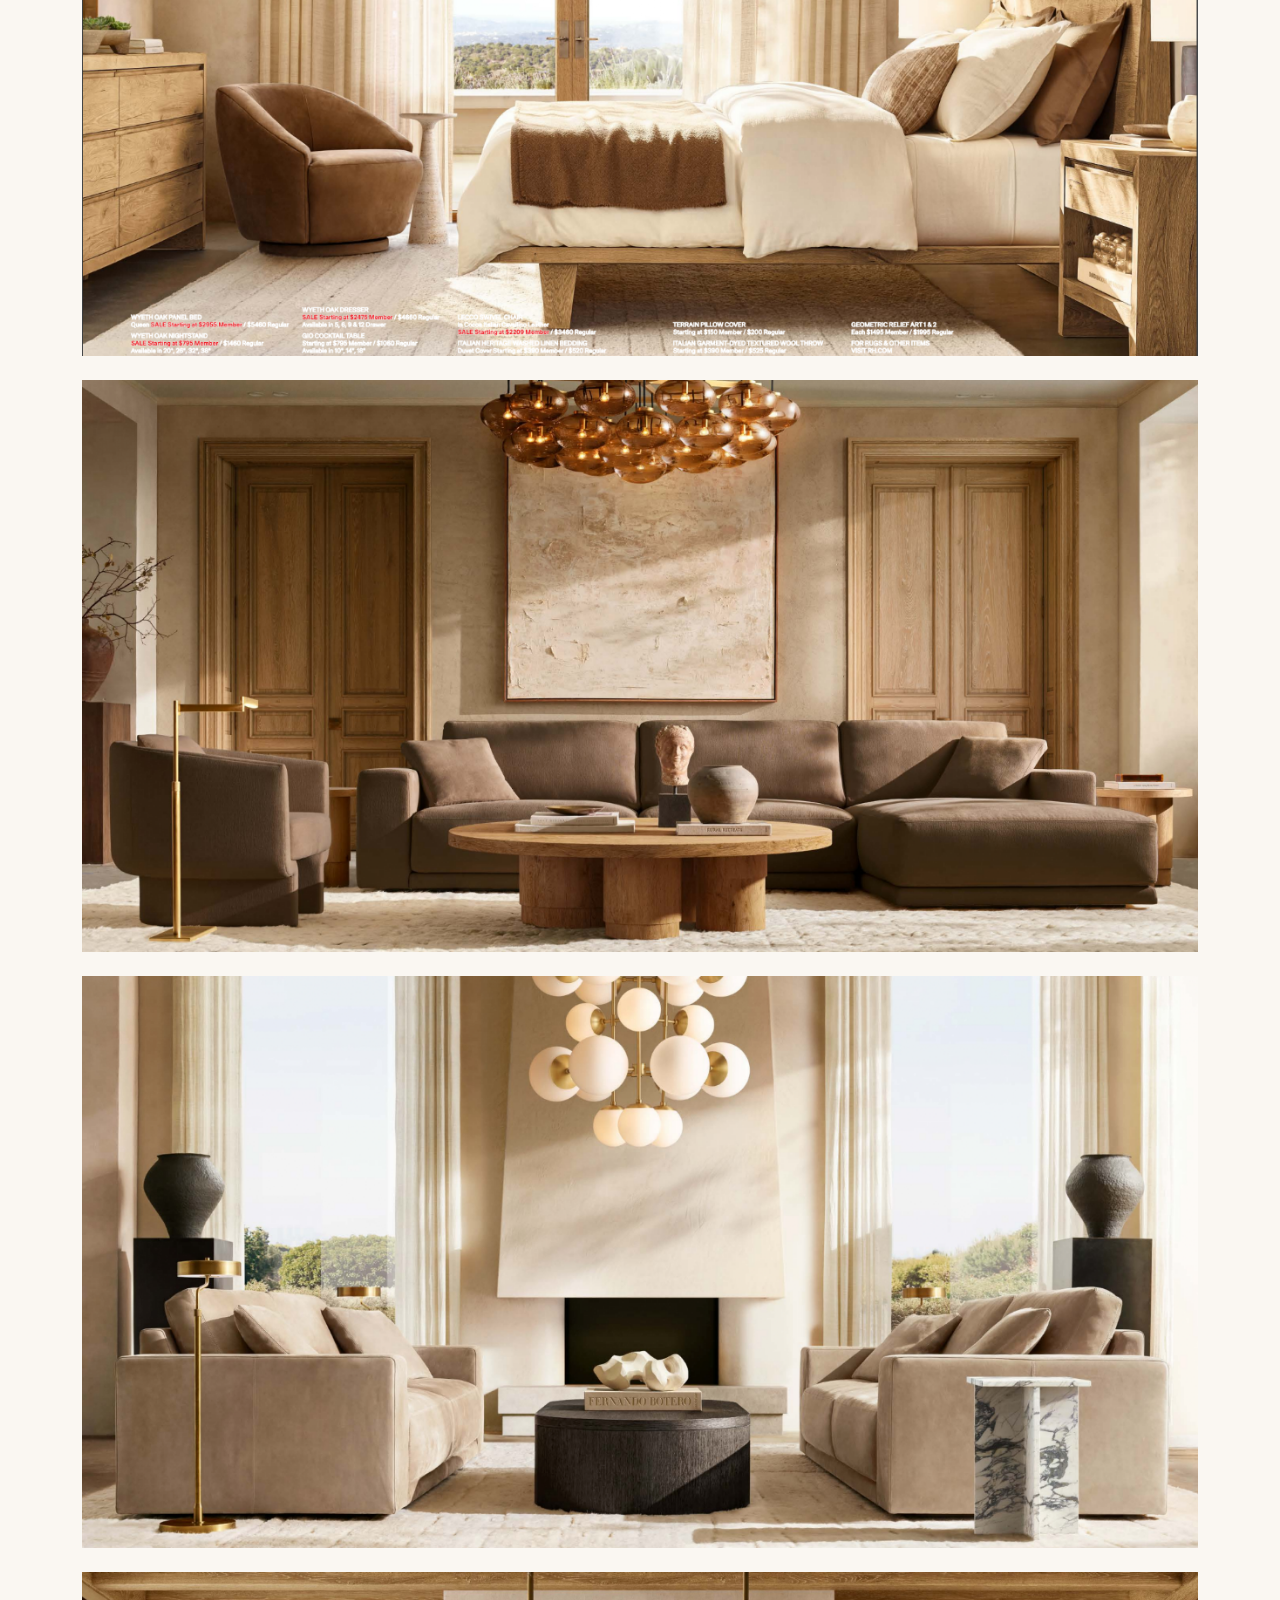
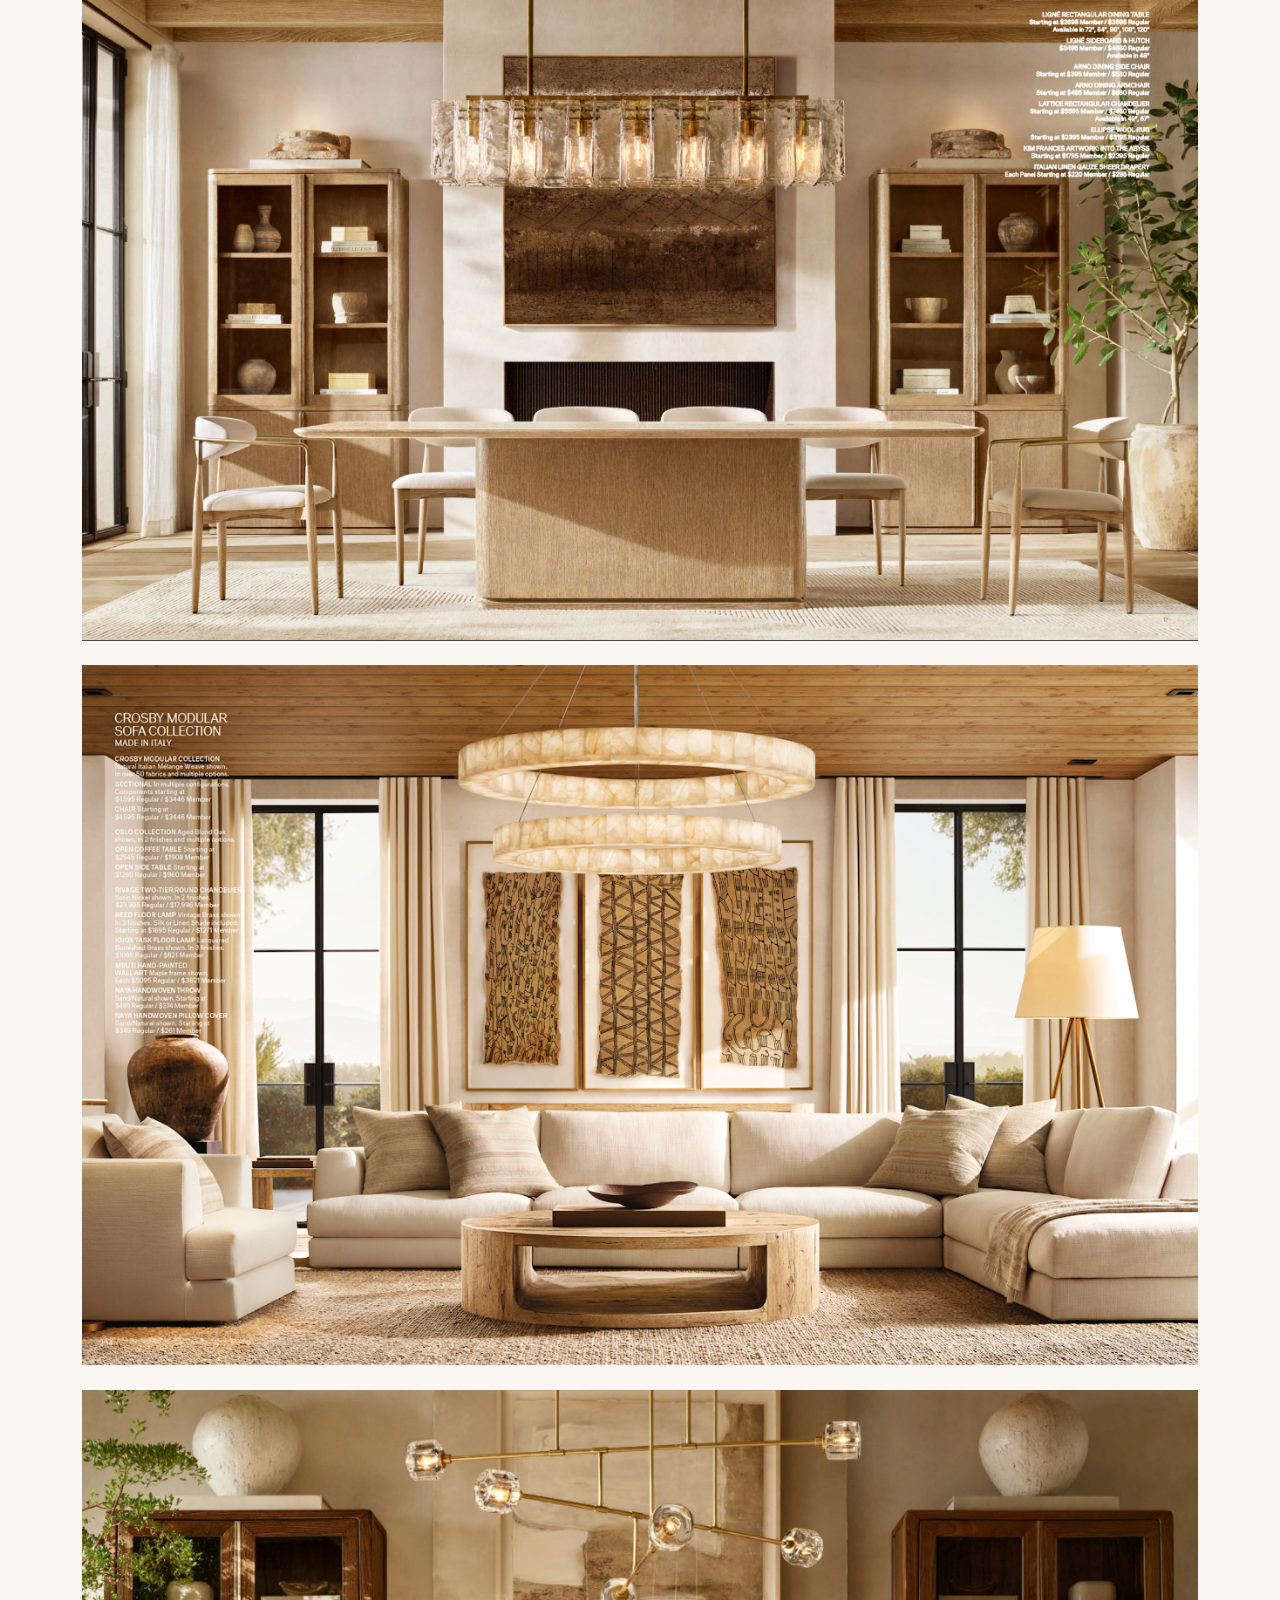
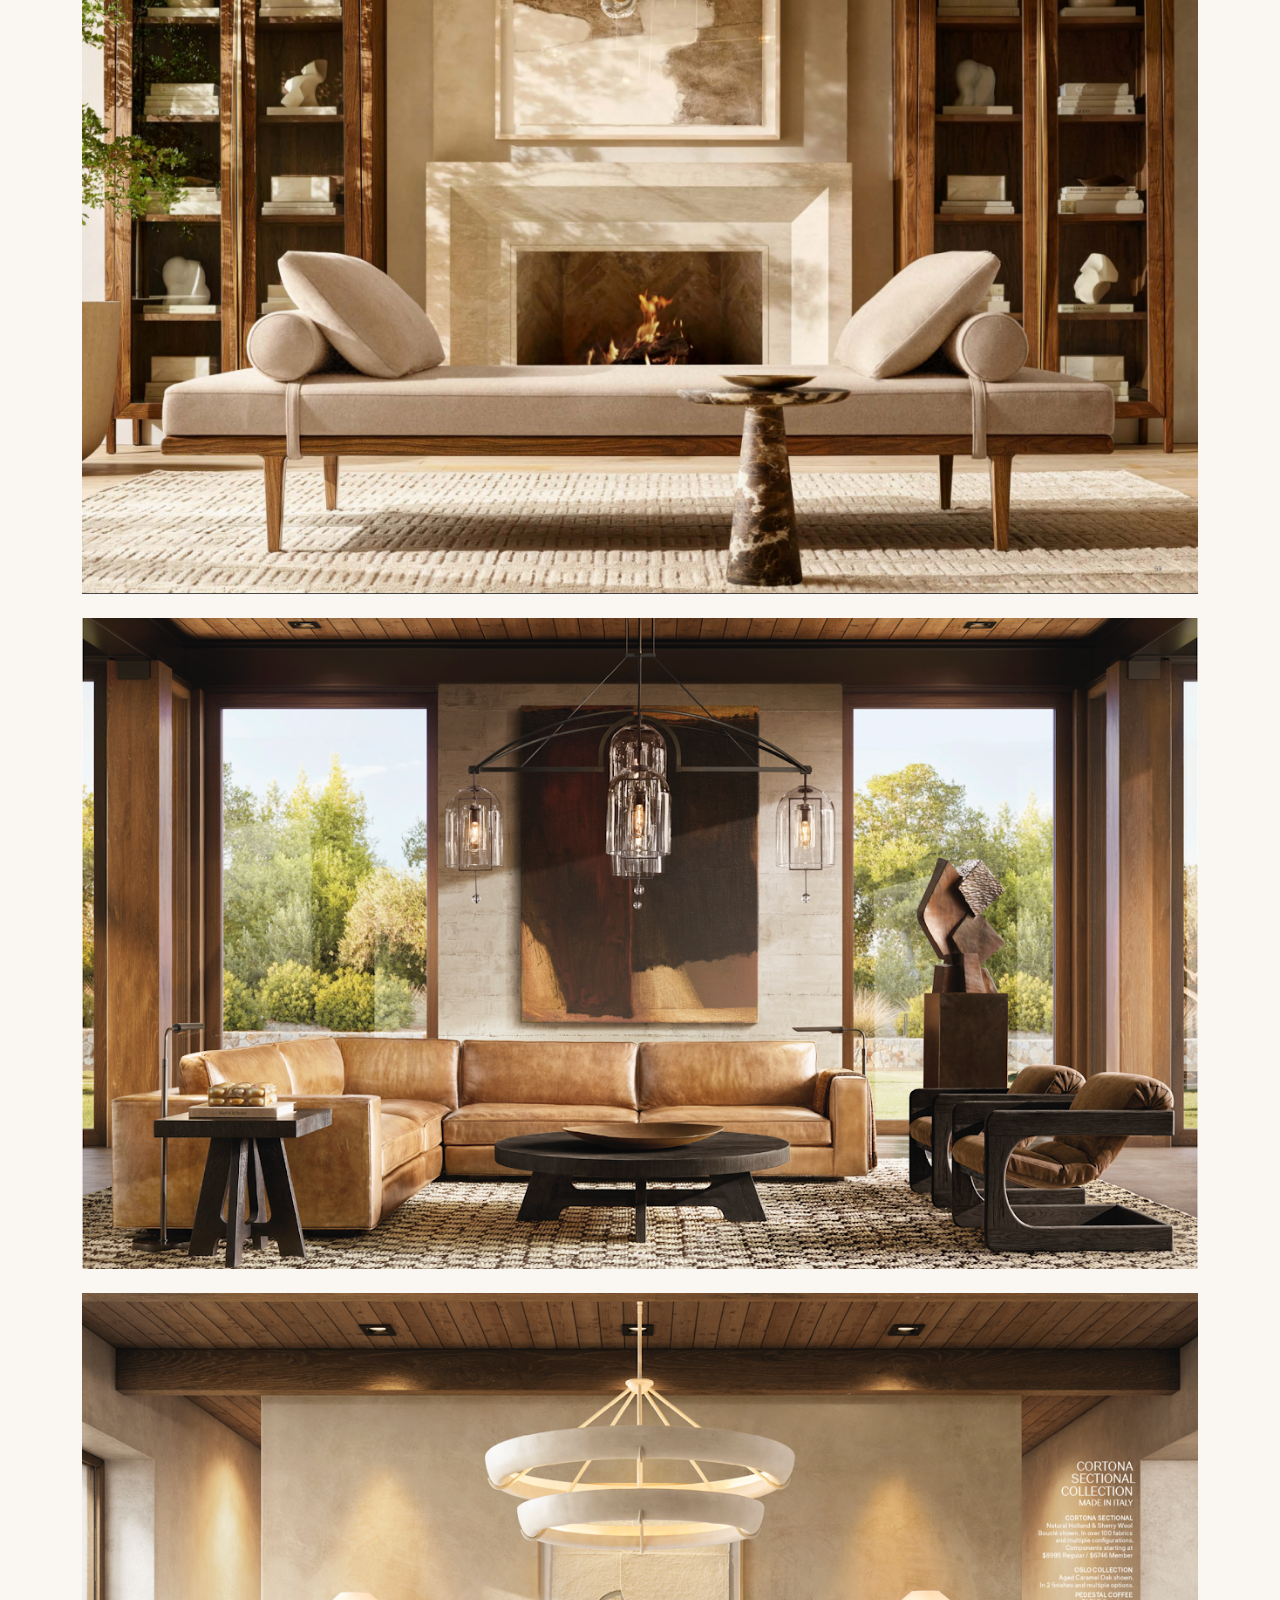
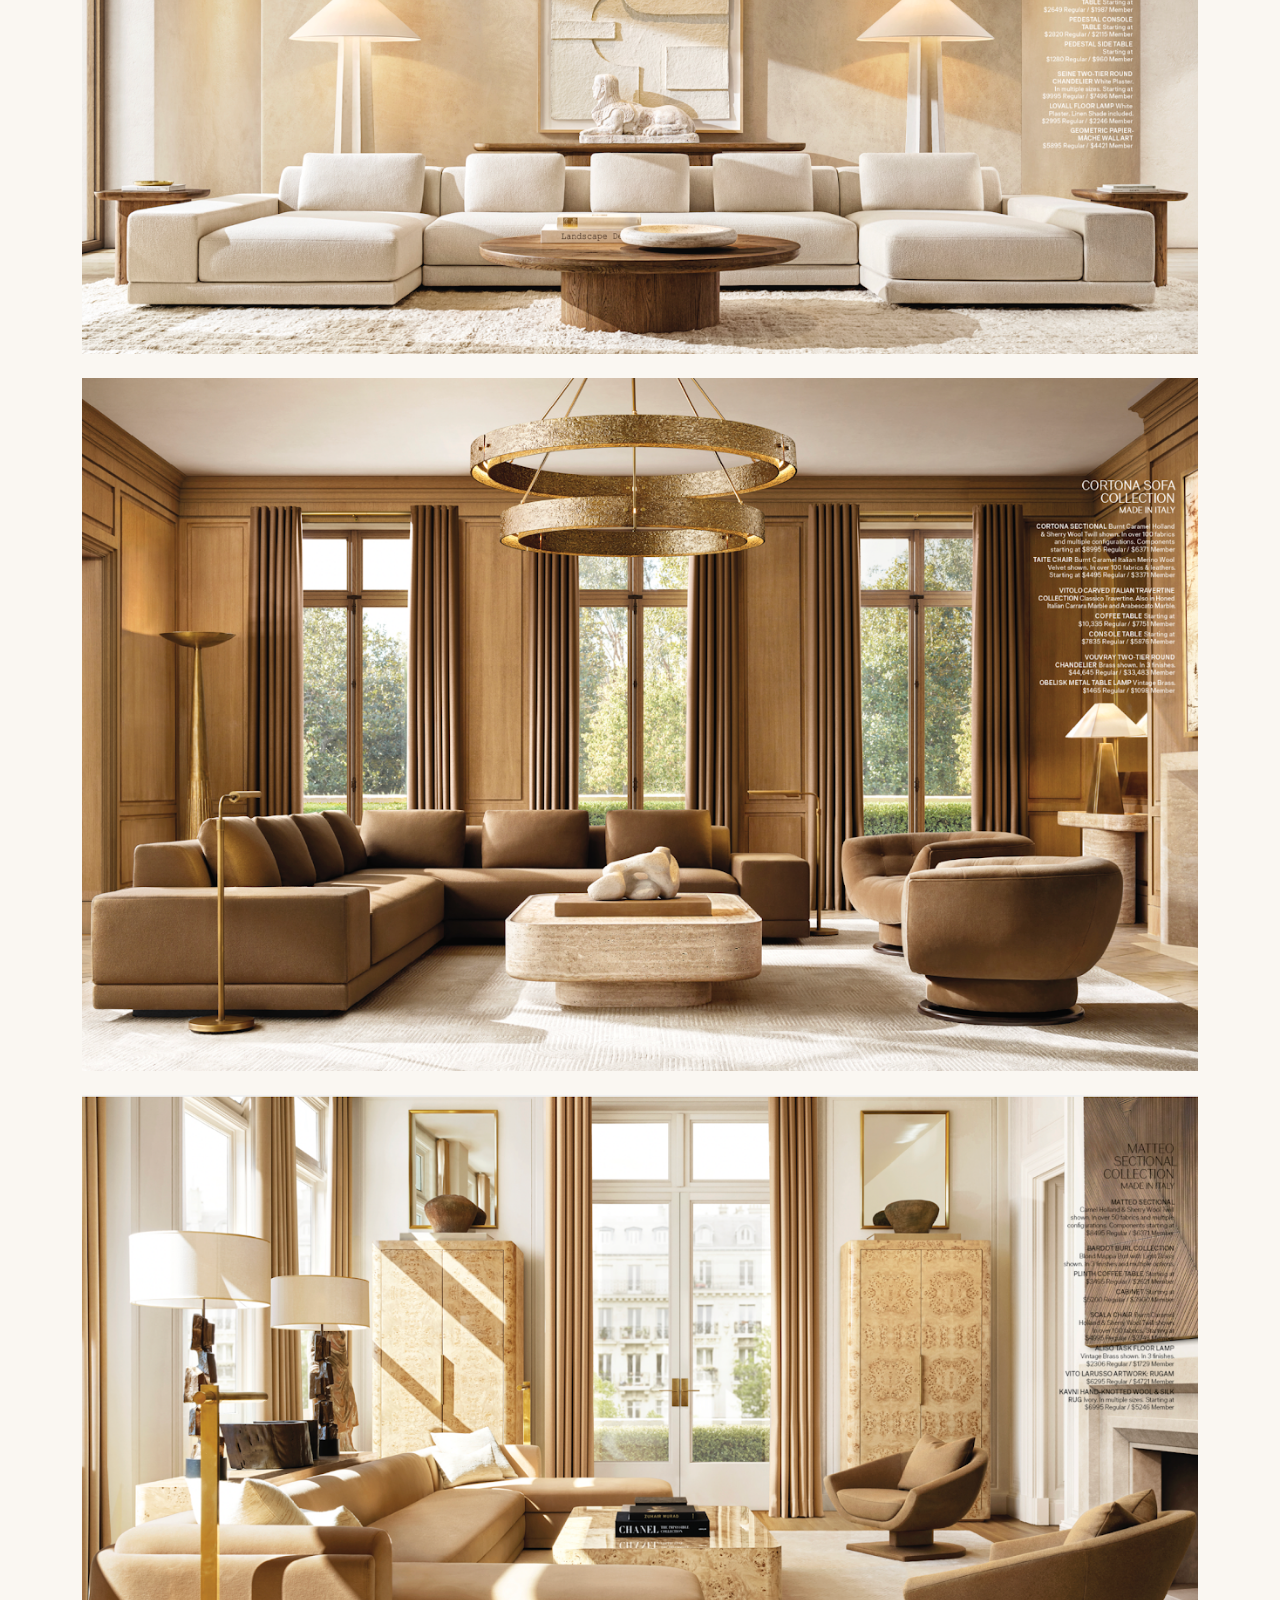
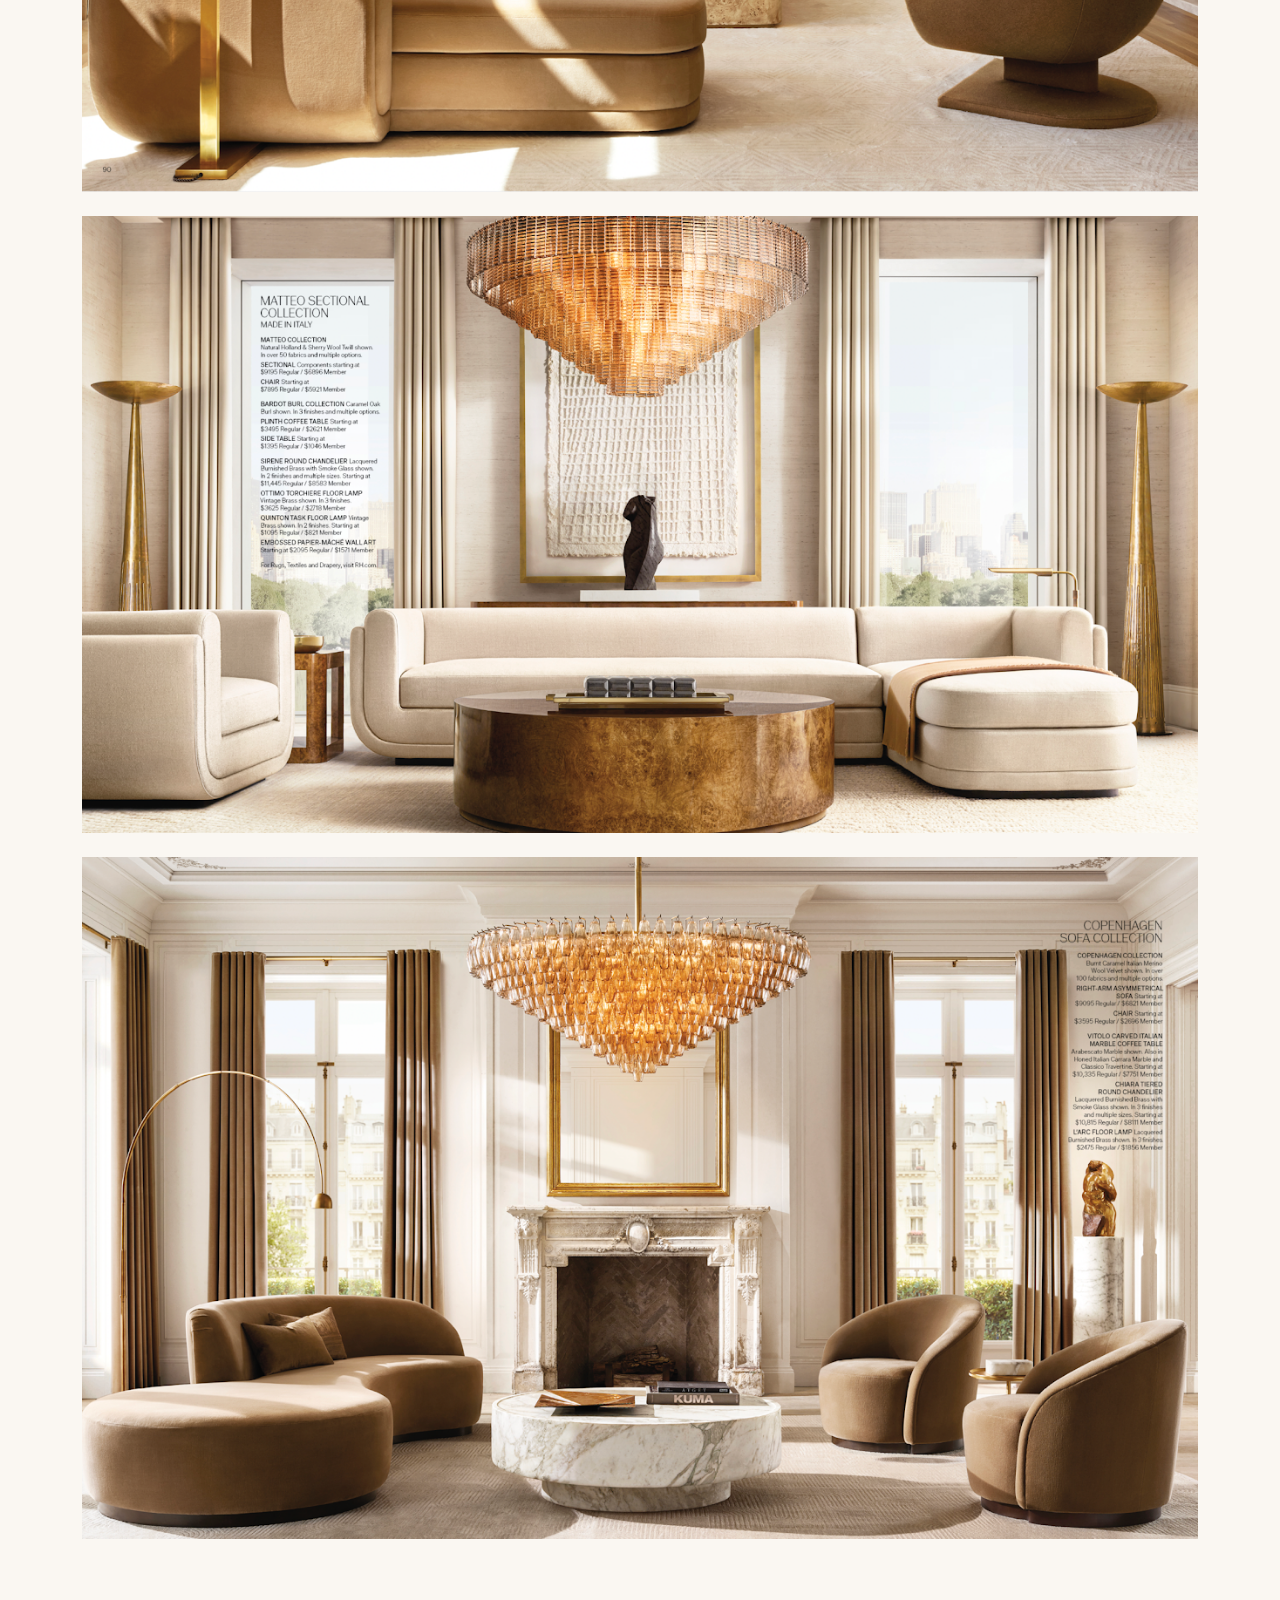
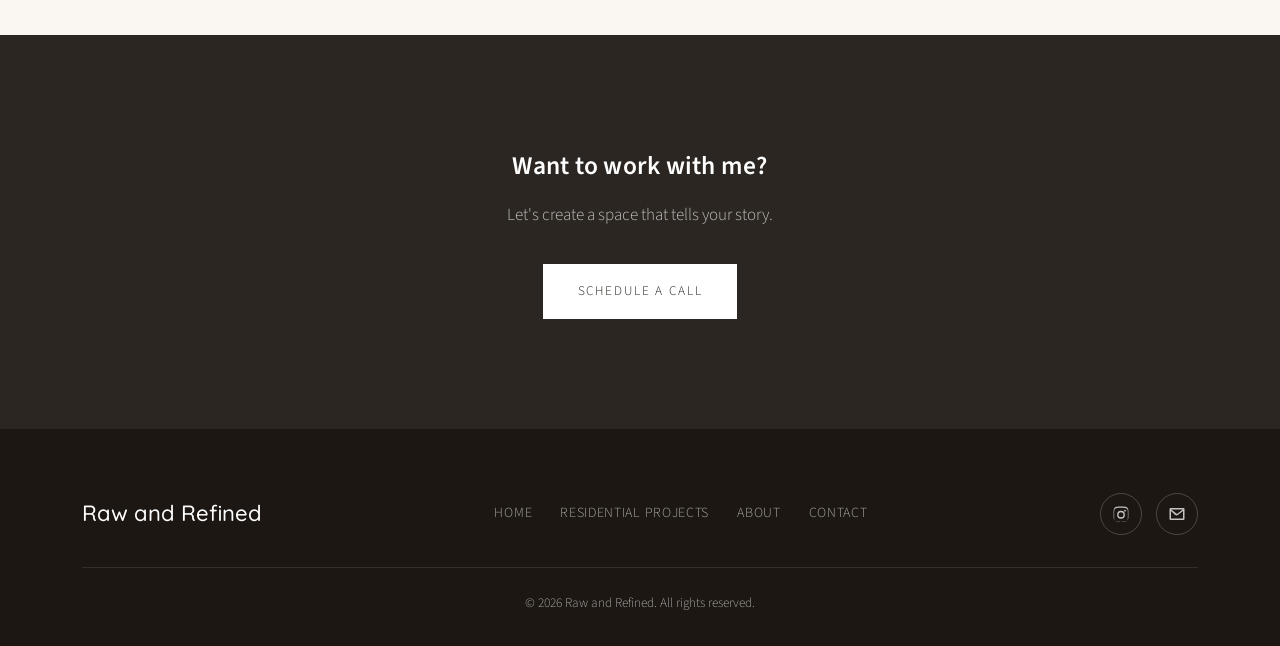
<file: projects/catalogue-set-design.html>
<!DOCTYPE html>
<html lang="en">
<head>
<meta charset="UTF-8">
<meta name="viewport" content="width=device-width, initial-scale=1.0">
<title>Catalog & Web Set Design | Raw and Refined</title>
<meta name="description" content="Catalog & Web Set Design — a residential interior design project by Raw and Refined.">
<link rel="icon" type="image/png" href="../assets/img/favicon.png">
<link rel="stylesheet" href="../assets/css/style.css?v=1788717525">
</head>
<body>

<header class="site-header">
  <div class="container nav-inner">
    <a href="../index.html" class="brand">Raw and Refined</a>
    <button class="menu-btn" aria-label="Toggle menu"><span></span></button>
    <nav>
      <ul class="nav-links">
        <li><a href="../index.html">Home</a></li>
        <li class="nav-item-has-children">
          <a href="index.html">Projects</a>
          <ul class="submenu">
            <li><a href="villa-mariposa.html">Villa Mariposa</a></li>
            <li><a href="anderson-residence.html">Anderson Residence</a></li>
            <li><a href="camila-mcconaughey.html">Camila McConaughey</a></li>
            <li><a href="casa-bella.html">Casa Bella</a></li>
            <li><a href="catalogue-set-design.html">Catalogue Set Design</a></li>
          </ul>
        </li>
        <li><a href="../about.html">About</a></li>
        <li><a href="../contact.html">Contact</a></li>
      </ul>
    </nav>
  </div>
</header>

<section class="page-banner" style="background-image:url('../assets/img/projects/catalogue-set-design/catalogue-set-design-1.jpg');">
  <div class="container page-banner-inner">
    <p class="eyebrow">Residential Projects</p>
    <h1>Catalog & Web Set Design</h1>
    
  </div>
</section>

<section>
  <div class="container">
    <div class="project-copy">
    <p class="reveal-on-scroll">In addition to my role as an interior designer, I collaborate with the Sourcebook/Catalogue team at RH to craft compelling concepts for residential spaces. These designs showcase our extensive assortment across catalogs, web platforms, and advertisements, helping clients envision the aesthetic possibilities for their homes while inspiring them to bring their design dreams to life.</p>
    <p class="reveal-on-scroll">Drawing from real-world locations, I conceptualize environments, architecture, and interiors that align with our brand vision. From initial sketches and detailed shop drawings to final concepts, my work serves as the foundation for the studio team to build immersive sets. These sets are then brought to life through photography and featured across our catalogs and web presence, seamlessly blending design inspiration with practicality for our clientele.</p>
    </div>

    <div class="project-photos">
      <img class="reveal-on-scroll" src="../assets/img/projects/catalogue-set-design/catalogue-set-design-1.jpg" alt="Catalogue Set Design photo 1">
      <img class="reveal-on-scroll" src="../assets/img/projects/catalogue-set-design/catalogue-set-design-2.jpg" alt="Catalogue Set Design photo 2">
      <img class="reveal-on-scroll" src="../assets/img/projects/catalogue-set-design/catalogue-set-design-3.jpg" alt="Catalogue Set Design photo 3">
      <img class="reveal-on-scroll" src="../assets/img/projects/catalogue-set-design/catalogue-set-design-4.jpg" alt="Catalogue Set Design photo 4">
      <img class="reveal-on-scroll" src="../assets/img/projects/catalogue-set-design/catalogue-set-design-5.jpg" alt="Catalogue Set Design photo 5">
      <img class="reveal-on-scroll" src="../assets/img/projects/catalogue-set-design/catalogue-set-design-6.jpg" alt="Catalogue Set Design photo 6">
      <img class="reveal-on-scroll" src="../assets/img/projects/catalogue-set-design/catalogue-set-design-7.jpg" alt="Catalogue Set Design photo 7">
      <img class="reveal-on-scroll" src="../assets/img/projects/catalogue-set-design/catalogue-set-design-8.jpg" alt="Catalogue Set Design photo 8">
      <img class="reveal-on-scroll" src="../assets/img/projects/catalogue-set-design/catalogue-set-design-9.jpg" alt="Catalogue Set Design photo 9">
      <img class="reveal-on-scroll" src="../assets/img/projects/catalogue-set-design/catalogue-set-design-10.jpg" alt="Catalogue Set Design photo 10">
      <img class="reveal-on-scroll" src="../assets/img/projects/catalogue-set-design/catalogue-set-design-11.jpg" alt="Catalogue Set Design photo 11">
      <img class="reveal-on-scroll" src="../assets/img/projects/catalogue-set-design/catalogue-set-design-12.jpg" alt="Catalogue Set Design photo 12">
      <img class="reveal-on-scroll" src="../assets/img/projects/catalogue-set-design/catalogue-set-design-13.jpg" alt="Catalogue Set Design photo 13">
      <img class="reveal-on-scroll" src="../assets/img/projects/catalogue-set-design/catalogue-set-design-14.jpg" alt="Catalogue Set Design photo 14">
      <img class="reveal-on-scroll" src="../assets/img/projects/catalogue-set-design/catalogue-set-design-15.jpg" alt="Catalogue Set Design photo 15">
    </div>
  </div>
</section>

<section class="cta-band">
  <div class="container">
    <h2>Want to work with me?</h2>
    <p>Let's create a space that tells your story.</p>
    <a href="../contact.html" class="btn btn-light">Schedule a call</a>
  </div>
</section>

<footer class="site-footer">
  <div class="container">
    <div class="footer-inner">
      <div class="footer-brand">Raw and Refined</div>
      <ul class="footer-links">
        <li><a href="../index.html">Home</a></li>
        <li><a href="index.html">Residential Projects</a></li>
        <li><a href="../about.html">About</a></li>
        <li><a href="../contact.html">Contact</a></li>
      </ul>
      <div class="footer-social">
        <a class="icon-link" href="https://www.instagram.com/fabglamiedputri/" target="_blank" rel="noopener" aria-label="Instagram">
          <svg viewBox="0 0 24 24"><path d="M12 2.16c3.2 0 3.58.01 4.85.07 1.17.05 1.8.25 2.23.41.56.22.96.48 1.38.9.42.42.68.82.9 1.38.16.42.36 1.06.41 2.23.06 1.27.07 1.65.07 4.85s-.01 3.58-.07 4.85c-.05 1.17-.25 1.8-.41 2.23-.22.56-.48.96-.9 1.38-.42.42-.82.68-1.38.9-.42.16-1.06.36-2.23.41-1.27.06-1.65.07-4.85.07s-3.58-.01-4.85-.07c-1.17-.05-1.8-.25-2.23-.41-.56-.22-.96-.48-1.38-.9-.42-.42-.68-.82-.9-1.38-.16-.42-.36-1.06-.41-2.23-.06-1.27-.07-1.65-.07-4.85s.01-3.58.07-4.85c.05-1.17.25-1.8.41-2.23.22-.56.48-.96.9-1.38.42-.42.82-.68 1.38-.9.42-.16 1.06-.36 2.23-.41C8.42 2.17 8.8 2.16 12 2.16zm0 1.62c-3.14 0-3.5.01-4.74.07-1.03.05-1.6.22-1.97.36-.5.19-.85.42-1.22.8-.38.37-.6.72-.8 1.22-.14.37-.3.94-.36 1.97-.06 1.24-.07 1.6-.07 4.74s.01 3.5.07 4.74c.05 1.03.22 1.6.36 1.97.19.5.42.85.8 1.22.37.38.72.6 1.22.8.37.14.94.3 1.97.36 1.24.06 1.6.07 4.74.07s3.5-.01 4.74-.07c1.03-.05 1.6-.22 1.97-.36.5-.19.85-.42 1.22-.8.38-.37.6-.72.8-1.22.14-.37.3-.94.36-1.97.06-1.24.07-1.6.07-4.74s-.01-3.5-.07-4.74c-.05-1.03-.22-1.6-.36-1.97-.19-.5-.42-.85-.8-1.22a3.27 3.27 0 0 0-1.22-.8c-.37-.14-.94-.3-1.97-.36-1.24-.06-1.6-.07-4.74-.07zm0 4.05a5.17 5.17 0 1 1 0 10.34 5.17 5.17 0 0 1 0-10.34zm0 8.53a3.36 3.36 0 1 0 0-6.72 3.36 3.36 0 0 0 0 6.72zm6.58-8.74a1.21 1.21 0 1 1-2.42 0 1.21 1.21 0 0 1 2.42 0z"/></svg>
        </a>
        <a class="icon-link" href="mailto:putri@rawandrefinedco.com" aria-label="Email">
          <svg viewBox="0 0 24 24"><path d="M2 5.5A1.5 1.5 0 0 1 3.5 4h17A1.5 1.5 0 0 1 22 5.5v13a1.5 1.5 0 0 1-1.5 1.5h-17A1.5 1.5 0 0 1 2 18.5v-13zm2.2.5 7.36 5.75a.7.7 0 0 0 .88 0L19.8 6H4.2zM20 7.9l-6.98 5.46a2.7 2.7 0 0 1-3.34 0L4 7.9V18h16V7.9z"/></svg>
        </a>
      </div>
    </div>
    <div class="footer-bottom">&copy; 2026 Raw and Refined. All rights reserved.</div>
  </div>
</footer>

<script src="../assets/js/main.js?v=1788717525"></script>
</body>
</html>
</file>
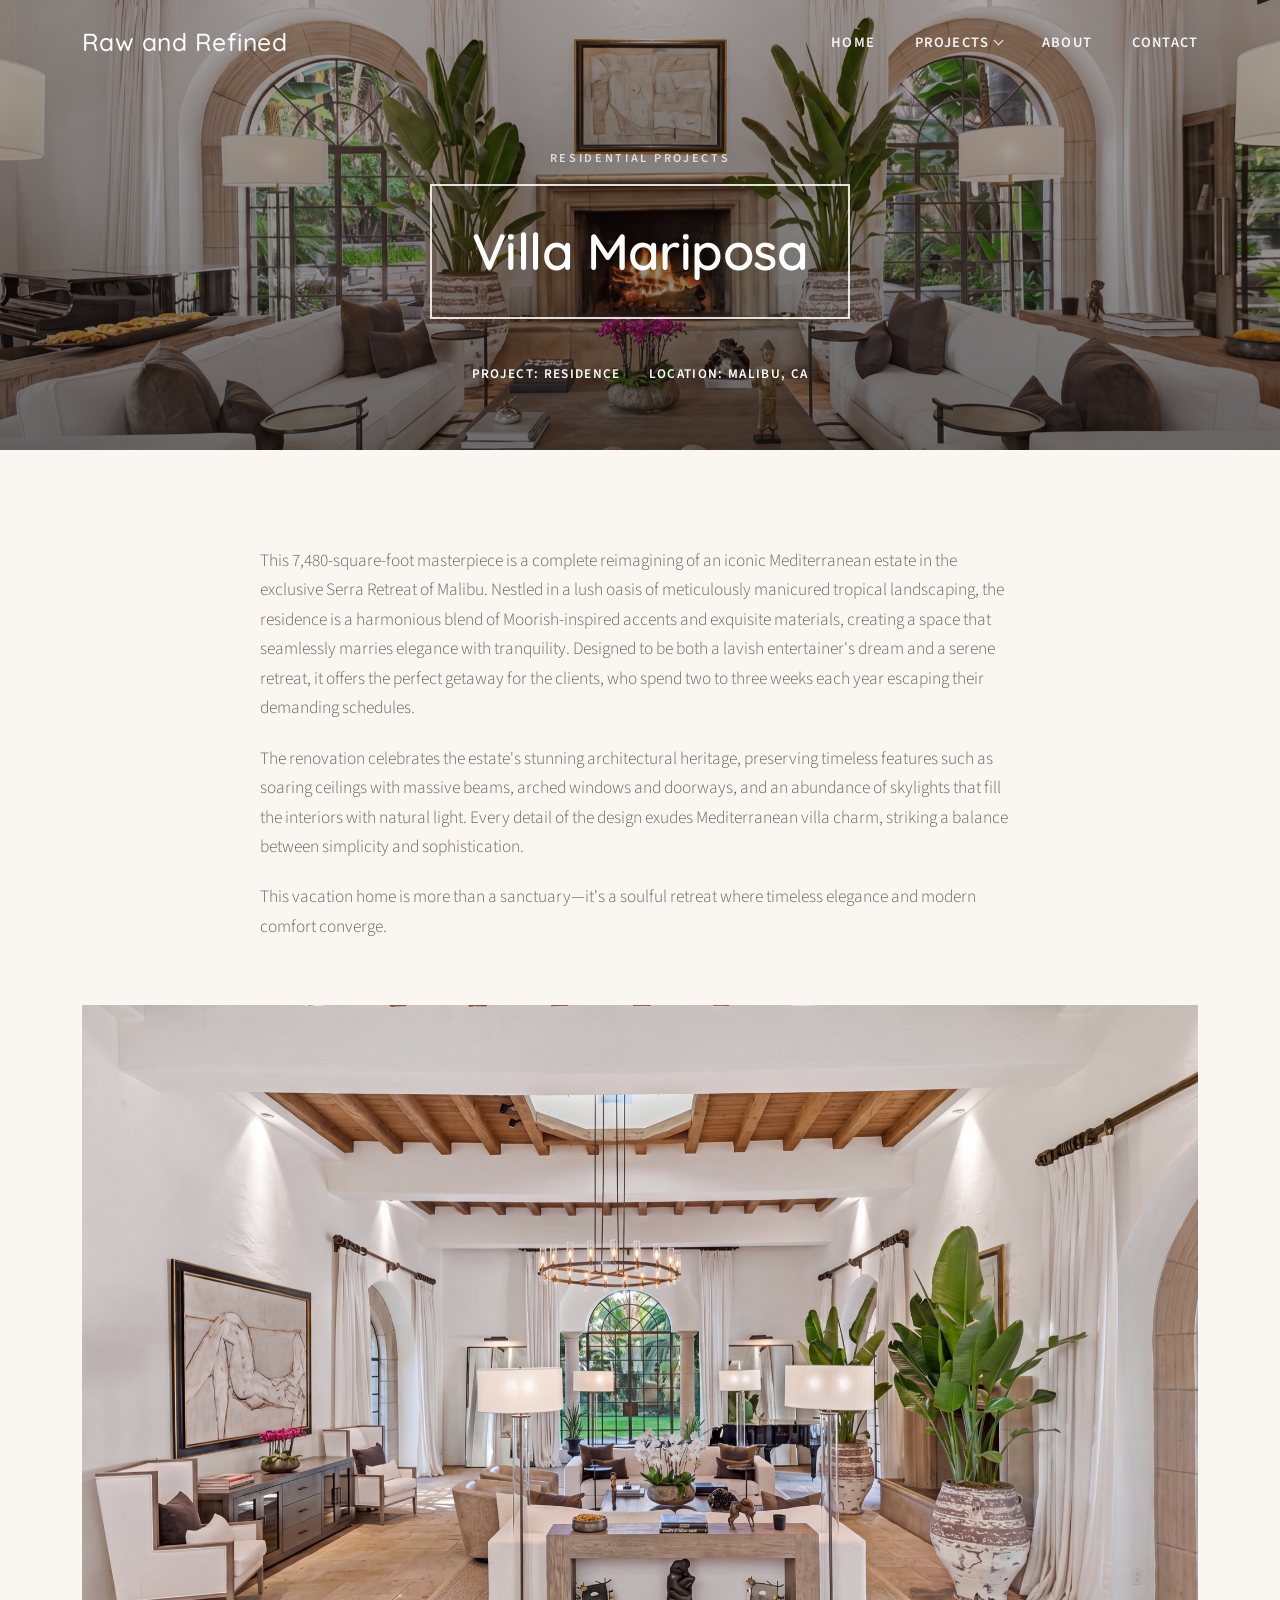
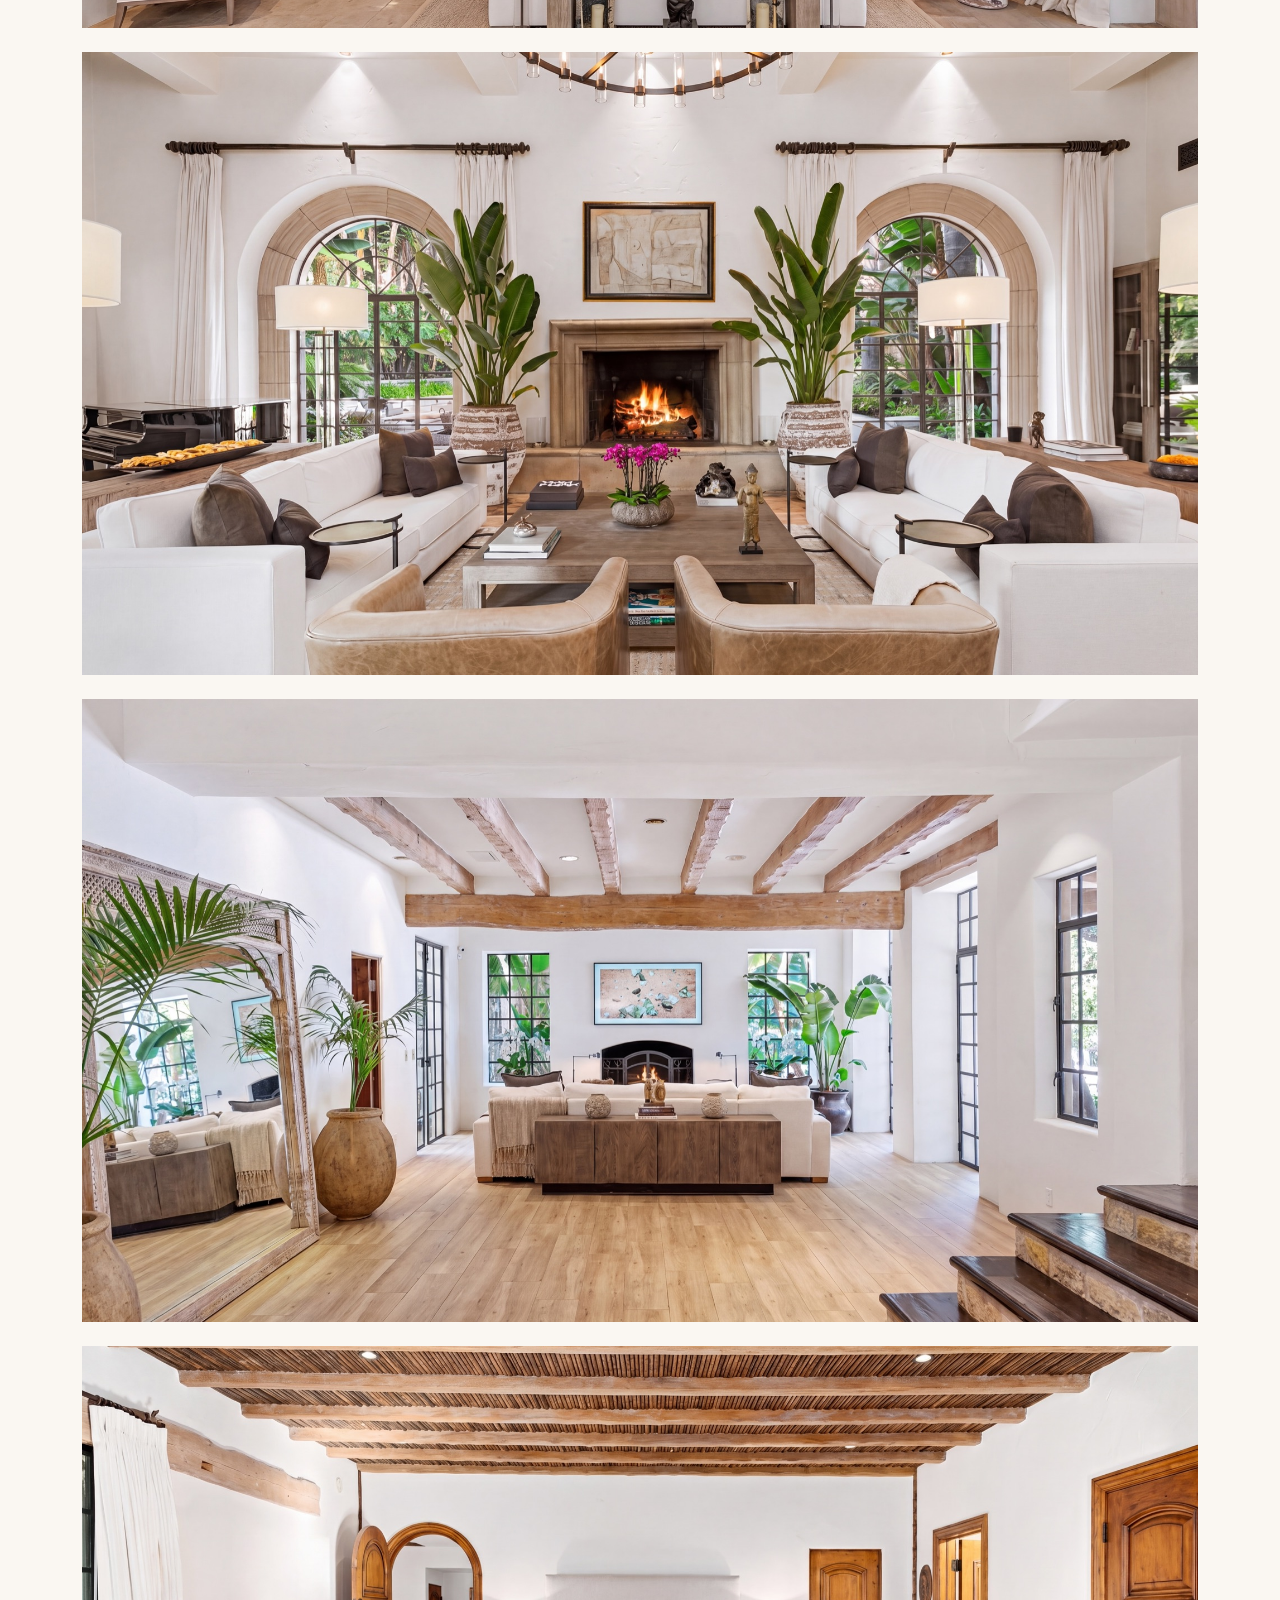
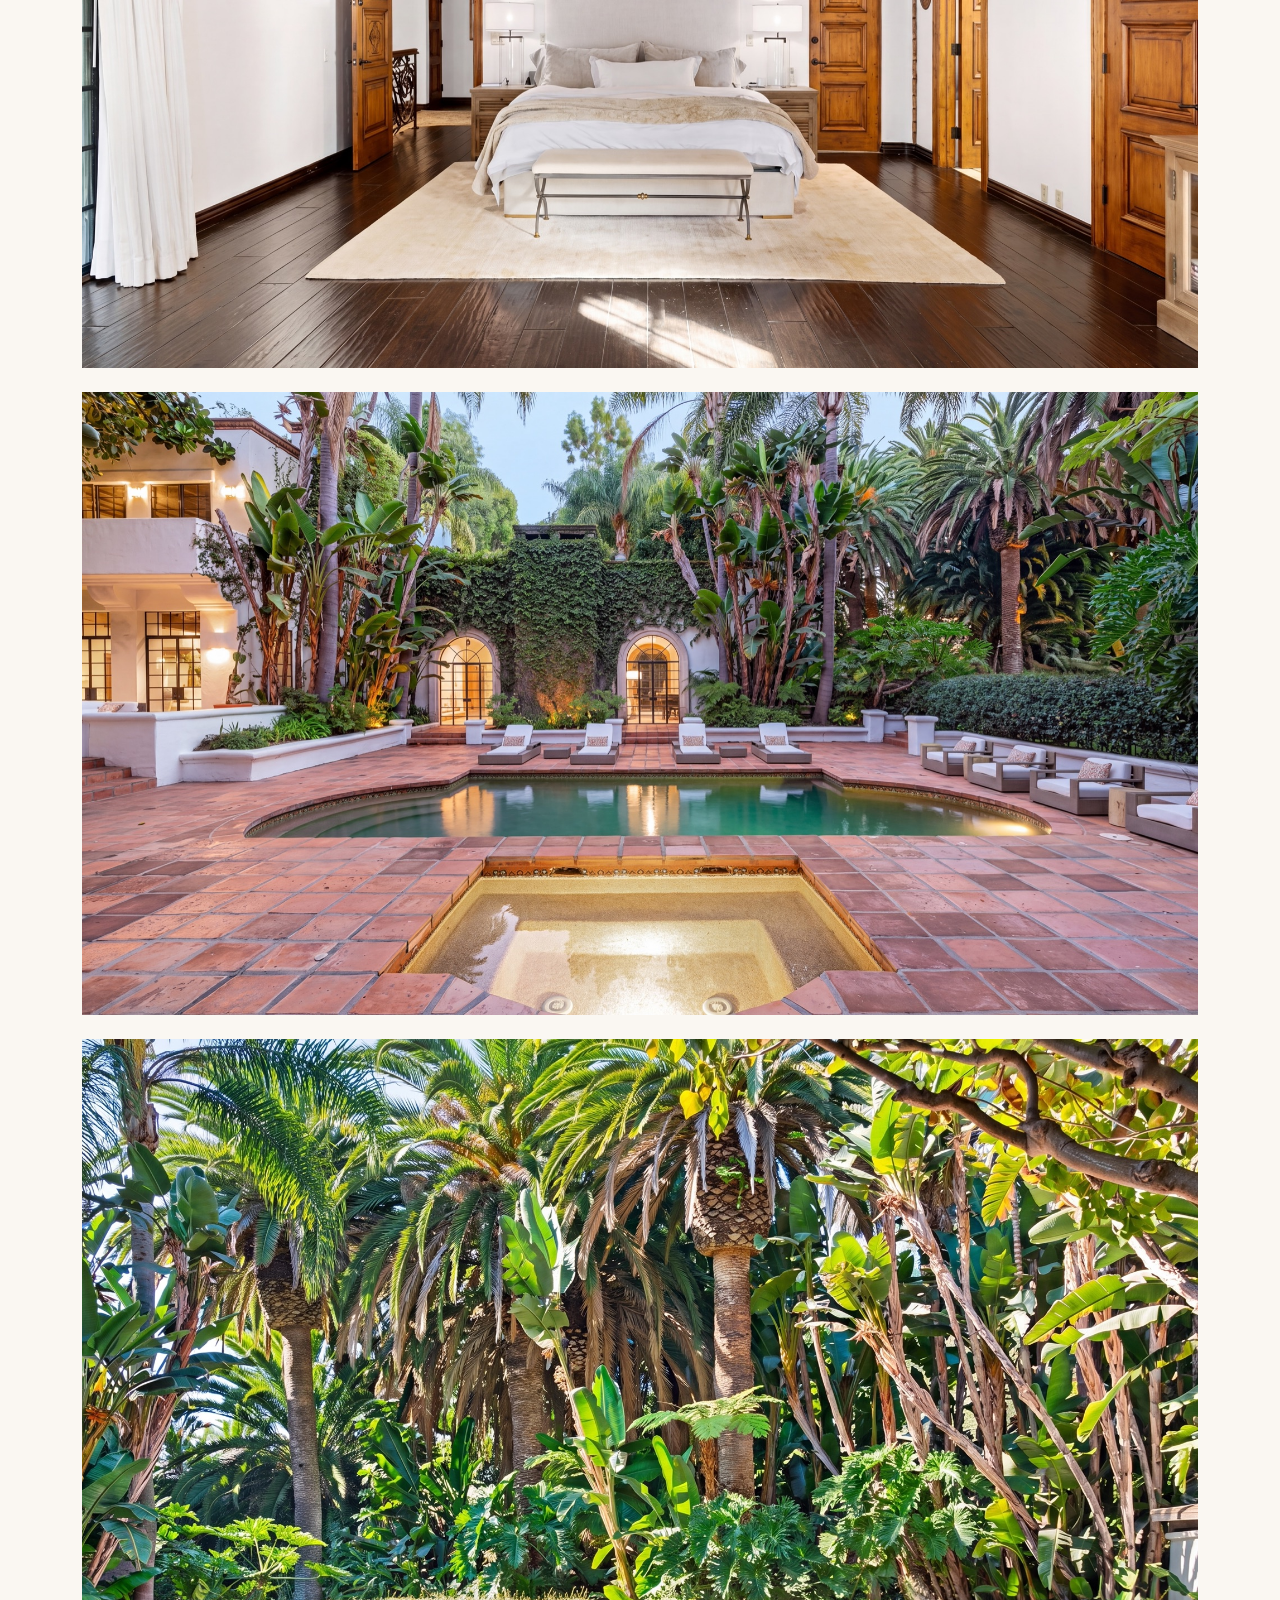
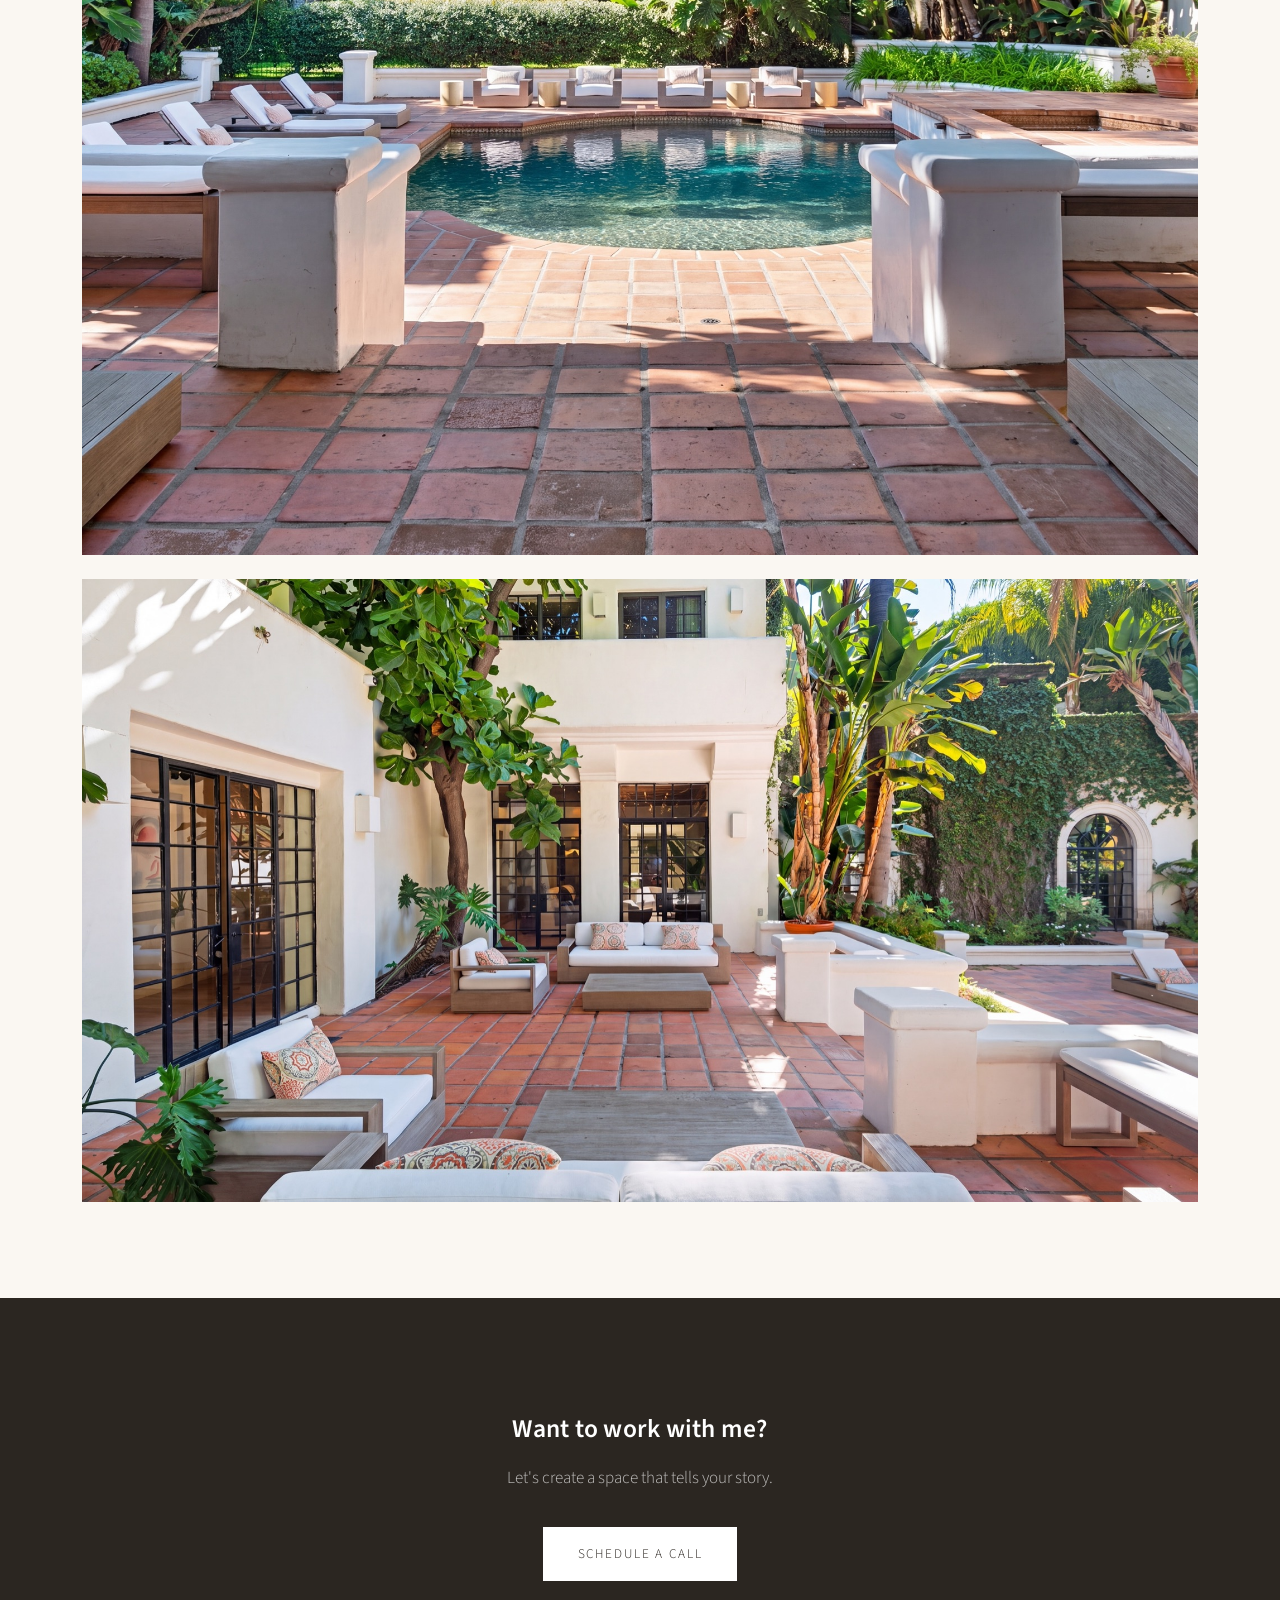
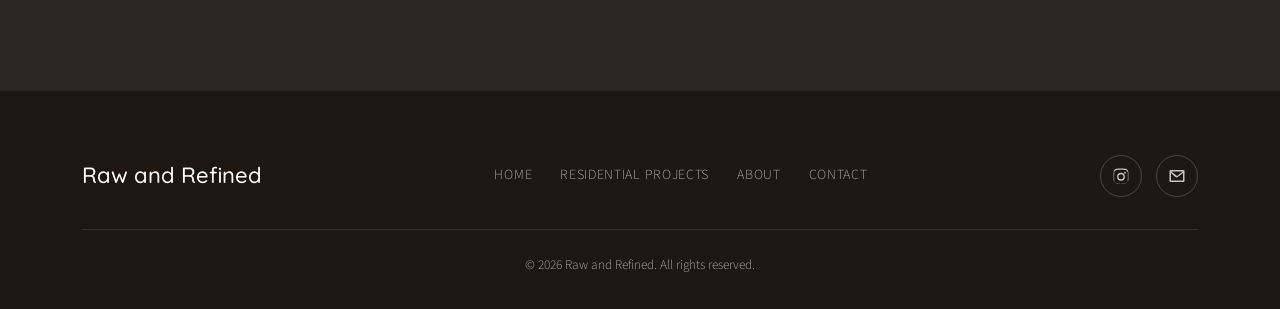
<file: projects/villa-mariposa.html>
<!DOCTYPE html>
<html lang="en">
<head>
<meta charset="UTF-8">
<meta name="viewport" content="width=device-width, initial-scale=1.0">
<title>Villa Mariposa | Raw and Refined</title>
<meta name="description" content="Villa Mariposa — a residential interior design project by Raw and Refined.">
<link rel="icon" type="image/png" href="../assets/img/favicon.png">
<link rel="stylesheet" href="../assets/css/style.css?v=1788717525">
</head>
<body>

<header class="site-header">
  <div class="container nav-inner">
    <a href="../index.html" class="brand">Raw and Refined</a>
    <button class="menu-btn" aria-label="Toggle menu"><span></span></button>
    <nav>
      <ul class="nav-links">
        <li><a href="../index.html">Home</a></li>
        <li class="nav-item-has-children">
          <a href="index.html">Projects</a>
          <ul class="submenu">
            <li><a href="villa-mariposa.html">Villa Mariposa</a></li>
            <li><a href="anderson-residence.html">Anderson Residence</a></li>
            <li><a href="camila-mcconaughey.html">Camila McConaughey</a></li>
            <li><a href="casa-bella.html">Casa Bella</a></li>
            <li><a href="catalogue-set-design.html">Catalogue Set Design</a></li>
          </ul>
        </li>
        <li><a href="../about.html">About</a></li>
        <li><a href="../contact.html">Contact</a></li>
      </ul>
    </nav>
  </div>
</header>

<section class="page-banner" style="background-image:url('../assets/img/projects/villa-mariposa/villa-mariposa-2.jpeg');">
  <div class="container page-banner-inner">
    <p class="eyebrow">Residential Projects</p>
    <h1>Villa Mariposa</h1>
    <div class="meta"><span>Project: Residence</span><span>Location: Malibu, CA</span></div>
  </div>
</section>

<section>
  <div class="container">
    <div class="project-copy">
    <p class="reveal-on-scroll">This 7,480-square-foot masterpiece is a complete reimagining of an iconic Mediterranean estate in the exclusive Serra Retreat of Malibu. Nestled in a lush oasis of meticulously manicured tropical landscaping, the residence is a harmonious blend of Moorish-inspired accents and exquisite materials, creating a space that seamlessly marries elegance with tranquility. Designed to be both a lavish entertainer's dream and a serene retreat, it offers the perfect getaway for the clients, who spend two to three weeks each year escaping their demanding schedules.</p>
    <p class="reveal-on-scroll">The renovation celebrates the estate's stunning architectural heritage, preserving timeless features such as soaring ceilings with massive beams, arched windows and doorways, and an abundance of skylights that fill the interiors with natural light. Every detail of the design exudes Mediterranean villa charm, striking a balance between simplicity and sophistication.</p>
    <p class="reveal-on-scroll">This vacation home is more than a sanctuary—it's a soulful retreat where timeless elegance and modern comfort converge.</p>
    </div>

    <div class="project-photos">
      <img class="reveal-on-scroll" src="../assets/img/projects/villa-mariposa/villa-mariposa-1.jpeg" alt="Villa Mariposa photo 1">
      <img class="reveal-on-scroll" src="../assets/img/projects/villa-mariposa/villa-mariposa-2.jpeg" alt="Villa Mariposa photo 2">
      <img class="reveal-on-scroll" src="../assets/img/projects/villa-mariposa/villa-mariposa-3.jpeg" alt="Villa Mariposa photo 3">
      <img class="reveal-on-scroll" src="../assets/img/projects/villa-mariposa/villa-mariposa-4.jpeg" alt="Villa Mariposa photo 4">
      <img class="reveal-on-scroll" src="../assets/img/projects/villa-mariposa/villa-mariposa-5.jpeg" alt="Villa Mariposa photo 5">
      <img class="reveal-on-scroll" src="../assets/img/projects/villa-mariposa/villa-mariposa-6.jpeg" alt="Villa Mariposa photo 6">
      <img class="reveal-on-scroll" src="../assets/img/projects/villa-mariposa/villa-mariposa-7.jpeg" alt="Villa Mariposa photo 7">
    </div>
  </div>
</section>

<section class="cta-band">
  <div class="container">
    <h2>Want to work with me?</h2>
    <p>Let's create a space that tells your story.</p>
    <a href="../contact.html" class="btn btn-light">Schedule a call</a>
  </div>
</section>

<footer class="site-footer">
  <div class="container">
    <div class="footer-inner">
      <div class="footer-brand">Raw and Refined</div>
      <ul class="footer-links">
        <li><a href="../index.html">Home</a></li>
        <li><a href="index.html">Residential Projects</a></li>
        <li><a href="../about.html">About</a></li>
        <li><a href="../contact.html">Contact</a></li>
      </ul>
      <div class="footer-social">
        <a class="icon-link" href="https://www.instagram.com/fabglamiedputri/" target="_blank" rel="noopener" aria-label="Instagram">
          <svg viewBox="0 0 24 24"><path d="M12 2.16c3.2 0 3.58.01 4.85.07 1.17.05 1.8.25 2.23.41.56.22.96.48 1.38.9.42.42.68.82.9 1.38.16.42.36 1.06.41 2.23.06 1.27.07 1.65.07 4.85s-.01 3.58-.07 4.85c-.05 1.17-.25 1.8-.41 2.23-.22.56-.48.96-.9 1.38-.42.42-.82.68-1.38.9-.42.16-1.06.36-2.23.41-1.27.06-1.65.07-4.85.07s-3.58-.01-4.85-.07c-1.17-.05-1.8-.25-2.23-.41-.56-.22-.96-.48-1.38-.9-.42-.42-.68-.82-.9-1.38-.16-.42-.36-1.06-.41-2.23-.06-1.27-.07-1.65-.07-4.85s.01-3.58.07-4.85c.05-1.17.25-1.8.41-2.23.22-.56.48-.96.9-1.38.42-.42.82-.68 1.38-.9.42-.16 1.06-.36 2.23-.41C8.42 2.17 8.8 2.16 12 2.16zm0 1.62c-3.14 0-3.5.01-4.74.07-1.03.05-1.6.22-1.97.36-.5.19-.85.42-1.22.8-.38.37-.6.72-.8 1.22-.14.37-.3.94-.36 1.97-.06 1.24-.07 1.6-.07 4.74s.01 3.5.07 4.74c.05 1.03.22 1.6.36 1.97.19.5.42.85.8 1.22.37.38.72.6 1.22.8.37.14.94.3 1.97.36 1.24.06 1.6.07 4.74.07s3.5-.01 4.74-.07c1.03-.05 1.6-.22 1.97-.36.5-.19.85-.42 1.22-.8.38-.37.6-.72.8-1.22.14-.37.3-.94.36-1.97.06-1.24.07-1.6.07-4.74s-.01-3.5-.07-4.74c-.05-1.03-.22-1.6-.36-1.97-.19-.5-.42-.85-.8-1.22a3.27 3.27 0 0 0-1.22-.8c-.37-.14-.94-.3-1.97-.36-1.24-.06-1.6-.07-4.74-.07zm0 4.05a5.17 5.17 0 1 1 0 10.34 5.17 5.17 0 0 1 0-10.34zm0 8.53a3.36 3.36 0 1 0 0-6.72 3.36 3.36 0 0 0 0 6.72zm6.58-8.74a1.21 1.21 0 1 1-2.42 0 1.21 1.21 0 0 1 2.42 0z"/></svg>
        </a>
        <a class="icon-link" href="mailto:putri@rawandrefinedco.com" aria-label="Email">
          <svg viewBox="0 0 24 24"><path d="M2 5.5A1.5 1.5 0 0 1 3.5 4h17A1.5 1.5 0 0 1 22 5.5v13a1.5 1.5 0 0 1-1.5 1.5h-17A1.5 1.5 0 0 1 2 18.5v-13zm2.2.5 7.36 5.75a.7.7 0 0 0 .88 0L19.8 6H4.2zM20 7.9l-6.98 5.46a2.7 2.7 0 0 1-3.34 0L4 7.9V18h16V7.9z"/></svg>
        </a>
      </div>
    </div>
    <div class="footer-bottom">&copy; 2026 Raw and Refined. All rights reserved.</div>
  </div>
</footer>

<script src="../assets/js/main.js?v=1788717525"></script>
</body>
</html>
</file>
<file: assets/css/style.css>
/* Raw and Refined — Interior Design
   Self-hosted rebuild of the Google Sites original. */

@import url('https://fonts.googleapis.com/css2?family=Quicksand:wght@300;400;500;600;700&family=Source+Sans+Pro:wght@400;600;700&display=swap');

:root {
  --color-bg: #faf7f2;
  --color-bg-alt: #f1ebe1;
  --color-text: #2b2621;
  --color-text-soft: #6b6259;
  --color-line: #e2d9cb;
  --color-accent: #a9855f;
  --color-overlay: rgba(20, 16, 12, 0.38);
  --font-display: 'Quicksand', -apple-system, 'Segoe UI', sans-serif;
  --font-body: 'Source Sans Pro', -apple-system, 'Segoe UI', sans-serif;
  --container: 1180px;
  --nav-height: 84px;
}

* { box-sizing: border-box; }

html { scroll-behavior: smooth; font-size: 17px; }

body {
  margin: 0;
  background: var(--color-bg);
  color: var(--color-text);
  font-family: var(--font-body);
  font-weight: 300;
  line-height: 1.7;
  -webkit-font-smoothing: antialiased;
}

body.home-page { background: #211d1a; }
body.home-page .section-head h2 { color: #f6f1e9; }
body.home-page .section-head .eyebrow { color: var(--color-accent); }

img { max-width: 100%; display: block; }

a { color: inherit; text-decoration: none; }

.container {
  max-width: var(--container);
  margin: 0 auto;
  padding: 0 32px;
}

h1, h2, h3, h4 {
  font-family: var(--font-body);
  font-weight: 600;
  letter-spacing: 0.01em;
  margin: 0 0 0.5em;
}

h1 {
  font-family: var(--font-display);
  font-weight: 400;
  letter-spacing: -0.01em;
}

p { margin: 0 0 1.2em; }

.eyebrow {
  font-family: var(--font-body);
  font-size: 0.72rem;
  letter-spacing: 0.22em;
  text-transform: uppercase;
  color: var(--color-accent);
}

/* ---------- Header / Nav ---------- */

.site-header {
  position: fixed;
  top: 0; left: 0; right: 0;
  z-index: 100;
  height: var(--nav-height);
  display: flex;
  align-items: center;
  transition: background 0.35s ease, box-shadow 0.35s ease;
}

.site-header.is-solid,
.site-header.is-open {
  background: rgba(0, 0, 0, 0.8);
  box-shadow: none;
  backdrop-filter: blur(8px);
}

.nav-inner {
  width: 100%;
  display: flex;
  align-items: center;
  justify-content: space-between;
}

.brand {
  font-family: var(--font-display);
  font-size: 1.45rem;
  font-weight: 500;
  letter-spacing: 0.02em;
  color: #fff;
  transition: color 0.35s ease;
}

.nav-links {
  display: flex;
  align-items: center;
  gap: 40px;
  list-style: none;
  margin: 0; padding: 0;
}

.nav-links a, .nav-toggle-label {
  font-size: 0.85rem;
  font-weight: 600;
  letter-spacing: 0.08em;
  text-transform: uppercase;
  color: #fff;
  transition: color 0.35s ease, opacity 0.2s ease;
  opacity: 0.92;
}

@media (min-width: 881px) {
  .site-header.is-solid .submenu a,
  .site-header.is-open .submenu a { color: #f1ebe1; }
}

.nav-links a:hover { opacity: 1; color: var(--color-accent); }

.nav-item-has-children { position: relative; }

.nav-item-has-children > a::after {
  content: '';
  display: inline-block;
  width: 6px; height: 6px;
  margin-left: 6px;
  border-right: 1px solid currentColor;
  border-bottom: 1px solid currentColor;
  transform: translateY(-3px) rotate(45deg);
}

.submenu {
  position: absolute;
  top: 100%;
  left: -20px;
  min-width: 230px;
  padding: 14px 0;
  margin: 14px 0 0;
  list-style: none;
  background: #211c17;
  box-shadow: 0 18px 40px rgba(0,0,0,0.25);
  opacity: 0;
  visibility: hidden;
  transform: translateY(8px);
  transition: opacity 0.25s ease, transform 0.25s ease, visibility 0.25s ease;
}
.submenu li { margin: 0; padding: 0; }

.nav-item-has-children:hover .submenu,
.nav-item-has-children:focus-within .submenu,
.nav-item-has-children.is-open .submenu {
  opacity: 1;
  visibility: visible;
  transform: translateY(0);
}

.submenu a {
  display: block;
  padding: 10px 24px;
  color: #f1ebe1;
  opacity: 0.85;
  font-size: 0.8rem;
}
.submenu a:hover { opacity: 1; color: var(--color-accent); background: rgba(255,255,255,0.04); }

.nav-toggle {
  display: none;
}

/* Mobile nav */
.menu-btn {
  display: none;
  width: 26px; height: 20px;
  position: relative;
  background: none; border: 0; cursor: pointer;
  z-index: 110;
}
.menu-btn span, .menu-btn::before, .menu-btn::after {
  content: '';
  position: absolute; left: 0; right: 0;
  height: 1.5px;
  background: #fff;
  transition: all 0.3s ease;
}
.menu-btn::before { top: 0; }
.menu-btn span { top: 9px; }
.menu-btn::after { top: 18px; }

.site-header.is-open .menu-btn::before { transform: translateY(9px) rotate(45deg); }
.site-header.is-open .menu-btn span { opacity: 0; }
.site-header.is-open .menu-btn::after { transform: translateY(-9px) rotate(-45deg); }

@media (max-width: 880px) {
  .menu-btn { display: block; margin-left: auto; }
  .nav-links {
    position: fixed;
    top: var(--nav-height); left: 0; right: 0;
    height: calc(100vh - var(--nav-height));
    background: rgba(0, 0, 0, 0.8);
    backdrop-filter: blur(8px);
    flex-direction: column;
    align-items: flex-start;
    gap: 0;
    padding: 12px 32px 40px;
    transform: translateX(100%);
    transition: transform 0.35s ease;
    overflow-y: auto;
  }
  .site-header.is-open .nav-links { transform: translateX(0); }
  .nav-links li { width: 100%; border-bottom: 1px solid rgba(255,255,255,0.15); }
  .nav-links a, .nav-toggle-label { display: block; padding: 16px 0; }
  .submenu {
    position: static; opacity: 1; visibility: visible; transform: none;
    background: none; box-shadow: none; margin: 0 0 8px; padding: 0;
    display: block;
  }
  .submenu li { border-bottom: none; width: auto; }
  .submenu a { color: #f1ebe1; padding: 12px 24px; opacity: 0.9; }
  .submenu a:hover { opacity: 1; }
  .nav-item-has-children > a::after { display: none; }
}

/* ---------- Hero ---------- */

.hero {
  position: relative;
  height: 100vh;
  min-height: 560px;
  display: flex;
  align-items: flex-end;
  overflow: hidden;
  color: #fff;
}

.hero-bg {
  position: absolute; inset: 0;
  z-index: 0;
  background-size: cover;
  background-position: center;
  opacity: 0;
  transform: scale(1);
  animation: heroFadeIn 2.2s ease-out forwards, heroZoomIn 16s ease-out forwards;
}

@keyframes heroFadeIn {
  from { opacity: 0; }
  to { opacity: 1; }
}

@keyframes heroZoomIn {
  from { transform: scale(1); }
  to { transform: scale(1.15); }
}

.hero::before {
  content: '';
  position: absolute; inset: 0;
  z-index: 1;
  background: linear-gradient(180deg, rgba(15,12,9,0.35) 0%, rgba(15,12,9,0.15) 45%, rgba(15,12,9,0.55) 100%);
}

.hero-inner {
  position: relative;
  z-index: 2;
  width: 100%;
  padding-bottom: 96px;
  text-align: center;
}

.hero h1 {
  font-size: clamp(2.1rem, 4.4vw, 3.6rem);
  font-weight: 400;
  line-height: 1.2;
  max-width: 820px;
  margin: 0 auto 0.35em;
  text-shadow: 0 2px 6px rgba(0,0,0,0.5), 0 10px 30px rgba(0,0,0,0.45);
}

.hero p.hero-sub {
  font-family: var(--font-body);
  font-size: calc(0.95rem + 2px);
  letter-spacing: 0.04em;
  color: rgba(255,255,255,0.85);
  margin-bottom: 2em;
  text-shadow: 0 2px 6px rgba(0,0,0,0.55), 0 6px 20px rgba(0,0,0,0.4);
}

.reveal-line {
  opacity: 0;
  transform: translateY(28px);
}
.hero .reveal-line {
  transition-property: opacity, transform;
  transition-timing-function: cubic-bezier(0.16, 1, 0.3, 1);
}
.hero .reveal-h1 { transition-duration: 1.5s; }
.hero .reveal-sub { transition-duration: 2s; }
.hero .reveal-cta {
  transition-property: opacity, transform, background, color;
  transition-duration: 1.5s, 1.5s, 0.3s, 0.3s;
  transition-timing-function: cubic-bezier(0.16, 1, 0.3, 1), cubic-bezier(0.16, 1, 0.3, 1), ease, ease;
}
.reveal-line.is-visible {
  opacity: 1;
  transform: translateY(0);
}

.hero-scroll {
  position: absolute;
  z-index: 2;
  bottom: 34px; left: 50%;
  transform: translateX(-50%);
  width: 34px; height: 34px;
  border: 1px solid rgba(255,255,255,0.6);
  border-radius: 50%;
  display: flex; align-items: center; justify-content: center;
  animation: bob 2.4s ease-in-out infinite;
  opacity: 0;
  transition: opacity 1s ease;
}
.hero-scroll.is-visible { opacity: 1; }
@keyframes bob { 0%,100% { transform: translate(-50%,0); } 50% { transform: translate(-50%,6px); } }

/* Page (non-hero) header banner for interior pages */
.page-banner {
  height: 50vh;
  min-height: 420px;
  position: relative;
  background-size: cover;
  background-position: center;
  display: flex;
  align-items: center;
  color: #fff;
}
.page-banner::before {
  content: '';
  position: absolute; inset: 0;
  background: linear-gradient(180deg, rgba(15,12,9,0.3) 0%, rgba(15,12,9,0.58) 100%);
}
.page-banner-inner { position: relative; padding-top: var(--nav-height); text-align: center; width: 100%; }
.page-banner .eyebrow { color: rgba(255,255,255,0.75); font-weight: 600; }
.page-banner h1 {
  display: inline-block;
  font-size: clamp(2rem, 4vw, 3rem);
  font-weight: 600;
  border: 2px solid rgba(255,255,255,0.85);
  padding: 22px 40px;
  margin: 0 0 0.6em;
}
.page-banner .meta {
  display: flex; gap: 28px; flex-wrap: wrap; justify-content: center;
  font-size: 0.78rem; font-weight: 600; letter-spacing: 0.1em; text-transform: uppercase;
  color: #fff; margin-top: 14px;
}

/* ---------- Buttons ---------- */

.btn {
  display: inline-block;
  padding: 15px 34px;
  border: 1px solid currentColor;
  font-size: 0.78rem;
  letter-spacing: 0.14em;
  text-transform: uppercase;
  transition-property: background, color;
  transition-duration: 0.3s;
  transition-timing-function: ease;
}
.btn-light { color: var(--color-text); background: #fff; border-color: #fff; }
.hero .btn-light { box-shadow: 0 4px 20px rgba(0,0,0,0.35); }
.btn-light:hover { background: transparent; color: #fff; border-color: #fff; }
.btn-dark { color: var(--color-text); border-color: var(--color-text); }
.btn-dark:hover { background: var(--color-text); color: var(--color-bg); }

/* ---------- Sections ---------- */

section { padding: 96px 0; }
.section-tight { padding: 64px 0; }
.section-alt { background: var(--color-bg-alt); }

.section-head { max-width: 640px; margin: 0 auto 56px; text-align: center; }
.section-head h2 { font-size: clamp(1.8rem, 3vw, 2.5rem); }

/* Gallery grid on home — masonry: one tall image beside a stacked pair */
.grid-gallery {
  display: flex;
  flex-direction: column;
  gap: 18px;
}
.gg-row {
  display: flex;
  gap: 18px;
  align-items: stretch;
}
.gg-row:nth-child(even) { flex-direction: row-reverse; }
.gg-tall {
  flex: 1.15;
  position: relative;
  display: block;
  overflow: hidden;
}
.gg-stack {
  flex: 1;
  display: flex;
  flex-direction: column;
  gap: 18px;
}
.gg-stack a {
  flex: 1;
  position: relative;
  display: block;
  overflow: hidden;
  min-height: 0;
}
.grid-gallery img {
  width: 100%; height: 100%; object-fit: cover;
  transition: transform 0.6s ease;
}
.grid-gallery a:hover img { transform: scale(1.06); }

@media (max-width: 720px) {
  .gg-row, .gg-row:nth-child(even) { flex-direction: column; }
  .gg-stack { flex-direction: row; }
}

/* Project cards (projects index) */
.project-grid {
  display: grid;
  grid-template-columns: repeat(2, 1fr);
  gap: 40px 32px;
}
.project-card { display: block; }
.project-card .thumb {
  aspect-ratio: 3/2;
  overflow: hidden;
  margin-bottom: 20px;
}
.project-card img { width: 100%; height: 100%; object-fit: cover; transition: transform 0.6s ease; }
.project-card:hover img { transform: scale(1.05); }
.project-card h3 { font-size: 1.5rem; margin-bottom: 0.2em; }
.project-card .loc { font-size: 0.78rem; letter-spacing: 0.08em; text-transform: uppercase; color: var(--color-text-soft); }

@media (max-width: 720px) {
  .project-grid { grid-template-columns: 1fr; }
}

/* Project detail body */
.project-copy {
  max-width: 760px;
  margin: 0 auto 64px;
}
.project-copy p { color: var(--color-text-soft); font-size: 1.02rem; }

.reveal-on-scroll {
  opacity: 0;
  transform: translateY(28px);
  transition: opacity 0.7s ease, transform 0.7s ease;
}
.reveal-on-scroll.is-visible {
  opacity: 1;
  transform: translateY(0);
}

.project-photos {
  display: flex;
  flex-direction: column;
  gap: 24px;
}
.project-photos img { width: 100%; }

@media (max-width: 720px) {
  .project-photos { gap: 14px; }
}

/* CTA band */
.cta-band {
  text-align: center;
  padding: 110px 0;
  background: var(--color-text);
  color: #fff;
}
.cta-band h2 { color: #fff; }
.cta-band p { color: rgba(255,255,255,0.7); max-width: 520px; margin: 0 auto 2em; }

/* About page */
.about-block { max-width: 760px; margin: 0 auto; }
.about-block h3 { font-size: 1.6rem; margin-top: 1.6em; }
.about-block p { color: var(--color-text-soft); }

/* Contact / bio page */
.bio-layout {
  display: grid;
  grid-template-columns: 220px 1fr;
  gap: 56px;
  align-items: start;
}
.bio-layout-single { grid-template-columns: 1fr; max-width: 760px; }
.career-logo {
  width: 88px;
  margin-bottom: 12px;
}
.bio-name { font-size: 2rem; margin-bottom: 0.1em; }
.bio-title { color: var(--color-accent); font-size: 0.85rem; letter-spacing: 0.08em; text-transform: uppercase; margin-bottom: 1.4em; }
.bio-block p { color: var(--color-text-soft); }
.contact-links { display: flex; gap: 18px; margin-top: 1.6em; }
.icon-link {
  width: 42px; height: 42px;
  border: 1px solid var(--color-line);
  border-radius: 50%;
  display: flex; align-items: center; justify-content: center;
  transition: background 0.3s ease, border-color 0.3s ease;
}
.icon-link:hover { background: var(--color-text); border-color: var(--color-text); }
.icon-link:hover svg { fill: #fff; }
.icon-link svg { width: 18px; height: 18px; fill: var(--color-text); transition: fill 0.3s ease; }

.timeline { margin-top: 2.4em; }
.timeline-row {
  display: grid;
  grid-template-columns: 130px 1fr;
  gap: 24px;
  padding: 20px 0;
  border-top: 1px solid var(--color-line);
}
.timeline-row:last-child { border-bottom: 1px solid var(--color-line); }
.timeline-year { font-family: var(--font-display); font-size: 1.1rem; color: var(--color-accent); }
.timeline-row h4 { margin: 0 0 0.2em; font-size: 1.05rem; }
.timeline-row p { margin: 0; color: var(--color-text-soft); font-size: 0.95rem; }

@media (max-width: 720px) {
  .bio-layout { grid-template-columns: 1fr; }
  .timeline-row { grid-template-columns: 90px 1fr; }
}

/* ---------- Footer ---------- */

.site-footer {
  background: #1c1712;
  color: rgba(255,255,255,0.6);
  padding: 64px 0 32px;
}
.footer-inner {
  display: flex;
  justify-content: space-between;
  align-items: center;
  flex-wrap: wrap;
  gap: 24px;
  padding-bottom: 32px;
  border-bottom: 1px solid rgba(255,255,255,0.1);
}
.footer-brand { font-family: var(--font-display); font-size: 1.3rem; font-weight: 500; color: #fff; }
.footer-links { display: flex; gap: 28px; list-style: none; margin: 0; padding: 0; font-size: 0.82rem; letter-spacing: 0.05em; text-transform: uppercase; }
.footer-links a:hover { color: var(--color-accent); }
.footer-social { display: flex; gap: 14px; }
.footer-social .icon-link { border-color: rgba(255,255,255,0.2); }
.footer-social .icon-link svg { fill: rgba(255,255,255,0.75); }
.footer-social .icon-link:hover { background: var(--color-accent); border-color: var(--color-accent); }
.footer-social .icon-link:hover svg { fill: #fff; }
.footer-bottom { padding-top: 24px; font-size: 0.78rem; text-align: center; }
</file>
